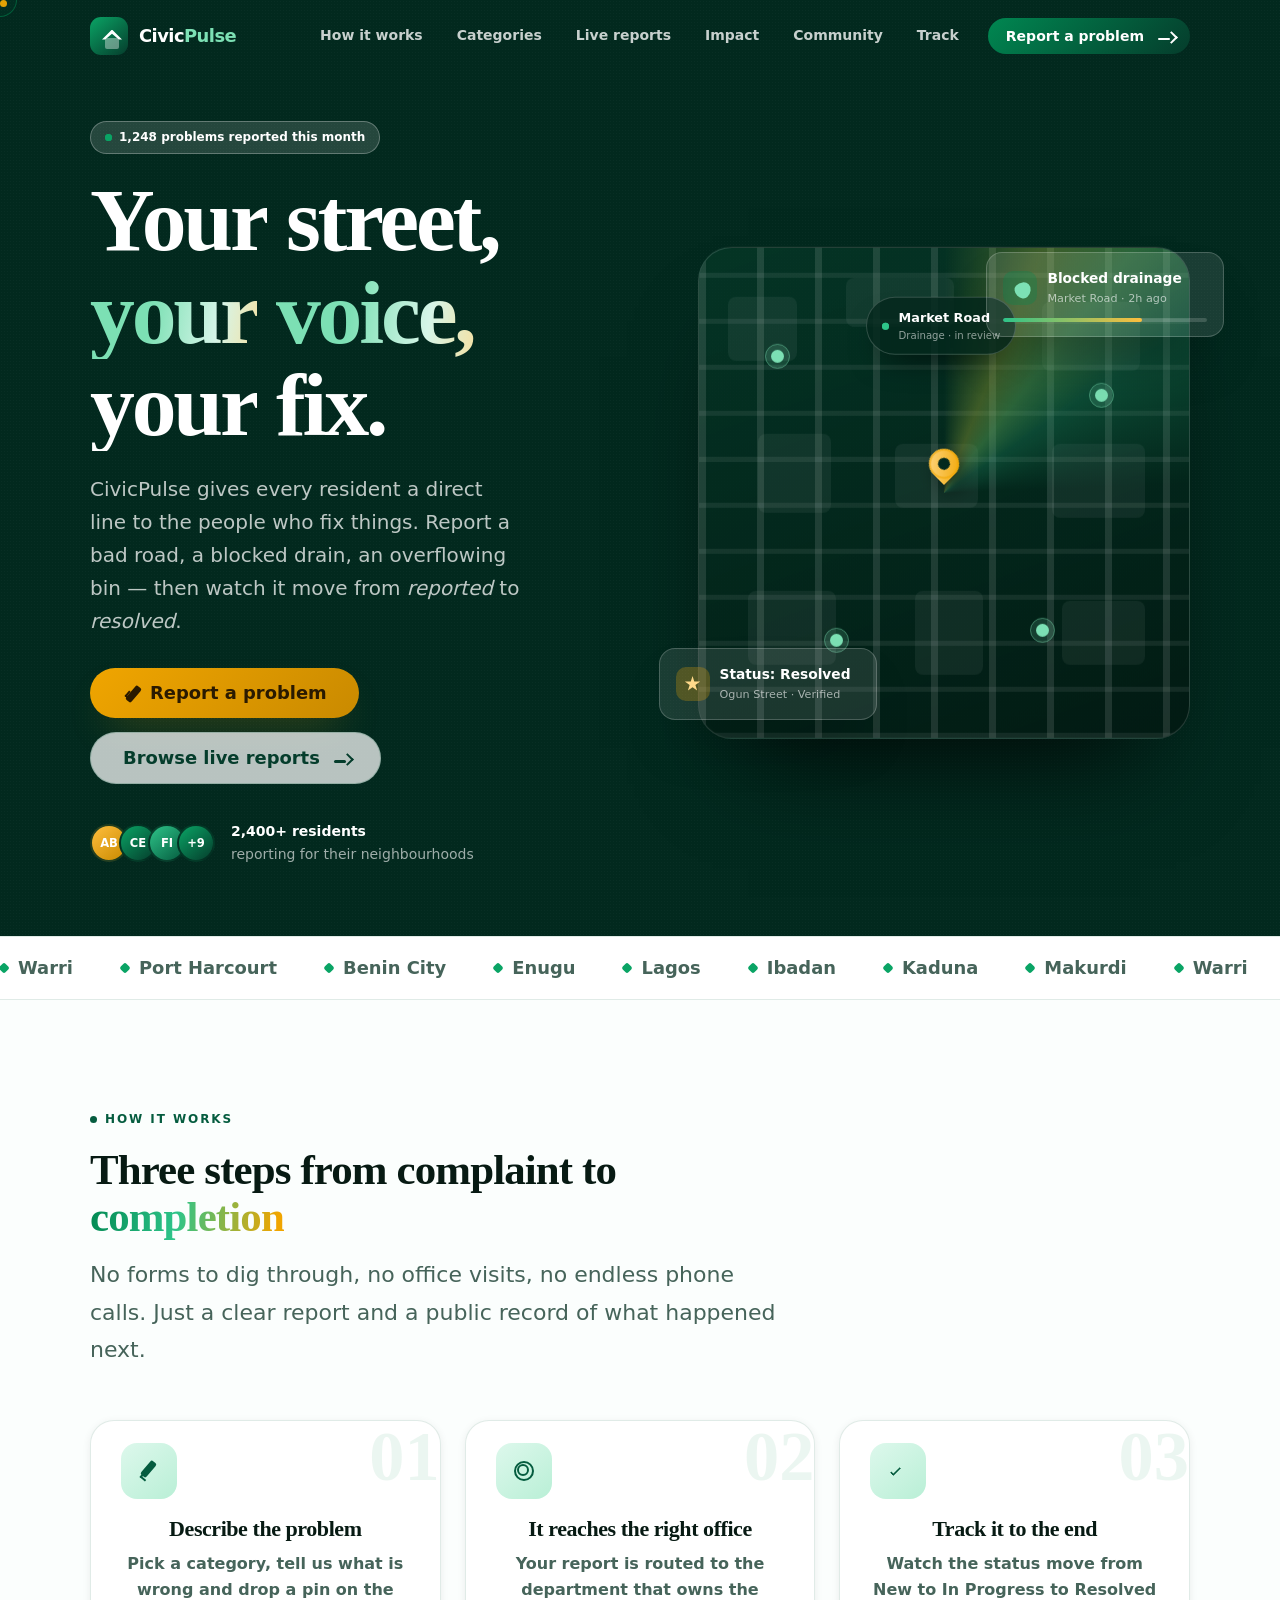
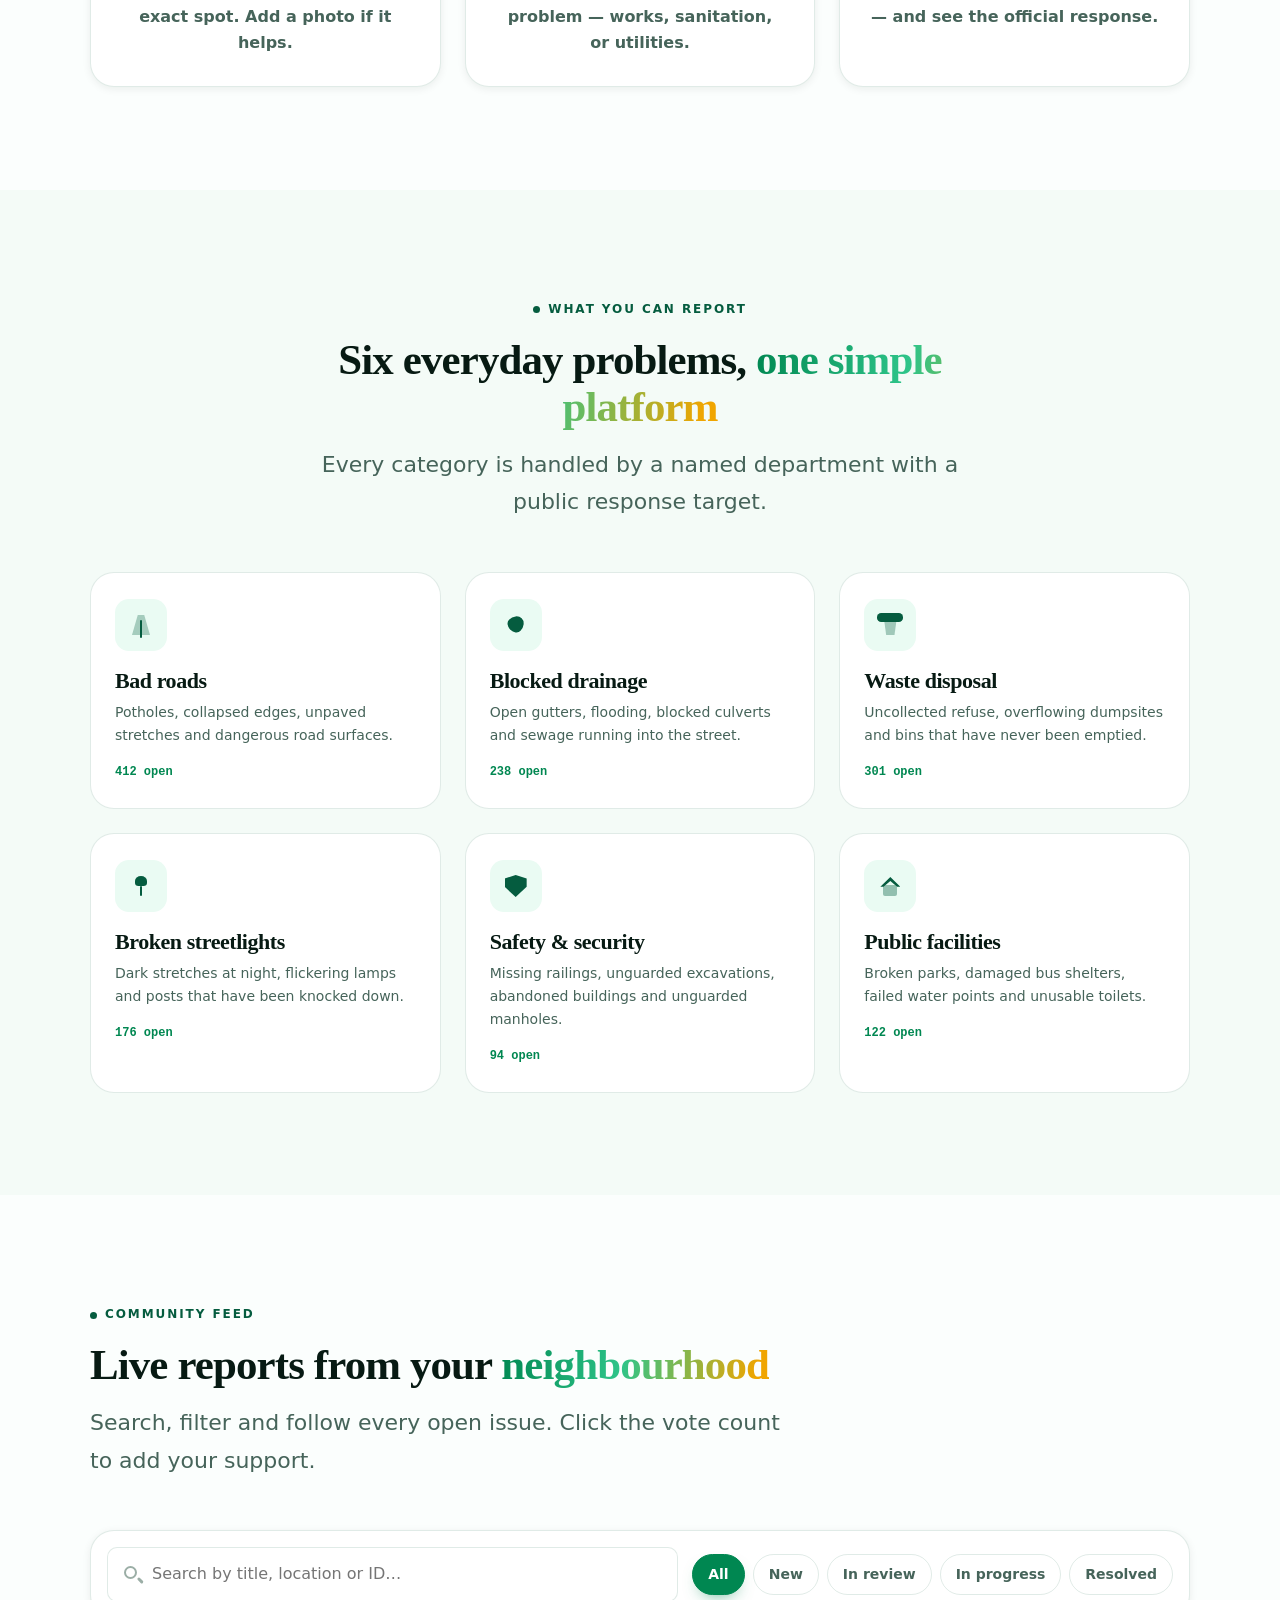
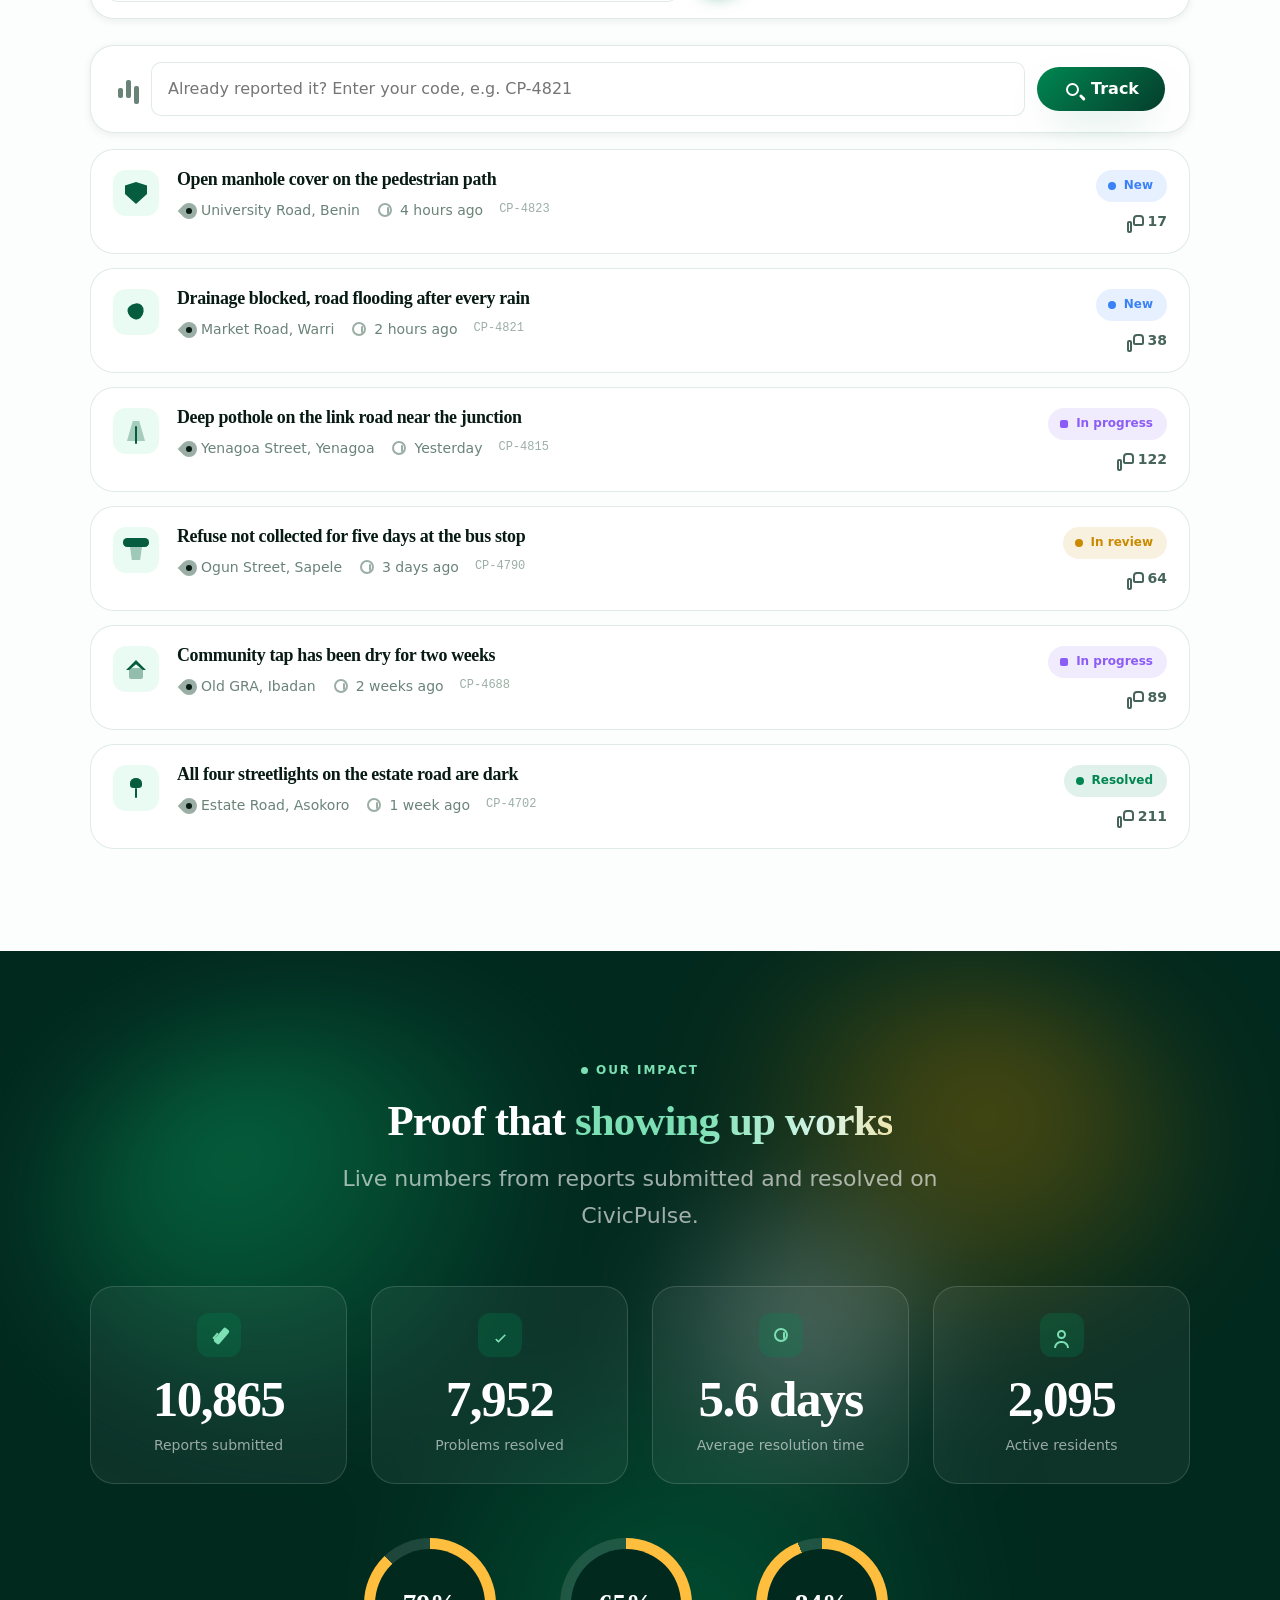
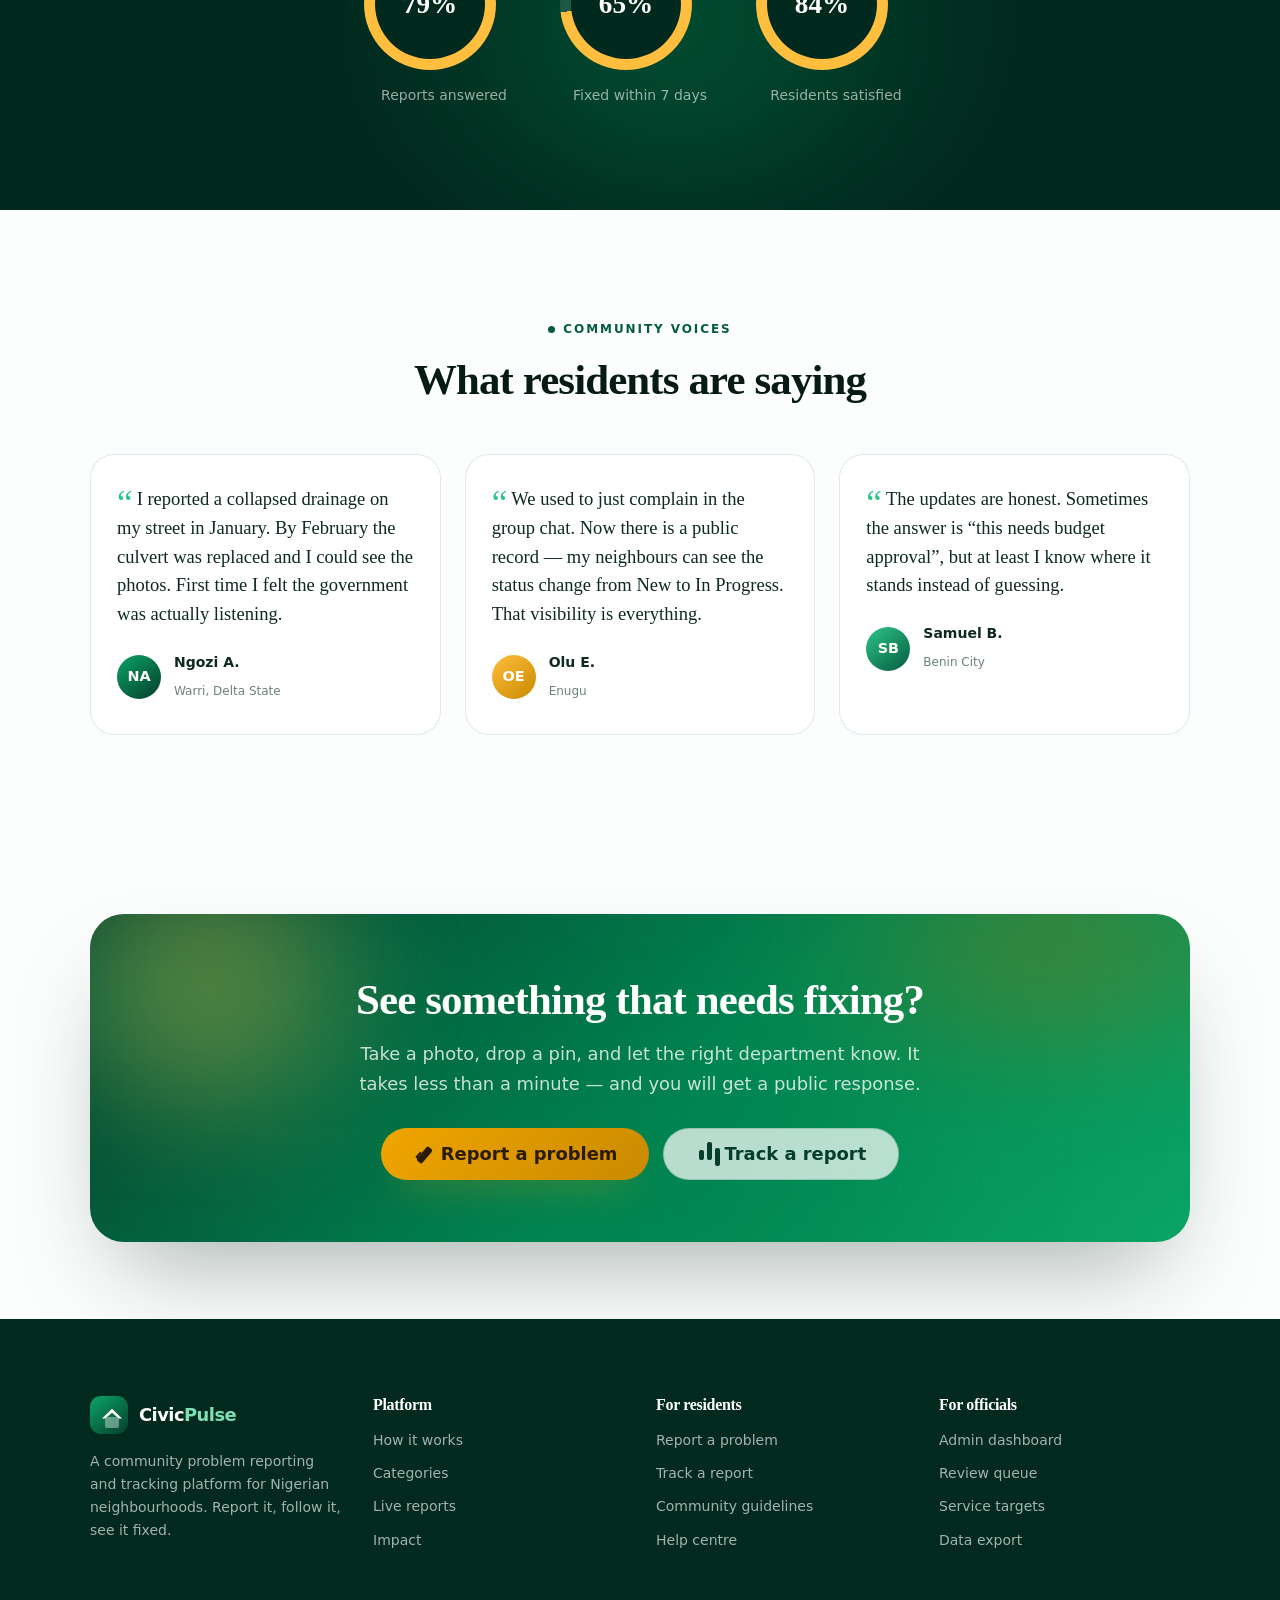
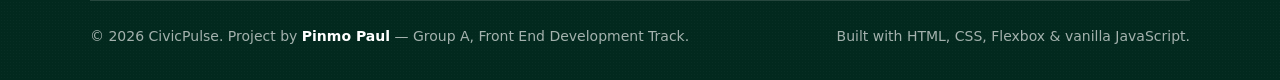
<file: index.html>
<!DOCTYPE html>
<html lang="en">
<head>
<meta charset="UTF-8" />
<meta name="viewport" content="width=device-width, initial-scale=1" />
<title>CivicPulse — Report &amp; Track Community Problems</title>
<meta name="description" content="CivicPulse lets residents report bad roads, blocked drainage, poor waste disposal and broken streetlights — and track exactly what is being done about them." />
<meta name="author" content="Pinmo Paul" />
<meta name="theme-color" content="#008751" />

<link rel="stylesheet" href="assets/css/base.css" />
<link rel="stylesheet" href="assets/css/animations.css" />
<link rel="stylesheet" href="assets/css/app.css" />
<link rel="stylesheet" href="assets/css/pages.css" />
<link rel="icon" href="[data-uri]" />

<script>
  // We hide the page content with css until the animation script is
  // ready to show it again. If that script does not load, we take the
  // class off after 3 seconds so the page is never left blank.
  document.documentElement.classList.add("cp-motion");
  setTimeout(function () {
    if (!window.cpReady) {
      document.documentElement.classList.remove("cp-motion");
    }
  }, 3000);
</script>
</head>

<body data-cursor="on">

<!-- Scroll progress bar -->
<div class="cp-progress" data-progress aria-hidden="true"></div>

<!-- HEADER -->
<header class="header header--over-dark" data-header>
  <nav class="container nav" aria-label="Main navigation">
    <a href="#home" class="nav__brand">
      <span class="nav__mark" aria-hidden="true">
        <span class="ico ico--home ico--sm"></span>
      </span>
      <span class="nav__brand-text">Civic<span>Pulse</span></span>
    </a>

    <button class="nav__toggle" data-nav-toggle aria-label="Toggle menu" aria-expanded="false">
      <span class="ico ico--menu"></span>
    </button>

    <div class="nav__links" id="nav-links" data-nav-links>
      <a href="#how"        class="nav__link" data-nav-link>How it works</a>
      <a href="#categories" class="nav__link" data-nav-link>Categories</a>
      <a href="#reports"    class="nav__link" data-nav-link>Live reports</a>
      <a href="#impact"     class="nav__link" data-nav-link>Impact</a>
      <a href="#voices"     class="nav__link" data-nav-link>Community</a>
      <a href="track.html"  class="nav__link" data-nav-link>Track</a>
      <a href="report.html" class="btn btn--primary btn--sm nav__cta" data-ripple data-magnetic="0.18">
        Report a problem
        <span class="ico ico--arrow ico--sm"></span>
      </a>
    </div>
  </nav>
</header>

<main>

<!-- HERO -->
<section class="hero cp-grain" id="home">
  <div class="hero__bg">
    <div class="cp-gradient-flow"></div>
    <div class="cp-aurora" aria-hidden="true">
      <span></span><span></span><span></span><span></span>
    </div>
    <div class="cp-grid-overlay" aria-hidden="true"></div>
  </div>

  <!-- Floating signal dots (pure CSS animation) -->
  <div class="signal" aria-hidden="true">
    <span style="left:8%;top:18%;animation-delay:-1s"></span>
    <span style="left:22%;top:62%;animation-delay:-2.4s"></span>
    <span style="left:35%;top:12%;animation-delay:-3.1s"></span>
    <span style="left:48%;top:78%;animation-delay:-0.6s"></span>
    <span style="left:58%;top:28%;animation-delay:-4.2s"></span>
    <span style="left:70%;top:66%;animation-delay:-1.7s"></span>
    <span style="left:82%;top:22%;animation-delay:-2.9s"></span>
    <span style="left:92%;top:54%;animation-delay:-3.6s"></span>
    <span style="left:14%;top:88%;animation-delay:-2.1s"></span>
    <span style="left:41%;top:44%;animation-delay:-4.8s"></span>
    <span style="left:66%;top:88%;animation-delay:-0.9s"></span>
    <span style="left:88%;top:40%;animation-delay:-3.3s"></span>
  </div>

  <div class="container hero__inner">
    <div class="hero__copy">
      <span class="pill pill--glass" data-reveal="fade">
        <span class="dot cp-live-dot" style="color:#0AA465"></span>
        1,248 problems reported this month
      </span>

      <h1>
        <span data-split="words" data-delay="1">Your street,</span><br />
        <span data-split="words" data-delay="3" class="cp-shimmer-text">your voice,</span><br />
        <span data-split="words" data-delay="5">your fix.</span>
      </h1>

      <p class="hero__lead" data-reveal="up" data-delay="4">
        CivicPulse gives every resident a direct line to the people who fix
        things. Report a bad road, a blocked drain, an overflowing bin — then
        watch it move from <em>reported</em> to <em>resolved</em>.
      </p>

      <div class="hero__actions" data-reveal="up" data-delay="5">
        <a href="report.html" class="btn btn--gold btn--lg" data-ripple data-magnetic="0.22">
          <span class="ico ico--pen ico--sm"></span>
          Report a problem
        </a>
        <a href="#reports" class="btn btn--ghost btn--lg" data-ripple>
          Browse live reports
          <span class="ico ico--arrow ico--sm"></span>
        </a>
      </div>

      <div class="hero__trust" data-reveal="up" data-delay="6">
        <div class="hero__avatars" aria-hidden="true">
          <span>AB</span><span>CE</span><span>FI</span><span>+9</span>
        </div>
        <p><strong>2,400+ residents</strong><br />reporting for their neighbourhoods</p>
      </div>
    </div>

    <!-- THE COMMUNITY MAP (pure CSS) -->
    <div class="hero__visual" data-reveal="zoom" data-delay="3">
      <div class="map" data-parallax="0.04">
        <div class="map__roads" aria-hidden="true"></div>

        <div class="map__blocks" aria-hidden="true">
          <span style="left:6%;top:10%;width:14%;height:13%"></span>
          <span style="left:30%;top:6%;width:22%;height:10%"></span>
          <span style="left:70%;top:11%;width:20%;height:14%"></span>
          <span style="left:12%;top:38%;width:15%;height:16%"></span>
          <span style="left:40%;top:40%;width:17%;height:13%"></span>
          <span style="left:72%;top:40%;width:19%;height:15%"></span>
          <span style="left:10%;top:70%;width:18%;height:15%"></span>
          <span style="left:44%;top:70%;width:14%;height:17%"></span>
          <span style="left:74%;top:72%;width:17%;height:13%"></span>
        </div>

        <div class="map__sweep" aria-hidden="true"></div>
        <div class="map__sweep map__sweep--gold" aria-hidden="true"></div>

        <span class="map__dot" style="--x:16%;--y:22%;animation-delay:.55s" aria-hidden="true"></span>
        <span class="map__dot" style="--x:82%;--y:30%;animation-delay:.75s" aria-hidden="true"></span>
        <span class="map__dot" style="--x:28%;--y:80%;animation-delay:.95s" aria-hidden="true"></span>
        <span class="map__dot" style="--x:70%;--y:78%;animation-delay:1.15s" aria-hidden="true"></span>

        <div class="map__pin" aria-hidden="true"></div>

        <div class="map__chip" style="top:10%;left:34%" data-reveal="left" data-delay="6">
          <span class="dot cp-live-dot" style="color:#2EC489"></span>
          <span><b>Market Road</b><small>Drainage · in review</small></span>
        </div>
      </div>

      <div class="float-card float-card--a" data-reveal="left" data-delay="7">
        <div class="float-card__row">
          <span class="float-card__icon"><span class="ico ico--water ico--sm"></span></span>
          <span>
            <strong>Blocked drainage</strong>
            <small>Market Road · 2h ago</small>
          </span>
        </div>
        <div class="float-card__bar"><i></i></div>
      </div>

      <div class="float-card float-card--b" data-reveal="right" data-delay="8">
        <div class="float-card__row">
          <span class="float-card__icon" style="background:rgba(240,165,0,.26);color:#FFD98A">
            <span class="ico ico--star ico--sm"></span>
          </span>
          <span>
            <strong>Status: Resolved</strong>
            <small>Ogun Street · Verified</small>
          </span>
        </div>
      </div>
    </div>
  </div>
</section>

<!-- TRUST STRIP -->
<div class="strip">
  <div class="cp-marquee" style="--marquee-speed:38s">
    <div class="cp-marquee__track">
      <span class="cp-marquee__item">Warri</span>
      <span class="cp-marquee__item">Port Harcourt</span>
      <span class="cp-marquee__item">Benin City</span>
      <span class="cp-marquee__item">Enugu</span>
      <span class="cp-marquee__item">Lagos</span>
      <span class="cp-marquee__item">Ibadan</span>
      <span class="cp-marquee__item">Kaduna</span>
      <span class="cp-marquee__item">Makurdi</span>
      <span class="cp-marquee__item">Warri</span>
      <span class="cp-marquee__item">Port Harcourt</span>
      <span class="cp-marquee__item">Benin City</span>
      <span class="cp-marquee__item">Enugu</span>
      <span class="cp-marquee__item">Lagos</span>
      <span class="cp-marquee__item">Ibadan</span>
      <span class="cp-marquee__item">Kaduna</span>
      <span class="cp-marquee__item">Makurdi</span>
    </div>
  </div>
</div>

<!-- HOW IT WORKS -->
<section class="section" id="how">
  <div class="container">
    <div class="section-head" data-reveal="up">
      <span class="eyebrow" data-reveal="fade"><span class="dot"></span> How it works</span>
      <h2 style="margin-top:14px">Three steps from complaint to <span class="text-gradient">completion</span></h2>
      <p class="lead">No forms to dig through, no office visits, no endless phone calls. Just a clear report and a public record of what happened next.</p>
    </div>

    <div class="grid grid--3" data-stagger="140">
      <article class="card card--hover step" data-reveal="up">
        <span class="step__num" aria-hidden="true">01</span>
        <div class="step__icon"><span class="ico ico--pen"></span></div>
        <h3>Describe the problem</h3>
        <p>Pick a category, tell us what is wrong and drop a pin on the exact spot. Add a photo if it helps.</p>
      </article>

      <article class="card card--hover step" data-reveal="up">
        <span class="step__num" aria-hidden="true">02</span>
        <div class="step__icon"><span class="ico ico--globe"></span></div>
        <h3>It reaches the right office</h3>
        <p>Your report is routed to the department that owns the problem — works, sanitation, or utilities.</p>
      </article>

      <article class="card card--hover step" data-reveal="up">
        <span class="step__num" aria-hidden="true">03</span>
        <div class="step__icon"><span class="ico ico--check"></span></div>
        <h3>Track it to the end</h3>
        <p>Watch the status move from <strong>New</strong> to <strong>In Progress</strong> to <strong>Resolved</strong> — and see the official response.</p>
      </article>
    </div>
  </div>
</section>

<!-- CATEGORIES -->
<section class="section section--mint" id="categories">
  <div class="container">
    <div class="section-head section-head--center" data-reveal="up">
      <span class="eyebrow" data-reveal="fade"><span class="dot"></span> What you can report</span>
      <h2 style="margin-top:14px">Six everyday problems, <span class="text-gradient">one simple platform</span></h2>
      <p class="lead">Every category is handled by a named department with a public response target.</p>
    </div>

    <div class="grid grid--3" data-stagger="90">
      <article class="cat" data-tilt="7" data-reveal="up">
        <div class="cat__icon"><span class="ico ico--road"></span></div>
        <h3>Bad roads</h3>
        <p>Potholes, collapsed edges, unpaved stretches and dangerous road surfaces.</p>
        <span class="cat__count">412 open</span>
      </article>

      <article class="cat" data-tilt="7" data-reveal="up">
        <div class="cat__icon"><span class="ico ico--water"></span></div>
        <h3>Blocked drainage</h3>
        <p>Open gutters, flooding, blocked culverts and sewage running into the street.</p>
        <span class="cat__count">238 open</span>
      </article>

      <article class="cat" data-tilt="7" data-reveal="up">
        <div class="cat__icon"><span class="ico ico--bin"></span></div>
        <h3>Waste disposal</h3>
        <p>Uncollected refuse, overflowing dumpsites and bins that have never been emptied.</p>
        <span class="cat__count">301 open</span>
      </article>

      <article class="cat" data-tilt="7" data-reveal="up">
        <div class="cat__icon"><span class="ico ico--lamp"></span></div>
        <h3>Broken streetlights</h3>
        <p>Dark stretches at night, flickering lamps and posts that have been knocked down.</p>
        <span class="cat__count">176 open</span>
      </article>

      <article class="cat" data-tilt="7" data-reveal="up">
        <div class="cat__icon"><span class="ico ico--shield"></span></div>
        <h3>Safety &amp; security</h3>
        <p>Missing railings, unguarded excavations, abandoned buildings and unguarded manholes.</p>
        <span class="cat__count">94 open</span>
      </article>

      <article class="cat" data-tilt="7" data-reveal="up">
        <div class="cat__icon"><span class="ico ico--home"></span></div>
        <h3>Public facilities</h3>
        <p>Broken parks, damaged bus shelters, failed water points and unusable toilets.</p>
        <span class="cat__count">122 open</span>
      </article>
    </div>
  </div>
</section>

<!-- LIVE REPORTS -->
<section class="section" id="reports">
  <div class="container">
    <div class="section-head" data-reveal="up">
      <span class="eyebrow" data-reveal="fade"><span class="dot"></span> Community feed</span>
      <h2 style="margin-top:14px">Live reports from your <span class="text-gradient">neighbourhood</span></h2>
      <p class="lead">Search, filter and follow every open issue. Click the vote count to add your support.</p>
    </div>

    <div class="toolbar" data-reveal="up" data-delay="2">
      <div class="toolbar__search">
        <span class="ico ico--search" aria-hidden="true"></span>
        <input class="input" type="search" id="report-search" placeholder="Search by title, location or ID…" aria-label="Search reports" />
      </div>
      <div class="filters" id="report-filters" role="group" aria-label="Filter reports">
        <button class="filter is-active" data-filter="all">All</button>
        <button class="filter" data-filter="New">New</button>
        <button class="filter" data-filter="In Review">In review</button>
        <button class="filter" data-filter="In Progress">In progress</button>
        <button class="filter" data-filter="Resolved">Resolved</button>
      </div>
    </div>

    <!-- quick tracker -->
    <div class="track-bar" style="margin-bottom:var(--sp-4)" data-reveal="up" data-delay="3">
      <span class="ico ico--chart" style="color:var(--ink-400)" aria-hidden="true"></span>
      <input class="input" type="search" id="quick-track" placeholder="Already reported it? Enter your code, e.g. CP-4821" aria-label="Track a report by reference code" />
      <a href="track.html" class="btn btn--primary" id="quick-track-link" data-ripple>
        <span class="ico ico--search ico--sm"></span>
        Track
      </a>
    </div>

    <div class="report-list" id="report-list" data-stagger="70">

      <article class="report" data-status="New" data-category="Drainage" data-reveal="up">
        <div class="report__icon"><span class="ico ico--water"></span></div>
        <div>
          <h3>Drainage blocked, road flooding after every rain</h3>
          <div class="report__meta">
            <span><span class="ico ico--pin ico--sm" style="color:var(--ink-300)"></span> Market Road, Warri</span>
            <span><span class="ico ico--clock ico--sm" style="color:var(--ink-300)"></span> 2 hours ago</span>
            <span class="report__id">CP-4821</span>
          </div>
        </div>
        <div class="report__side">
          <span class="cp-status cp-status--new"><i class="cp-status__dot"></i>New</span>
          <span class="report__votes"><span class="ico ico--thumb ico--sm"></span> 38</span>
        </div>
      </article>

      <article class="report" data-status="In Progress" data-category="Roads" data-reveal="up">
        <div class="report__icon"><span class="ico ico--road"></span></div>
        <div>
          <h3>Deep pothole on the link road near the junction</h3>
          <div class="report__meta">
            <span><span class="ico ico--pin ico--sm" style="color:var(--ink-300)"></span> Yenagoa Street, Yenagoa</span>
            <span><span class="ico ico--clock ico--sm" style="color:var(--ink-300)"></span> Yesterday</span>
            <span class="report__id">CP-4815</span>
          </div>
        </div>
        <div class="report__side">
          <span class="cp-status cp-status--progress"><i class="cp-status__dot"></i>In progress</span>
          <span class="report__votes"><span class="ico ico--thumb ico--sm"></span> 122</span>
        </div>
      </article>

      <article class="report" data-status="In Review" data-category="Waste" data-reveal="up">
        <div class="report__icon"><span class="ico ico--bin"></span></div>
        <div>
          <h3>Refuse not collected for five days at the bus stop</h3>
          <div class="report__meta">
            <span><span class="ico ico--pin ico--sm" style="color:var(--ink-300)"></span> Ogun Street, Sapele</span>
            <span><span class="ico ico--clock ico--sm" style="color:var(--ink-300)"></span> 3 days ago</span>
            <span class="report__id">CP-4790</span>
          </div>
        </div>
        <div class="report__side">
          <span class="cp-status cp-status--review"><i class="cp-status__dot"></i>In review</span>
          <span class="report__votes"><span class="ico ico--thumb ico--sm"></span> 64</span>
        </div>
      </article>

      <article class="report" data-status="Resolved" data-category="Streetlights" data-reveal="up">
        <div class="report__icon"><span class="ico ico--lamp"></span></div>
        <div>
          <h3>All four streetlights on the estate road are dark</h3>
          <div class="report__meta">
            <span><span class="ico ico--pin ico--sm" style="color:var(--ink-300)"></span> Estate Road, Asokoro</span>
            <span><span class="ico ico--clock ico--sm" style="color:var(--ink-300)"></span> 1 week ago</span>
            <span class="report__id">CP-4702</span>
          </div>
        </div>
        <div class="report__side">
          <span class="cp-status cp-status--fixed"><i class="cp-status__dot"></i>Resolved</span>
          <span class="report__votes"><span class="ico ico--thumb ico--sm"></span> 211</span>
        </div>
      </article>

      <article class="report" data-status="New" data-category="Safety" data-reveal="up">
        <div class="report__icon"><span class="ico ico--shield"></span></div>
        <div>
          <h3>Open manhole cover on the pedestrian path</h3>
          <div class="report__meta">
            <span><span class="ico ico--pin ico--sm" style="color:var(--ink-300)"></span> University Road, Benin</span>
            <span><span class="ico ico--clock ico--sm" style="color:var(--ink-300)"></span> 4 hours ago</span>
            <span class="report__id">CP-4823</span>
          </div>
        </div>
        <div class="report__side">
          <span class="cp-status cp-status--new"><i class="cp-status__dot"></i>New</span>
          <span class="report__votes"><span class="ico ico--thumb ico--sm"></span> 17</span>
        </div>
      </article>

      <article class="report" data-status="In Progress" data-category="Facilities" data-reveal="up">
        <div class="report__icon"><span class="ico ico--home"></span></div>
        <div>
          <h3>Community tap has been dry for two weeks</h3>
          <div class="report__meta">
            <span><span class="ico ico--pin ico--sm" style="color:var(--ink-300)"></span> Old GRA, Ibadan</span>
            <span><span class="ico ico--clock ico--sm" style="color:var(--ink-300)"></span> 2 weeks ago</span>
            <span class="report__id">CP-4688</span>
          </div>
        </div>
        <div class="report__side">
          <span class="cp-status cp-status--progress"><i class="cp-status__dot"></i>In progress</span>
          <span class="report__votes"><span class="ico ico--thumb ico--sm"></span> 89</span>
        </div>
      </article>

    </div>

    <div class="empty" id="report-empty" hidden>
      <p style="font-size:1.1rem;font-weight:600;color:var(--ink-700)">No reports match that search</p>
      <p style="margin-top:6px">Try a different keyword or clear the filters.</p>
    </div>
  </div>
</section>

<!-- IMPACT -->
<section class="section section--deep impact" id="impact">
  <div class="impact__deco cp-aurora" aria-hidden="true">
    <span></span><span></span><span></span><span></span>
  </div>
  <div class="container" style="position:relative;z-index:2">
    <div class="section-head section-head--center" data-reveal="up">
      <span class="eyebrow" style="color:var(--ng-green-300)" data-reveal="fade"><span class="dot"></span> Our impact</span>
      <h2 style="margin-top:14px">Proof that <span class="cp-shimmer-text">showing up works</span></h2>
      <p class="lead" style="color:rgba(255,255,255,.62)">Live numbers from reports submitted and resolved on CivicPulse.</p>
    </div>

    <div class="grid grid--4" data-stagger="110">
      <div class="stat" data-reveal="up">
        <div class="stat__icon"><span class="ico ico--pen ico--sm"></span></div>
        <div class="stat__value" data-count-to="12480" data-count-duration="2000">0</div>
        <div class="stat__label">Reports submitted</div>
      </div>
      <div class="stat" data-reveal="up">
        <div class="stat__icon"><span class="ico ico--check ico--sm"></span></div>
        <div class="stat__value" data-count-to="9134" data-count-duration="2000">0</div>
        <div class="stat__label">Problems resolved</div>
      </div>
      <div class="stat" data-reveal="up">
        <div class="stat__icon"><span class="ico ico--clock ico--sm"></span></div>
        <div class="stat__value" data-count-to="6.4" data-count-decimals="1" data-count-suffix=" days" data-count-duration="2000">0</div>
        <div class="stat__label">Average resolution time</div>
      </div>
      <div class="stat" data-reveal="up">
        <div class="stat__icon"><span class="ico ico--users ico--sm"></span></div>
        <div class="stat__value" data-count-to="2406" data-count-duration="2000">0</div>
        <div class="stat__label">Active residents</div>
      </div>
    </div>

    <div class="gauges" style="margin-top:54px" data-stagger="140">
      <div class="gauge" data-reveal="zoom">
        <div class="cp-ring" style="--p:88">
          <span class="cp-ring__value" data-count-to="88" data-count-suffix="%">0</span>
        </div>
        <div class="gauge__label">Reports answered</div>
      </div>
      <div class="gauge" data-reveal="zoom">
        <div class="cp-ring" style="--p:73">
          <span class="cp-ring__value" data-count-to="73" data-count-suffix="%">0</span>
        </div>
        <div class="gauge__label">Fixed within 7 days</div>
      </div>
      <div class="gauge" data-reveal="zoom">
        <div class="cp-ring" style="--p:94">
          <span class="cp-ring__value" data-count-to="94" data-count-suffix="%">0</span>
        </div>
        <div class="gauge__label">Residents satisfied</div>
      </div>
    </div>
  </div>
</section>

<!-- VOICES -->
<section class="section" id="voices">
  <div class="container">
    <div class="section-head section-head--center" data-reveal="up">
      <span class="eyebrow" data-reveal="fade"><span class="dot"></span> Community voices</span>
      <h2 style="margin-top:14px">What residents are saying</h2>
    </div>

    <div class="grid grid--3" data-stagger="130">
      <article class="voice" data-reveal="up">
        <p class="voice__quote">I reported a collapsed drainage on my street in January. By February the culvert was replaced and I could see the photos. First time I felt the government was actually listening.</p>
        <div class="voice__who">
          <span class="voice__avatar">NA</span>
          <span><strong>Ngozi A.</strong><small>Warri, Delta State</small></span>
        </div>
      </article>

      <article class="voice" data-reveal="up">
        <p class="voice__quote">We used to just complain in the group chat. Now there is a public record — my neighbours can see the status change from New to In Progress. That visibility is everything.</p>
        <div class="voice__who">
          <span class="voice__avatar">OE</span>
          <span><strong>Olu E.</strong><small>Enugu</small></span>
        </div>
      </article>

      <article class="voice" data-reveal="up">
        <p class="voice__quote">The updates are honest. Sometimes the answer is “this needs budget approval”, but at least I know where it stands instead of guessing.</p>
        <div class="voice__who">
          <span class="voice__avatar">SB</span>
          <span><strong>Samuel B.</strong><small>Benin City</small></span>
        </div>
      </article>
    </div>
  </div>
</section>

<!-- CTA -->
<section class="section section--tight" id="report">
  <div class="container">
    <div class="cta-panel cp-grain" data-reveal="zoom">
      <div class="cp-aurora" aria-hidden="true"><span></span><span></span><span></span></div>
      <div class="cta-panel__blob cp-blob" aria-hidden="true"></div>
      <h2>See something that needs fixing?</h2>
      <p style="max-width:52ch;margin:16px auto 0">Take a photo, drop a pin, and let the right department know. It takes less than a minute — and you will get a public response.</p>
      <div class="hero__actions" style="justify-content:center">
        <a href="report.html" class="btn btn--gold btn--lg" data-ripple data-magnetic="0.22">
          <span class="ico ico--pen ico--sm"></span>
          Report a problem
        </a>
        <a href="track.html" class="btn btn--ghost btn--lg" data-ripple>
          <span class="ico ico--chart ico--sm"></span>
          Track a report
        </a>
      </div>
    </div>
  </div>
</section>

</main>

<!-- FOOTER -->
<footer class="footer cp-grain">
  <div class="container">
    <div class="footer__grid">
      <div style="max-width:320px">
        <div class="nav__brand" style="margin-bottom:16px">
          <span class="nav__mark" aria-hidden="true"><span class="ico ico--home ico--sm"></span></span>
          <span class="nav__brand-text" style="color:#fff">Civic<span style="color:var(--ng-green-300)">Pulse</span></span>
        </div>
        <p style="font-size:var(--fs-sm)">A community problem reporting and tracking platform for Nigerian neighbourhoods. Report it, follow it, see it fixed.</p>
      </div>

      <div>
        <h4>Platform</h4>
        <ul style="display:grid;gap:10px;font-size:var(--fs-sm)">
          <li><a href="#how">How it works</a></li>
          <li><a href="#categories">Categories</a></li>
          <li><a href="#reports">Live reports</a></li>
          <li><a href="#impact">Impact</a></li>
        </ul>
      </div>

      <div>
        <h4>For residents</h4>
        <ul style="display:grid;gap:10px;font-size:var(--fs-sm)">
          <li><a href="report.html">Report a problem</a></li>
          <li><a href="track.html">Track a report</a></li>
          <li><a href="#">Community guidelines</a></li>
          <li><a href="#">Help centre</a></li>
        </ul>
      </div>

      <div>
        <h4>For officials</h4>
        <ul style="display:grid;gap:10px;font-size:var(--fs-sm)">
          <li><a href="admin.html">Admin dashboard</a></li>
          <li><a href="admin.html">Review queue</a></li>
          <li><a href="#">Service targets</a></li>
          <li><a href="#">Data export</a></li>
        </ul>
      </div>
    </div>

    <div class="footer__bottom">
      <p>© 2026 CivicPulse. Project by <strong style="color:#fff">Pinmo Paul</strong> — Group A, Front End Development Track.</p>
      <p>Built with HTML, CSS, Flexbox &amp; vanilla JavaScript.</p>
    </div>
  </div>
</footer>

<script src="assets/js/animations.js"></script>
<script src="assets/js/data.js"></script>
<script src="assets/js/app.js"></script>
</body>
</html>
</file>
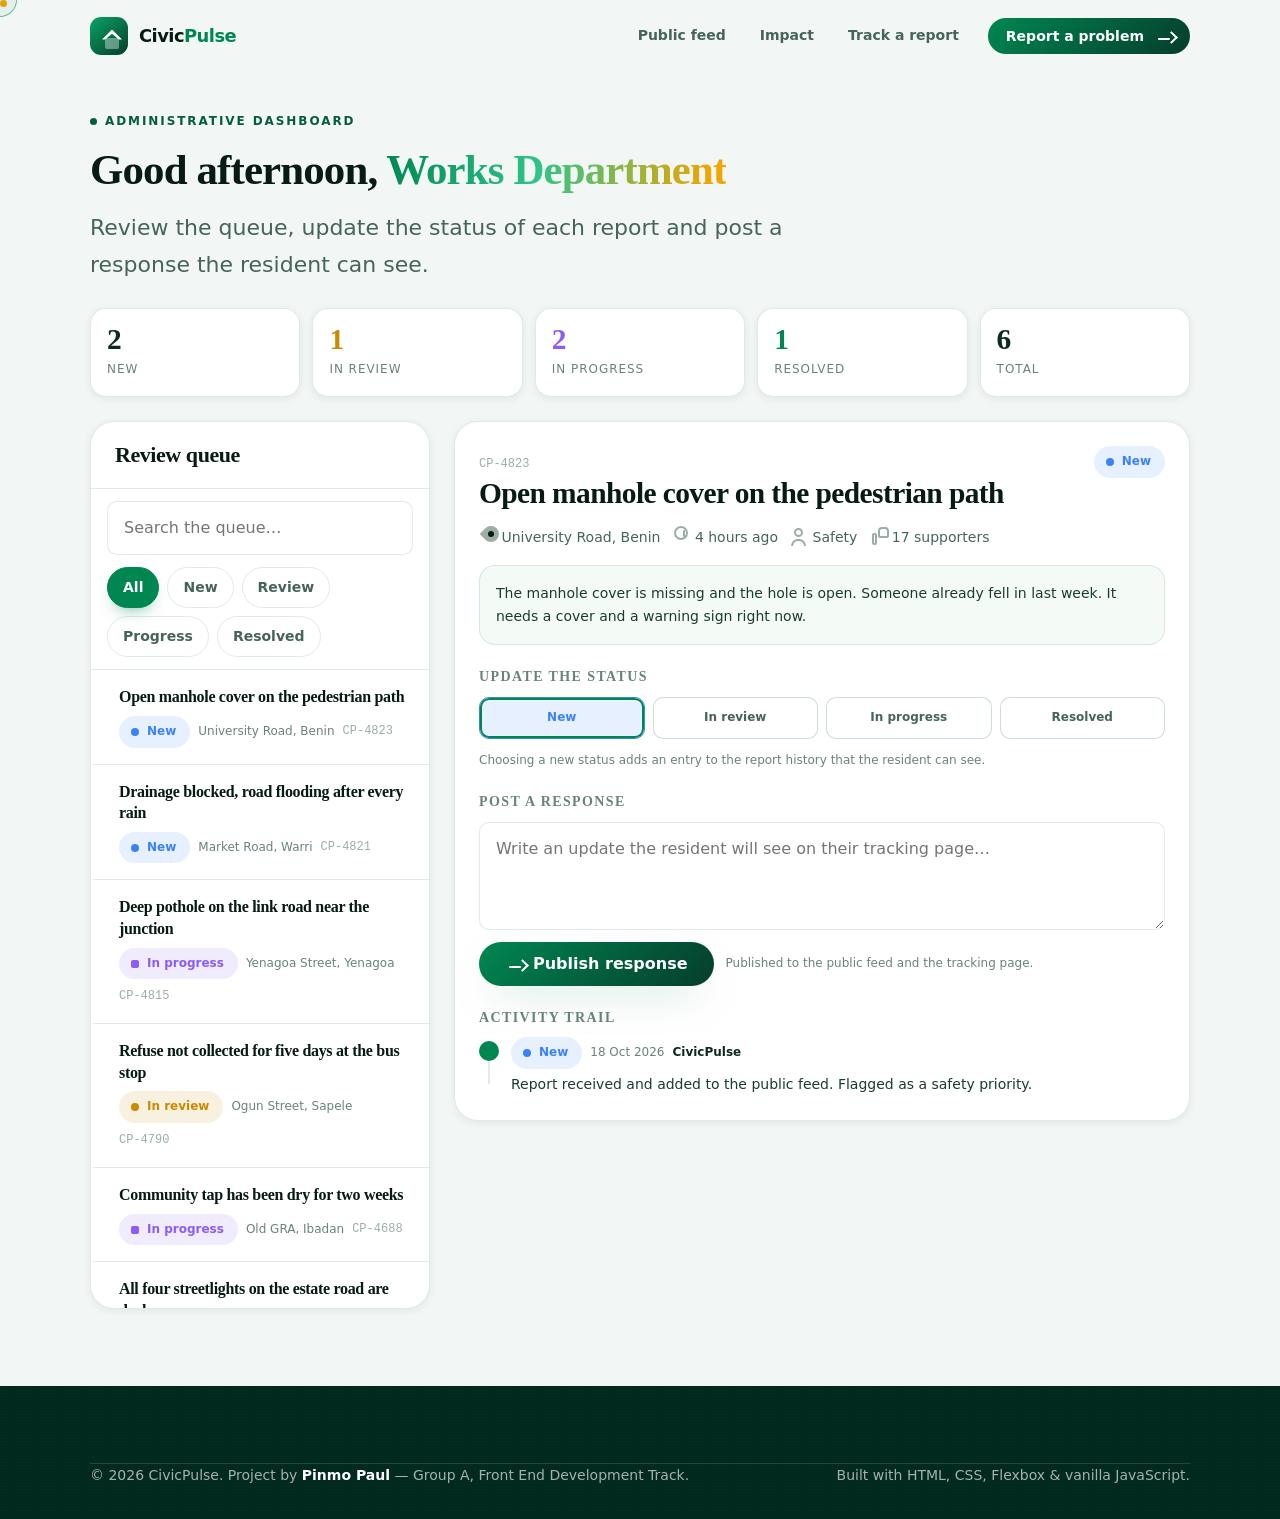
<file: admin.html>
<!DOCTYPE html>
<html lang="en">
<head>
<meta charset="UTF-8" />
<meta name="viewport" content="width=device-width, initial-scale=1" />
<title>Admin Dashboard — CivicPulse</title>
<meta name="description" content="CivicPulse administrative dashboard — review incoming community reports, update their status and post official responses." />
<meta name="author" content="Pinmo Paul" />
<meta name="theme-color" content="#008751" />

<link rel="stylesheet" href="assets/css/base.css" />
<link rel="stylesheet" href="assets/css/animations.css" />
<link rel="stylesheet" href="assets/css/app.css" />
<link rel="stylesheet" href="assets/css/pages.css" />
<link rel="icon" href="[data-uri]" />

<script>
  // We hide the page content with css until the animation script is
  // ready to show it again. If that script does not load, we take the
  // class off after 3 seconds so the page is never left blank.
  document.documentElement.classList.add("cp-motion");
  setTimeout(function () {
    if (!window.cpReady) {
      document.documentElement.classList.remove("cp-motion");
    }
  }, 3000);
</script>
</head>

<body class="admin" data-cursor="on">

<!-- HEADER -->
<header class="header" data-header>
  <nav class="container nav" aria-label="Main navigation">
    <a href="index.html" class="nav__brand">
      <span class="nav__mark" aria-hidden="true">
        <span class="ico ico--home ico--sm"></span>
      </span>
      <span class="nav__brand-text">Civic<span>Pulse</span></span>
    </a>

    <button class="nav__toggle" data-nav-toggle aria-label="Toggle menu" aria-expanded="false">
      <span class="ico ico--menu"></span>
    </button>

    <div class="nav__links" id="nav-links" data-nav-links>
      <a href="index.html#reports" class="nav__link" data-nav-link>Public feed</a>
      <a href="index.html#impact"  class="nav__link" data-nav-link>Impact</a>
      <a href="track.html"         class="nav__link" data-nav-link>Track a report</a>
      <a href="report.html" class="btn btn--primary btn--sm nav__cta" data-ripple data-magnetic="0.18">
        Report a problem
        <span class="ico ico--arrow ico--sm"></span>
      </a>
    </div>
  </nav>
</header>

<main>
  <section class="section section--tight" style="padding-top:calc(var(--header-h) + var(--sp-6))">
    <div class="container">

      <!-- ---------- dashboard title ---------- -->
      <div class="section-head" data-reveal="up" style="margin-bottom:var(--sp-5)">
        <span class="eyebrow"><span class="dot"></span> Administrative dashboard</span>
        <h2 style="margin-top:12px">Good afternoon, <span class="text-gradient">Works Department</span></h2>
        <p class="lead">Review the queue, update the status of each report and post a response the resident can see.</p>
      </div>

      <!-- ---------- the stat strip ---------- -->
      <div class="admin-stats" id="admin-stats" data-stagger="80">
        <div class="admin-stat" data-reveal="up"><b id="stat-new">0</b><span>New</span></div>
        <div class="admin-stat admin-stat--review" data-reveal="up"><b id="stat-review">0</b><span>In review</span></div>
        <div class="admin-stat admin-stat--progress" data-reveal="up"><b id="stat-progress">0</b><span>In progress</span></div>
        <div class="admin-stat admin-stat--fixed" data-reveal="up"><b id="stat-fixed">0</b><span>Resolved</span></div>
        <div class="admin-stat" data-reveal="up"><b id="stat-total">0</b><span>Total</span></div>
      </div>

      <!-- ---------- queue + detail ---------- -->
      <div class="admin__wrap">

        <!-- ---------- the review queue ---------- -->
        <div class="queue" data-reveal="left">
          <div class="queue__head">
            <h2>Review queue</h2>
            <span class="pill pill--glass" id="queue-count">0</span>
          </div>

          <div style="padding:var(--sp-3) var(--sp-4);border-bottom:1px solid var(--line)">
            <input class="input" type="search" id="admin-search" placeholder="Search the queue…" aria-label="Search the review queue" />
            <div class="filters" id="admin-filters" style="margin-top:var(--sp-3);flex-wrap:wrap">
              <button class="filter is-active" data-filter="all">All</button>
              <button class="filter" data-filter="New">New</button>
              <button class="filter" data-filter="In Review">Review</button>
              <button class="filter" data-filter="In Progress">Progress</button>
              <button class="filter" data-filter="Resolved">Resolved</button>
            </div>
          </div>

          <ul class="queue__list" id="admin-queue"></ul>
        </div>

        <!-- ---------- the detail panel ---------- -->
        <div class="admin__panel" id="admin-panel" data-reveal="right">

          <div id="admin-empty">
            <span class="ico ico--chart ico--lg" style="color:var(--ink-300)"></span>
            <h2 style="margin-top:var(--sp-3)">Choose a report to review</h2>
            <p class="muted" style="margin-top:8px">Pick any report from the queue on the left. You will be able to change its status and post a response.</p>
          </div>

          <div id="admin-detail" hidden>
            <div class="track-card__top">
              <div>
                <span class="report__id" id="d-id">CP-0000</span>
                <h2 id="d-title">Report title</h2>
              </div>
              <span class="cp-status cp-status--new" id="d-status"><i class="cp-status__dot"></i>New</span>
            </div>

            <div class="admin__detail-meta">
              <span><span class="ico ico--pin ico--sm" style="color:var(--ink-300)"></span> <span id="d-location">Location</span></span>
              <span><span class="ico ico--clock ico--sm" style="color:var(--ink-300)"></span> <span id="d-time">Just now</span></span>
              <span><span class="ico ico--users ico--sm" style="color:var(--ink-300)"></span> <span id="d-category">Category</span></span>
              <span><span class="ico ico--thumb ico--sm" style="color:var(--ink-300)"></span> <span id="d-votes">0</span> supporters</span>
            </div>

            <div class="admin__desc" id="d-description">Description</div>

            <!-- ---------- change the status ---------- -->
            <div class="admin__block">
              <h3>Update the status</h3>
              <div class="status-actions" id="status-actions">
                <button class="status-btn" data-status="New">New</button>
                <button class="status-btn" data-status="In Review">In review</button>
                <button class="status-btn" data-status="In Progress">In progress</button>
                <button class="status-btn" data-status="Resolved">Resolved</button>
              </div>
              <p class="reply-hint" style="margin-top:var(--sp-3)">Choosing a new status adds an entry to the report history that the resident can see.</p>
            </div>

            <!-- ---------- post a response ---------- -->
            <div class="admin__block">
              <h3>Post a response</h3>
              <div class="reply-box">
                <textarea class="textarea" id="d-reply" placeholder="Write an update the resident will see on their tracking page…"></textarea>
                <div style="display:flex;flex-wrap:wrap;gap:var(--sp-3);align-items:center">
                  <button class="btn btn--primary" id="d-reply-button" data-ripple>
                    <span class="ico ico--arrow ico--sm"></span>
                    Publish response
                  </button>
                  <span class="reply-hint">Published to the public feed and the tracking page.</span>
                </div>
              </div>
            </div>

            <!-- ---------- the history ---------- -->
            <div class="admin__block">
              <h3>Activity trail</h3>
              <ul class="timeline" id="d-timeline"></ul>
            </div>
          </div>

        </div>

      </div>
    </div>
  </section>
</main>

<footer class="footer cp-grain">
  <div class="container">
    <div class="footer__bottom" style="padding-top:0;margin-top:0">
      <p>© 2026 CivicPulse. Project by <strong style="color:#fff">Pinmo Paul</strong> — Group A, Front End Development Track.</p>
      <p>Built with HTML, CSS, Flexbox &amp; vanilla JavaScript.</p>
    </div>
  </div>
</footer>

<div class="toast" id="toast"><span class="ico ico--check ico--sm"></span><span id="toast-text">Done</span></div>

<script src="assets/js/animations.js"></script>
<script src="assets/js/data.js"></script>
<script src="assets/js/app.js"></script>
<script src="assets/js/pages.js"></script>
</body>
</html>
</file>
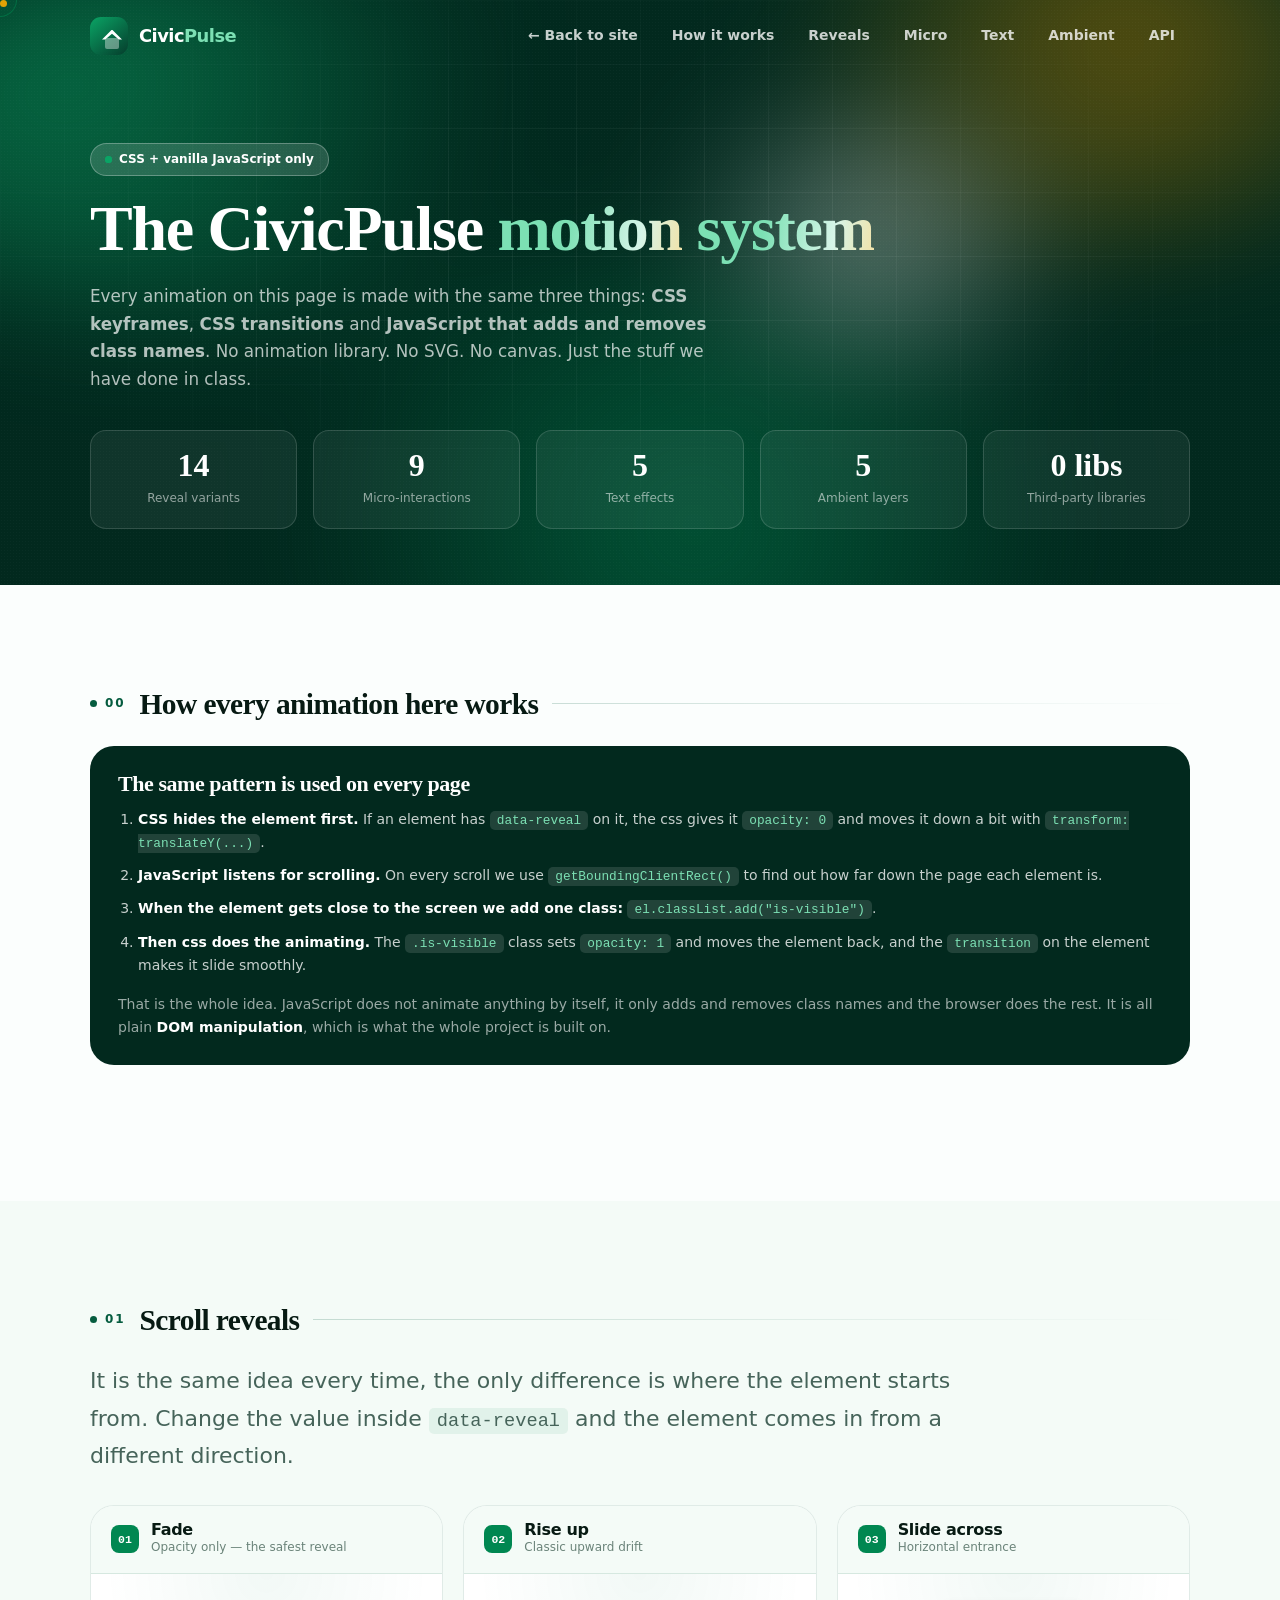
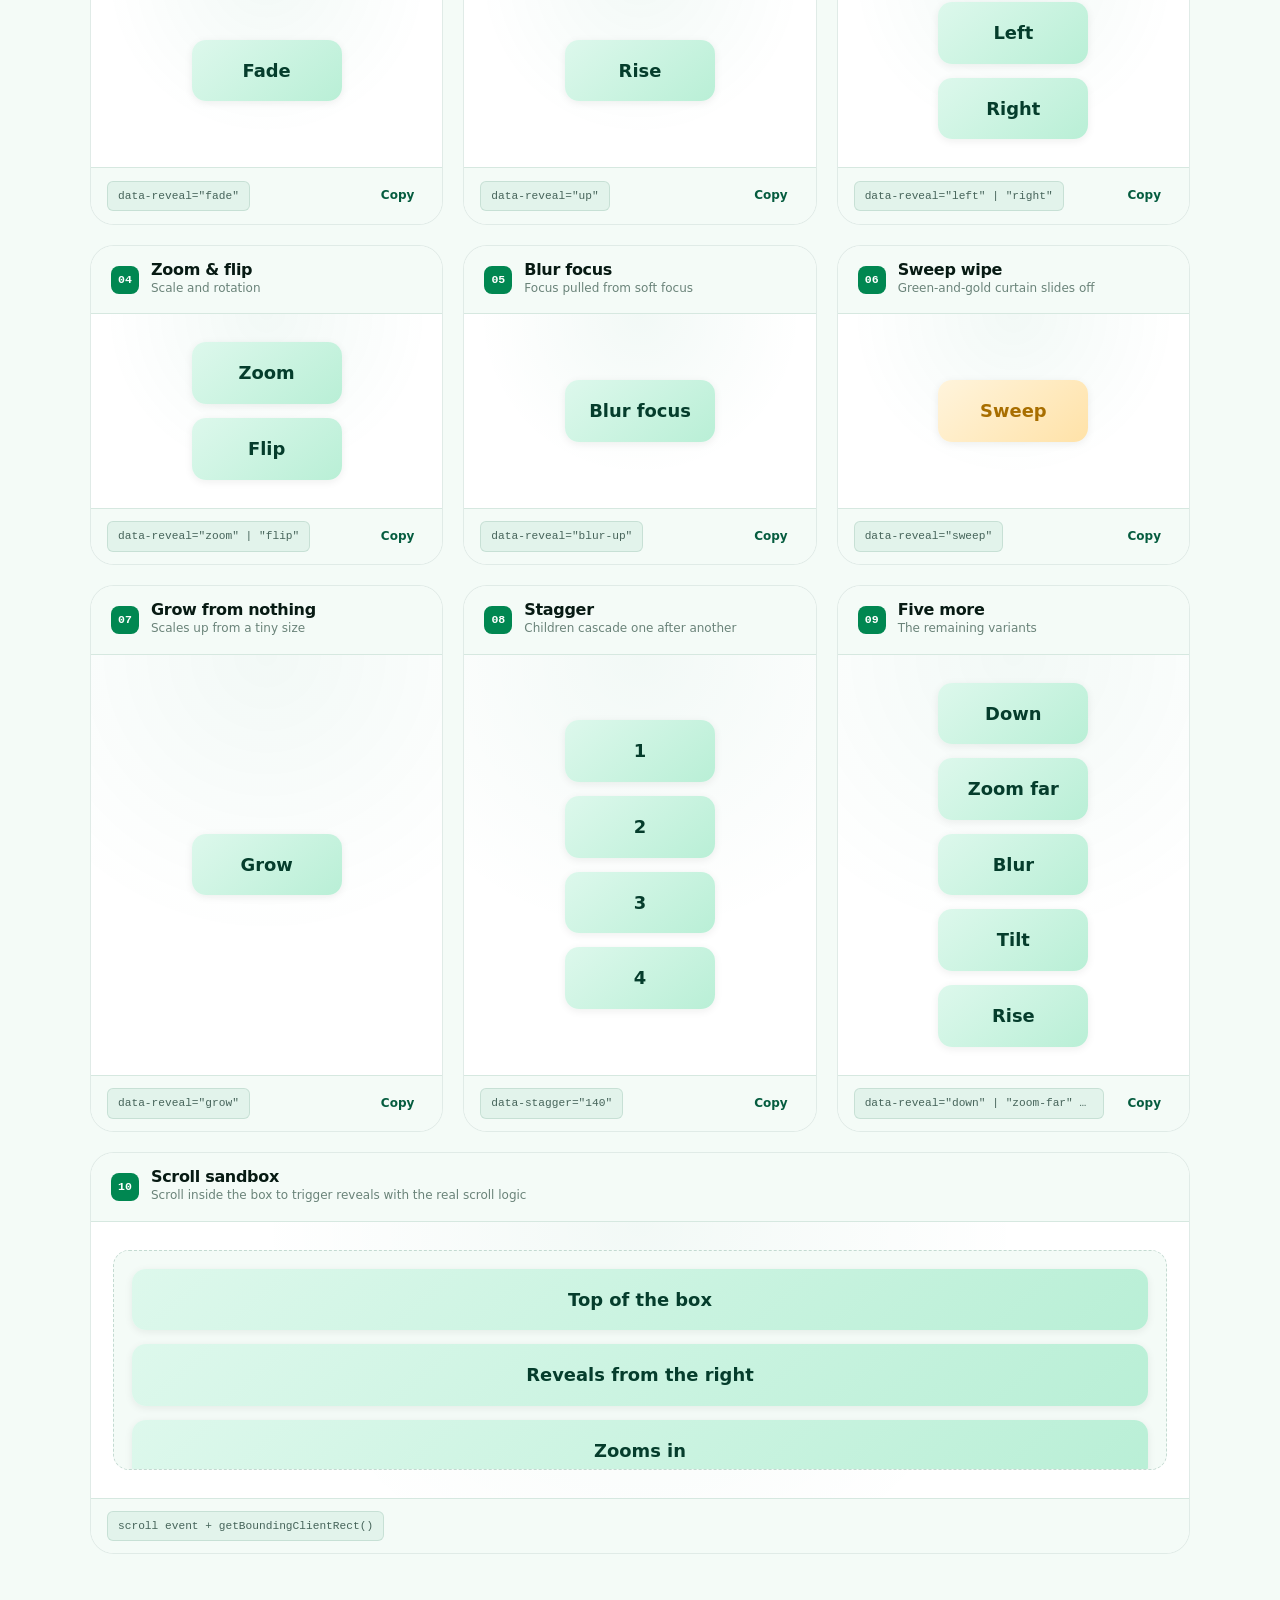
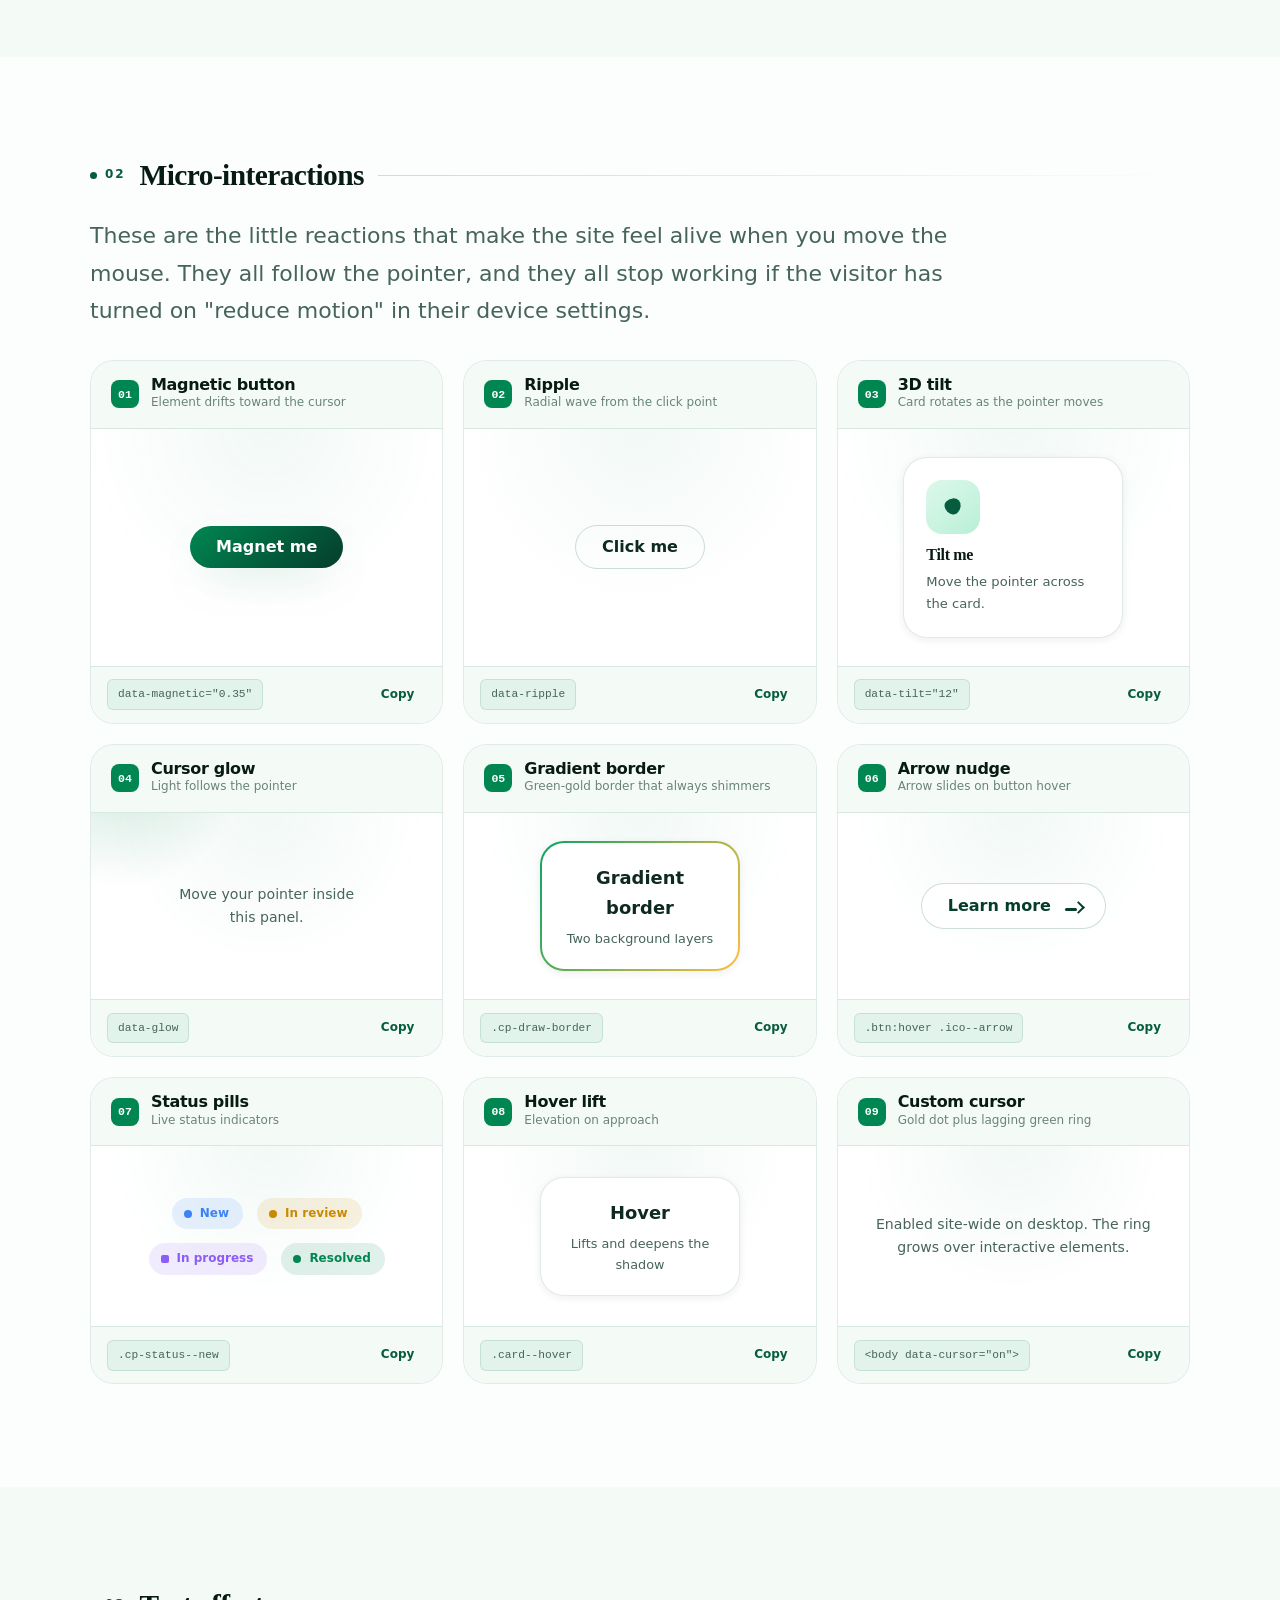
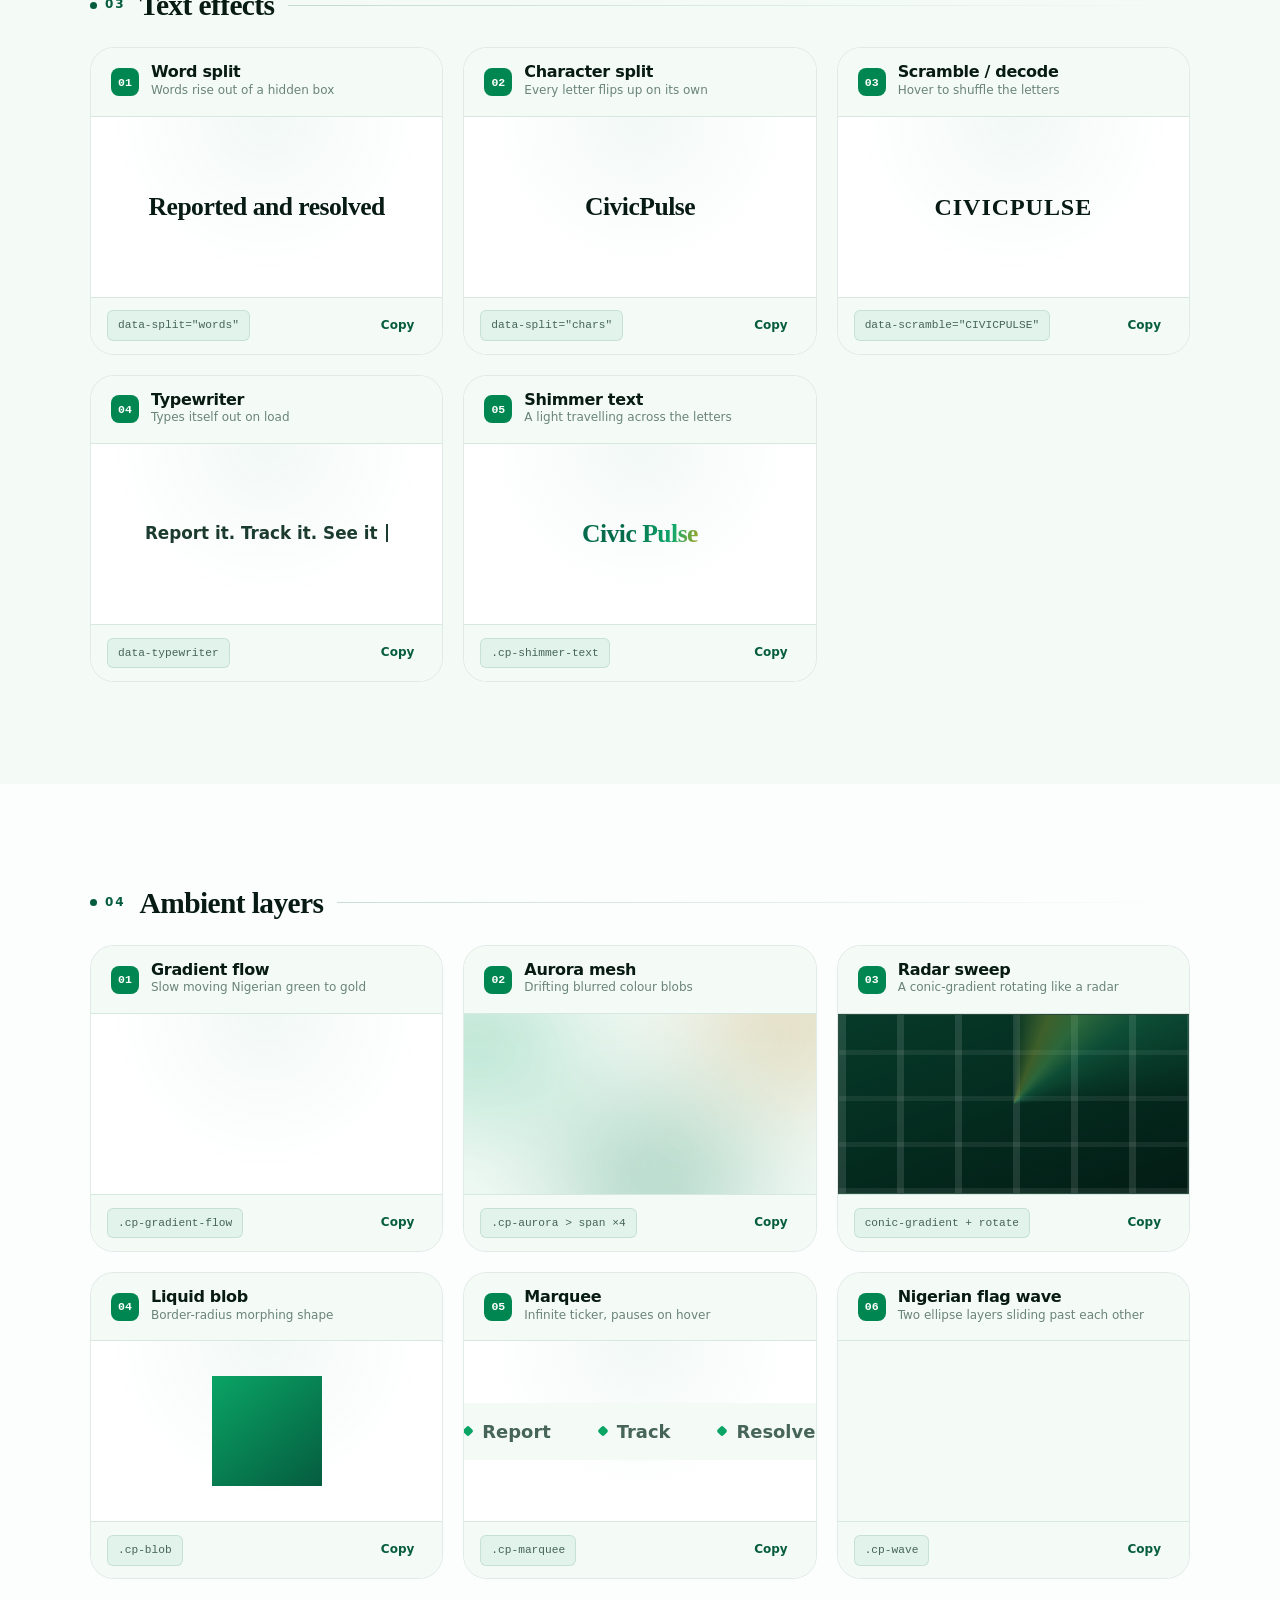
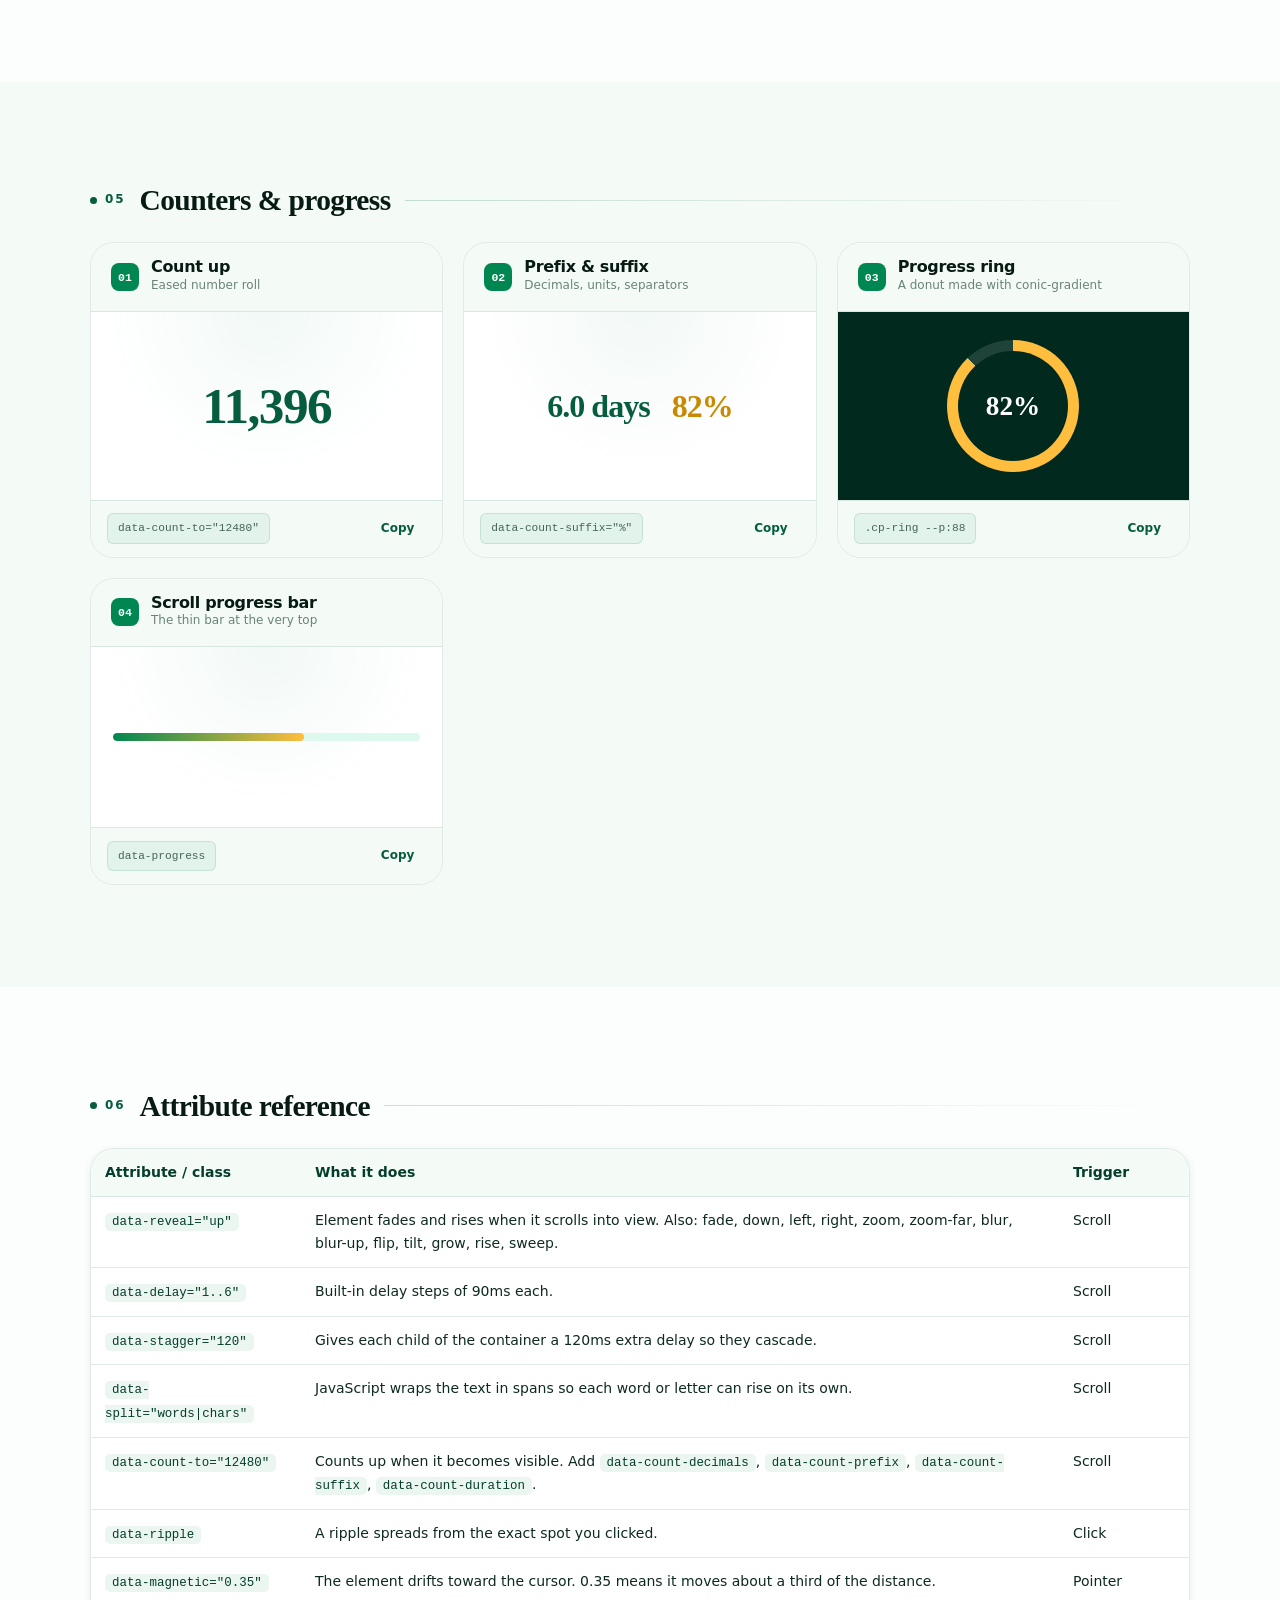
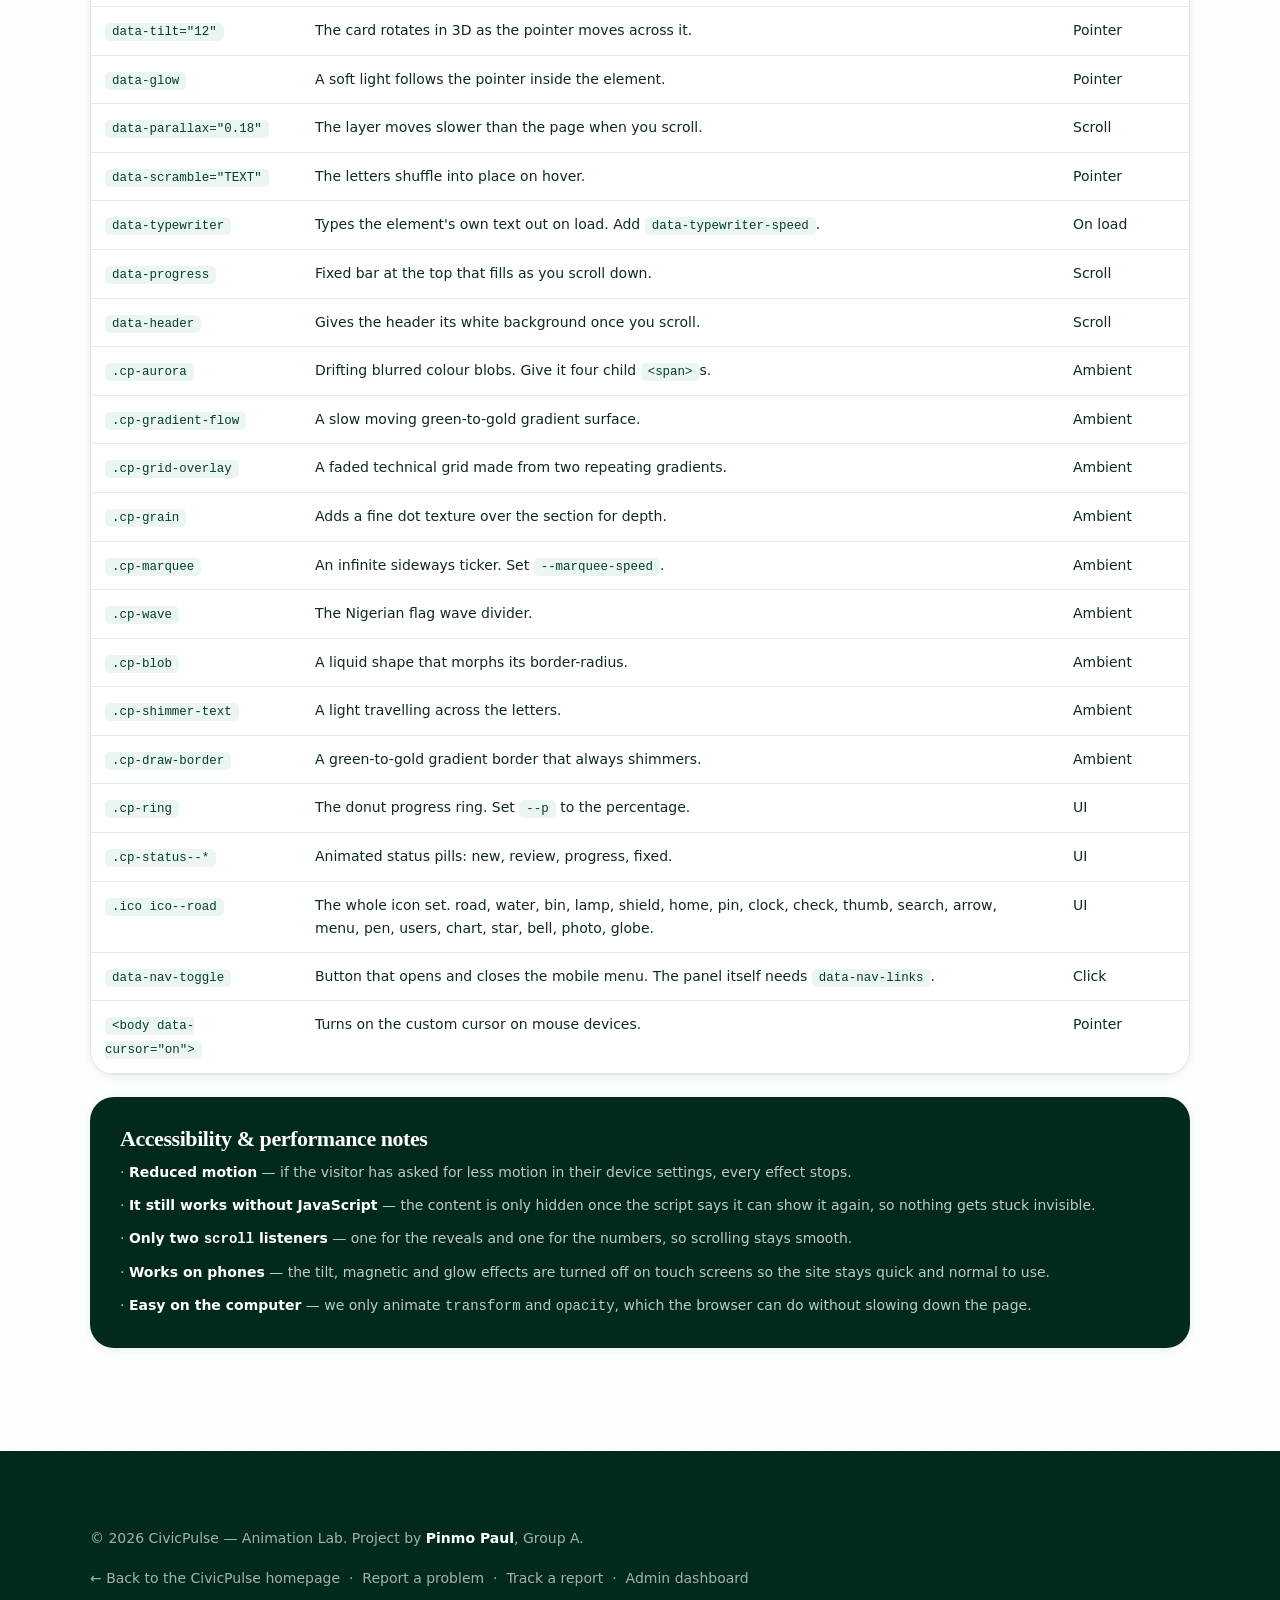
<file: animation-lab.html>
<!DOCTYPE html>
<html lang="en">
<head>
<meta charset="UTF-8" />
<meta name="viewport" content="width=device-width, initial-scale=1" />
<title>CivicPulse — Animation Lab (CSS &amp; JavaScript only)</title>
<meta name="description" content="Every CivicPulse animation explained in plain language, built with nothing but CSS keyframes, transitions and basic JavaScript DOM manipulation." />
<meta name="author" content="Pinmo Paul" />
<link rel="icon" href="[data-uri]" />

<link rel="stylesheet" href="assets/css/base.css" />
<link rel="stylesheet" href="assets/css/animations.css" />
<link rel="stylesheet" href="assets/css/app.css" />

<script>
  // We hide the page content with css until the animation script is
  // ready to show it again. If that script does not load, we take the
  // class off after 3 seconds so the page is never left blank.
  document.documentElement.classList.add("cp-motion");
  setTimeout(function () {
    if (!window.cpReady) {
      document.documentElement.classList.remove("cp-motion");
    }
  }, 3000);
</script>

<style>
  .demo-box {
    padding: 16px 24px;
    border-radius: 14px;
    background: linear-gradient(140deg, var(--ng-green-100), var(--ng-green-200));
    color: var(--ng-green-800);
    font-weight: 700;
    text-align: center;
    min-width: 150px;
    box-shadow: var(--sh-sm);
  }
  .demo-box--gold { background: linear-gradient(140deg, var(--gold-100), #FFE2A8); color: var(--gold-700); }
  .demo-box--dark { background: linear-gradient(140deg, var(--ng-green-800), var(--ng-green-900)); color: #fff; }
  .demo-row { display: flex; flex-wrap: wrap; gap: 14px; align-items: center; justify-content: center; width: 100%; }
  .demo-scroll {
    height: 220px;
    overflow-y: auto;
    width: 100%;
    border-radius: var(--r-md);
    border: 1px dashed var(--line-strong);
    padding: 18px;
    background: var(--cream);
  }
  .demo-scroll > * { margin-bottom: 14px; }
  .lab-lede { font-size: 1.05rem; color: rgba(255, 255, 255, 0.72); max-width: 64ch; margin-top: 18px; }
  .lab-stat-row { display: grid; grid-template-columns: repeat(auto-fit, minmax(150px, 1fr)); gap: 16px; width: 100%; }
  .lab-stat {
    background: rgba(255, 255, 255, 0.06);
    border: 1px solid rgba(255, 255, 255, 0.14);
    border-radius: var(--r-md);
    padding: 18px; text-align: center; color: #fff;
  }
  .lab-stat b { display: block; font-family: var(--font-display); font-size: 2rem; line-height: 1; }
  .lab-stat small { color: rgba(255, 255, 255, 0.55); font-size: 0.75rem; }

  .howto {
    background: var(--ng-green-900);
    color: rgba(255, 255, 255, 0.78);
    border-radius: var(--r-lg);
    padding: 26px 28px;
    margin-bottom: 34px;
  }
  .howto h3 { color: #fff; margin-bottom: 12px; font-size: var(--fs-lg); }
  .howto ol { padding-left: 20px; list-style: decimal; display: grid; gap: 10px; font-size: var(--fs-sm); }
  .howto code {
    font-family: var(--font-mono);
    font-size: 0.8rem;
    background: rgba(255, 255, 255, 0.12);
    padding: 2px 7px; border-radius: 5px; color: var(--ng-green-300);
  }
  .howto b { color: #fff; }
</style>
</head>

<body data-cursor="on">
<div class="cp-progress" data-progress aria-hidden="true"></div>

<!-- HEADER -->
<header class="header header--over-dark" data-header>
  <nav class="container nav">
    <a href="index.html" class="nav__brand">
      <span class="nav__mark" aria-hidden="true"><span class="ico ico--home ico--sm"></span></span>
      <span class="nav__brand-text">Civic<span>Pulse</span></span>
    </a>

    <button class="nav__toggle" data-nav-toggle aria-label="Toggle menu" aria-expanded="false">
      <span class="ico ico--menu"></span>
    </button>

    <div class="nav__links" data-nav-links>
      <a href="index.html" class="nav__link">← Back to site</a>
      <a href="#how" class="nav__link">How it works</a>
      <a href="#reveals" class="nav__link">Reveals</a>
      <a href="#micro" class="nav__link">Micro</a>
      <a href="#text" class="nav__link">Text</a>
      <a href="#ambient" class="nav__link">Ambient</a>
      <a href="#api" class="nav__link">API</a>
    </div>
  </nav>
</header>

<!-- HERO -->
<section class="lab-hero cp-grain">
  <div class="cp-aurora" aria-hidden="true"><span></span><span></span><span></span><span></span></div>
  <div class="cp-grid-overlay" aria-hidden="true"></div>
  <div class="container" style="position:relative;z-index:3">
    <span class="pill pill--glass" data-reveal="fade">
      <span class="dot cp-live-dot" style="color:#0AA465"></span> CSS + vanilla JavaScript only
    </span>
    <h1 style="margin-top:18px">
      <span data-split="words" data-delay="1">The CivicPulse</span>
      <span data-split="words" data-delay="3" class="cp-shimmer-text">motion system</span>
    </h1>
    <p class="lab-lede" data-reveal="up" data-delay="3">
      Every animation on this page is made with the same three things:
      <strong>CSS keyframes</strong>, <strong>CSS transitions</strong> and
      <strong>JavaScript that adds and removes class names</strong>.
      No animation library. No SVG. No canvas. Just the stuff we have done in class.
    </p>
    <div class="lab-stat-row" style="margin-top:36px" data-stagger="110">
      <div class="lab-stat"><b data-count-to="14">0</b><small>Reveal variants</small></div>
      <div class="lab-stat"><b data-count-to="9">0</b><small>Micro-interactions</small></div>
      <div class="lab-stat"><b data-count-to="5">0</b><small>Text effects</small></div>
      <div class="lab-stat"><b data-count-to="5">0</b><small>Ambient layers</small></div>
      <div class="lab-stat"><b data-count-to="0" data-count-suffix=" libs">0</b><small>Third-party libraries</small></div>
    </div>
  </div>
</section>

<!-- HOW IT WORKS -->
<section class="section" id="how">
  <div class="container">
    <div class="lab-section-title" data-reveal="up">
      <span class="eyebrow"><span class="dot"></span> 00</span>
      <h2>How every animation here works</h2>
    </div>

    <div class="howto" data-reveal="up">
      <h3>The same pattern is used on every page</h3>
      <ol>
        <li><b>CSS hides the element first.</b> If an element has <code>data-reveal</code> on it, the css gives it <code>opacity: 0</code> and moves it down a bit with <code>transform: translateY(...)</code>.</li>
        <li><b>JavaScript listens for scrolling.</b> On every scroll we use <code>getBoundingClientRect()</code> to find out how far down the page each element is.</li>
        <li><b>When the element gets close to the screen we add one class:</b> <code>el.classList.add("is-visible")</code>.</li>
        <li><b>Then css does the animating.</b> The <code>.is-visible</code> class sets <code>opacity: 1</code> and moves the element back, and the <code>transition</code> on the element makes it slide smoothly.</li>
      </ol>
      <p style="margin-top:16px;font-size:var(--fs-sm);color:rgba(255,255,255,.6)">
        That is the whole idea. JavaScript does not animate anything by itself, it only
        adds and removes class names and the browser does the rest. It is all plain
        <b>DOM manipulation</b>, which is what the whole project is built on.
      </p>
    </div>
  </div>
</section>

<!-- SCROLL REVEALS -->
<section class="section section--mint" id="reveals">
  <div class="container">
    <div class="lab-section-title" data-reveal="up">
      <span class="eyebrow"><span class="dot"></span> 01</span>
      <h2>Scroll reveals</h2>
    </div>
    <p class="lead" style="max-width:64ch;margin-bottom:30px" data-reveal="up">
      It is the same idea every time, the only difference is where the element
      starts from. Change the value inside
      <code class="mono" style="background:rgba(0,135,81,.08);padding:2px 8px;border-radius:5px">data-reveal</code>
      and the element comes in from a different direction.
    </p>

    <div class="lab-grid" data-stagger="60">
      <article class="demo" data-reveal="up">
        <div class="demo__head"><span class="demo__idx">01</span><div><h3>Fade</h3><p>Opacity only — the safest reveal</p></div></div>
        <div class="demo__stage"><div class="demo-box" data-reveal="fade">Fade</div></div>
        <div class="demo__foot"><code class="demo__code">data-reveal="fade"</code><button class="demo__copy" data-copy='data-reveal="fade"'>Copy</button></div>
      </article>

      <article class="demo" data-reveal="up">
        <div class="demo__head"><span class="demo__idx">02</span><div><h3>Rise up</h3><p>Classic upward drift</p></div></div>
        <div class="demo__stage"><div class="demo-box" data-reveal="up">Rise</div></div>
        <div class="demo__foot"><code class="demo__code">data-reveal="up"</code><button class="demo__copy" data-copy='data-reveal="up"'>Copy</button></div>
      </article>

      <article class="demo" data-reveal="up">
        <div class="demo__head"><span class="demo__idx">03</span><div><h3>Slide across</h3><p>Horizontal entrance</p></div></div>
        <div class="demo__stage">
          <div class="demo-row">
            <div class="demo-box" data-reveal="left">Left</div>
            <div class="demo-box" data-reveal="right">Right</div>
          </div>
        </div>
        <div class="demo__foot"><code class="demo__code">data-reveal="left" | "right"</code><button class="demo__copy" data-copy='data-reveal="left"'>Copy</button></div>
      </article>

      <article class="demo" data-reveal="up">
        <div class="demo__head"><span class="demo__idx">04</span><div><h3>Zoom &amp; flip</h3><p>Scale and rotation</p></div></div>
        <div class="demo__stage">
          <div class="demo-row">
            <div class="demo-box" data-reveal="zoom">Zoom</div>
            <div class="demo-box" data-reveal="flip">Flip</div>
          </div>
        </div>
        <div class="demo__foot"><code class="demo__code">data-reveal="zoom" | "flip"</code><button class="demo__copy" data-copy='data-reveal="zoom"'>Copy</button></div>
      </article>

      <article class="demo" data-reveal="up">
        <div class="demo__head"><span class="demo__idx">05</span><div><h3>Blur focus</h3><p>Focus pulled from soft focus</p></div></div>
        <div class="demo__stage"><div class="demo-box" data-reveal="blur-up">Blur focus</div></div>
        <div class="demo__foot"><code class="demo__code">data-reveal="blur-up"</code><button class="demo__copy" data-copy='data-reveal="blur-up"'>Copy</button></div>
      </article>

      <article class="demo" data-reveal="up">
        <div class="demo__head"><span class="demo__idx">06</span><div><h3>Sweep wipe</h3><p>Green-and-gold curtain slides off</p></div></div>
        <div class="demo__stage"><div class="demo-box demo-box--gold" data-reveal="sweep">Sweep</div></div>
        <div class="demo__foot"><code class="demo__code">data-reveal="sweep"</code><button class="demo__copy" data-copy='data-reveal="sweep"'>Copy</button></div>
      </article>

      <article class="demo" data-reveal="up">
        <div class="demo__head"><span class="demo__idx">07</span><div><h3>Grow from nothing</h3><p>Scales up from a tiny size</p></div></div>
        <div class="demo__stage"><div class="demo-box" data-reveal="grow">Grow</div></div>
        <div class="demo__foot"><code class="demo__code">data-reveal="grow"</code><button class="demo__copy" data-copy='data-reveal="grow"'>Copy</button></div>
      </article>

      <article class="demo" data-reveal="up">
        <div class="demo__head"><span class="demo__idx">08</span><div><h3>Stagger</h3><p>Children cascade one after another</p></div></div>
        <div class="demo__stage">
          <div class="demo-row" data-stagger="140">
            <div class="demo-box" data-reveal="up">1</div>
            <div class="demo-box" data-reveal="up">2</div>
            <div class="demo-box" data-reveal="up">3</div>
            <div class="demo-box" data-reveal="up">4</div>
          </div>
        </div>
        <div class="demo__foot"><code class="demo__code">data-stagger="140"</code><button class="demo__copy" data-copy='data-stagger="140"'>Copy</button></div>
      </article>

      <article class="demo" data-reveal="up">
        <div class="demo__head"><span class="demo__idx">09</span><div><h3>Five more</h3><p>The remaining variants</p></div></div>
        <div class="demo__stage">
          <div class="demo-row" data-stagger="90">
            <div class="demo-box" data-reveal="down">Down</div>
            <div class="demo-box" data-reveal="zoom-far">Zoom far</div>
            <div class="demo-box" data-reveal="blur">Blur</div>
            <div class="demo-box" data-reveal="tilt">Tilt</div>
            <div class="demo-box" data-reveal="rise">Rise</div>
          </div>
        </div>
        <div class="demo__foot"><code class="demo__code">data-reveal="down" | "zoom-far" | "blur" | "tilt" | "rise"</code><button class="demo__copy" data-copy='data-reveal="zoom-far"'>Copy</button></div>
      </article>
    </div>

    <div class="demo" style="margin-top:20px" data-reveal="up">
      <div class="demo__head"><span class="demo__idx">10</span><div><h3>Scroll sandbox</h3><p>Scroll inside the box to trigger reveals with the real scroll logic</p></div></div>
      <div class="demo__stage" style="display:block">
        <div class="demo-scroll">
          <div class="demo-box" data-reveal="up" style="margin-right:auto">Top of the box</div>
          <div class="demo-box" data-reveal="right" style="margin-left:auto">Reveals from the right</div>
          <div class="demo-box" data-reveal="zoom" style="margin-right:auto">Zooms in</div>
          <div class="demo-box" data-reveal="blur-up" style="margin-left:auto">Pulls into focus</div>
          <div class="demo-box" data-reveal="grow" style="margin-right:auto">Grows</div>
          <div class="demo-box" data-reveal="up" style="margin-left:auto">Last one</div>
        </div>
      </div>
      <div class="demo__foot"><code class="demo__code">scroll event + getBoundingClientRect()</code><span></span></div>
    </div>
  </div>
</section>

<!-- MICRO-INTERACTIONS -->
<section class="section" id="micro">
  <div class="container">
    <div class="lab-section-title" data-reveal="up">
      <span class="eyebrow"><span class="dot"></span> 02</span>
      <h2>Micro-interactions</h2>
    </div>
    <p class="lead" style="max-width:64ch;margin-bottom:30px" data-reveal="up">
      These are the little reactions that make the site feel alive when you move
      the mouse. They all follow the pointer, and they all stop working if the
      visitor has turned on "reduce motion" in their device settings.
    </p>

    <div class="lab-grid" data-stagger="60">
      <article class="demo" data-reveal="up">
        <div class="demo__head"><span class="demo__idx">01</span><div><h3>Magnetic button</h3><p>Element drifts toward the cursor</p></div></div>
        <div class="demo__stage">
          <span class="cp-magnetic" data-magnetic="0.35">
            <a href="#" class="btn btn--primary" data-ripple>Magnet me</a>
          </span>
        </div>
        <div class="demo__foot"><code class="demo__code">data-magnetic="0.35"</code><button class="demo__copy" data-copy='data-magnetic="0.35"'>Copy</button></div>
      </article>

      <article class="demo" data-reveal="up">
        <div class="demo__head"><span class="demo__idx">02</span><div><h3>Ripple</h3><p>Radial wave from the click point</p></div></div>
        <div class="demo__stage">
          <button class="btn btn--outline" data-ripple>Click me</button>
        </div>
        <div class="demo__foot"><code class="demo__code">data-ripple</code><button class="demo__copy" data-copy='data-ripple'>Copy</button></div>
      </article>

      <article class="demo" data-reveal="up">
        <div class="demo__head"><span class="demo__idx">03</span><div><h3>3D tilt</h3><p>Card rotates as the pointer moves</p></div></div>
        <div class="demo__stage">
          <div class="card" data-tilt="12" style="width:220px;padding:22px">
            <div class="card__icon" style="margin-bottom:12px"><span class="ico ico--water"></span></div>
            <h3 style="font-size:1rem">Tilt me</h3>
            <p style="font-size:.82rem">Move the pointer across the card.</p>
          </div>
        </div>
        <div class="demo__foot"><code class="demo__code">data-tilt="12"</code><button class="demo__copy" data-copy='data-tilt="12"'>Copy</button></div>
      </article>

      <article class="demo" data-reveal="up">
        <div class="demo__head"><span class="demo__idx">04</span><div><h3>Cursor glow</h3><p>Light follows the pointer</p></div></div>
        <div class="demo__stage" style="position:relative" data-glow>
          <p style="font-size:.88rem;color:var(--ink-500);text-align:center;max-width:22ch;position:relative;z-index:1">Move your pointer inside this panel.</p>
        </div>
        <div class="demo__foot"><code class="demo__code">data-glow</code><button class="demo__copy" data-copy='data-glow'>Copy</button></div>
      </article>

      <article class="demo" data-reveal="up">
        <div class="demo__head"><span class="demo__idx">05</span><div><h3>Gradient border</h3><p>Green-gold border that always shimmers</p></div></div>
        <div class="demo__stage">
          <div class="card cp-draw-border" style="width:200px;padding:20px;text-align:center">
            <strong>Gradient border</strong>
            <p style="font-size:.8rem;margin-top:6px">Two background layers</p>
          </div>
        </div>
        <div class="demo__foot"><code class="demo__code">.cp-draw-border</code><button class="demo__copy" data-copy='class="cp-draw-border"'>Copy</button></div>
      </article>

      <article class="demo" data-reveal="up">
        <div class="demo__head"><span class="demo__idx">06</span><div><h3>Arrow nudge</h3><p>Arrow slides on button hover</p></div></div>
        <div class="demo__stage">
          <a href="#" class="btn btn--ghost">
            Learn more
            <span class="ico ico--arrow ico--sm"></span>
          </a>
        </div>
        <div class="demo__foot"><code class="demo__code">.btn:hover .ico--arrow</code><button class="demo__copy" data-copy='class="ico ico--arrow"'>Copy</button></div>
      </article>

      <article class="demo" data-reveal="up">
        <div class="demo__head"><span class="demo__idx">07</span><div><h3>Status pills</h3><p>Live status indicators</p></div></div>
        <div class="demo__stage">
          <div class="demo-row">
            <span class="cp-status cp-status--new"><i class="cp-status__dot"></i>New</span>
            <span class="cp-status cp-status--review"><i class="cp-status__dot"></i>In review</span>
            <span class="cp-status cp-status--progress"><i class="cp-status__dot"></i>In progress</span>
            <span class="cp-status cp-status--fixed"><i class="cp-status__dot"></i>Resolved</span>
          </div>
        </div>
        <div class="demo__foot"><code class="demo__code">.cp-status--new</code><button class="demo__copy" data-copy='class="cp-status cp-status--new"'>Copy</button></div>
      </article>

      <article class="demo" data-reveal="up">
        <div class="demo__head"><span class="demo__idx">08</span><div><h3>Hover lift</h3><p>Elevation on approach</p></div></div>
        <div class="demo__stage">
          <div class="card card--hover" style="width:200px;padding:20px;text-align:center">
            <strong>Hover</strong>
            <p style="font-size:.8rem;margin-top:6px">Lifts and deepens the shadow</p>
          </div>
        </div>
        <div class="demo__foot"><code class="demo__code">.card--hover</code><button class="demo__copy" data-copy='class="card card--hover"'>Copy</button></div>
      </article>

      <article class="demo" data-reveal="up">
        <div class="demo__head"><span class="demo__idx">09</span><div><h3>Custom cursor</h3><p>Gold dot plus lagging green ring</p></div></div>
        <div class="demo__stage">
          <p style="font-size:.88rem;color:var(--ink-500);text-align:center">Enabled site-wide on desktop. The ring grows over interactive elements.</p>
        </div>
        <div class="demo__foot"><code class="demo__code">&lt;body data-cursor="on"&gt;</code><button class="demo__copy" data-copy='<body data-cursor="on">'>Copy</button></div>
      </article>
    </div>
  </div>
</section>

<!-- TEXT EFFECTS -->
<section class="section section--mint" id="text">
  <div class="container">
    <div class="lab-section-title" data-reveal="up">
      <span class="eyebrow"><span class="dot"></span> 03</span>
      <h2>Text effects</h2>
    </div>

    <div class="lab-grid" data-stagger="60">
      <article class="demo" data-reveal="up">
        <div class="demo__head"><span class="demo__idx">01</span><div><h3>Word split</h3><p>Words rise out of a hidden box</p></div></div>
        <div class="demo__stage">
          <h2 style="font-size:1.6rem" data-split="words">Reported and resolved</h2>
        </div>
        <div class="demo__foot"><code class="demo__code">data-split="words"</code><button class="demo__copy" data-copy='data-split="words"'>Copy</button></div>
      </article>

      <article class="demo" data-reveal="up">
        <div class="demo__head"><span class="demo__idx">02</span><div><h3>Character split</h3><p>Every letter flips up on its own</p></div></div>
        <div class="demo__stage">
          <h2 style="font-size:1.6rem" data-split="chars">CivicPulse</h2>
        </div>
        <div class="demo__foot"><code class="demo__code">data-split="chars"</code><button class="demo__copy" data-copy='data-split="chars"'>Copy</button></div>
      </article>

      <article class="demo" data-reveal="up">
        <div class="demo__head"><span class="demo__idx">03</span><div><h3>Scramble / decode</h3><p>Hover to shuffle the letters</p></div></div>
        <div class="demo__stage">
          <h2 class="cp-scramble" data-scramble="CIVICPULSE" style="font-size:1.5rem;letter-spacing:.04em">CIVICPULSE</h2>
        </div>
        <div class="demo__foot"><code class="demo__code">data-scramble="CIVICPULSE"</code><button class="demo__copy" data-copy='data-scramble="CIVICPULSE"'>Copy</button></div>
      </article>

      <article class="demo" data-reveal="up">
        <div class="demo__head"><span class="demo__idx">04</span><div><h3>Typewriter</h3><p>Types itself out on load</p></div></div>
        <div class="demo__stage">
          <p style="font-size:1.05rem;font-weight:600;color:var(--ink-700)">
            <span data-typewriter data-typewriter-speed="70">Report it. Track it. See it fixed.</span>
          </p>
        </div>
        <div class="demo__foot"><code class="demo__code">data-typewriter</code><button class="demo__copy" data-copy='data-typewriter'>Copy</button></div>
      </article>

      <article class="demo" data-reveal="up">
        <div class="demo__head"><span class="demo__idx">05</span><div><h3>Shimmer text</h3><p>A light travelling across the letters</p></div></div>
        <div class="demo__stage">
          <h2 class="cp-shimmer-text" style="font-size:1.6rem">Civic Pulse</h2>
        </div>
        <div class="demo__foot"><code class="demo__code">.cp-shimmer-text</code><button class="demo__copy" data-copy='class="cp-shimmer-text"'>Copy</button></div>
      </article>
    </div>
  </div>
</section>

<!-- AMBIENT -->
<section class="section" id="ambient">
  <div class="container">
    <div class="lab-section-title" data-reveal="up">
      <span class="eyebrow"><span class="dot"></span> 04</span>
      <h2>Ambient layers</h2>
    </div>

    <div class="lab-grid" data-stagger="60">
      <article class="demo" data-reveal="up">
        <div class="demo__head"><span class="demo__idx">01</span><div><h3>Gradient flow</h3><p>Slow moving Nigerian green to gold</p></div></div>
        <div class="demo__stage" style="padding:0">
          <div class="cp-gradient-flow" style="height:180px"></div>
        </div>
        <div class="demo__foot"><code class="demo__code">.cp-gradient-flow</code><button class="demo__copy" data-copy='class="cp-gradient-flow"'>Copy</button></div>
      </article>

      <article class="demo" data-reveal="up">
        <div class="demo__head"><span class="demo__idx">02</span><div><h3>Aurora mesh</h3><p>Drifting blurred colour blobs</p></div></div>
        <div class="demo__stage" style="padding:0;position:relative;overflow:hidden;background:var(--cream)">
          <div class="cp-aurora" style="position:absolute;inset:-30%"><span></span><span></span><span></span><span></span></div>
        </div>
        <div class="demo__foot"><code class="demo__code">.cp-aurora &gt; span ×4</code><button class="demo__copy" data-copy='<div class="cp-aurora"><span></span>…</div>'>Copy</button></div>
      </article>

      <article class="demo" data-reveal="up">
        <div class="demo__head"><span class="demo__idx">03</span><div><h3>Radar sweep</h3><p>A conic-gradient rotating like a radar</p></div></div>
        <div class="demo__stage" style="padding:0;position:relative;overflow:hidden;background:#063a29">
          <div class="map" style="position:absolute;inset:0;max-width:none;border-radius:0;aspect-ratio:auto;box-shadow:none">
            <div class="map__roads"></div>
            <div class="map__sweep"></div>
            <div class="map__sweep map__sweep--gold"></div>
          </div>
        </div>
        <div class="demo__foot"><code class="demo__code">conic-gradient + rotate</code><button class="demo__copy" data-copy='background: conic-gradient(...)'>Copy</button></div>
      </article>

      <article class="demo" data-reveal="up">
        <div class="demo__head"><span class="demo__idx">04</span><div><h3>Liquid blob</h3><p>Border-radius morphing shape</p></div></div>
        <div class="demo__stage">
          <div class="cp-blob" style="width:110px;height:110px"></div>
        </div>
        <div class="demo__foot"><code class="demo__code">.cp-blob</code><button class="demo__copy" data-copy='class="cp-blob"'>Copy</button></div>
      </article>

      <article class="demo" data-reveal="up">
        <div class="demo__head"><span class="demo__idx">05</span><div><h3>Marquee</h3><p>Infinite ticker, pauses on hover</p></div></div>
        <div class="demo__stage" style="padding:0">
          <div class="cp-marquee" style="--marquee-speed:14s;padding-block:14px;background:var(--cream)">
            <div class="cp-marquee__track">
              <span class="cp-marquee__item">Report</span>
              <span class="cp-marquee__item">Track</span>
              <span class="cp-marquee__item">Resolve</span>
              <span class="cp-marquee__item">Report</span>
              <span class="cp-marquee__item">Track</span>
              <span class="cp-marquee__item">Resolve</span>
            </div>
          </div>
        </div>
        <div class="demo__foot"><code class="demo__code">.cp-marquee</code><button class="demo__copy" data-copy='class="cp-marquee"'>Copy</button></div>
      </article>

      <article class="demo" data-reveal="up">
        <div class="demo__head"><span class="demo__idx">06</span><div><h3>Nigerian flag wave</h3><p>Two ellipse layers sliding past each other</p></div></div>
        <div class="demo__stage" style="padding:0;background:var(--cream)">
          <div class="cp-wave">
            <div class="cp-wave__layer cp-wave__layer--green"></div>
            <div class="cp-wave__layer cp-wave__layer--white"></div>
          </div>
        </div>
        <div class="demo__foot"><code class="demo__code">.cp-wave</code><button class="demo__copy" data-copy='class="cp-wave"'>Copy</button></div>
      </article>
    </div>
  </div>
</section>

<!-- COUNTERS -->
<section class="section section--mint" id="counters">
  <div class="container">
    <div class="lab-section-title" data-reveal="up">
      <span class="eyebrow"><span class="dot"></span> 05</span>
      <h2>Counters &amp; progress</h2>
    </div>

    <div class="lab-grid" data-stagger="60">
      <article class="demo" data-reveal="up">
        <div class="demo__head"><span class="demo__idx">01</span><div><h3>Count up</h3><p>Eased number roll</p></div></div>
        <div class="demo__stage">
          <div class="stat__value" style="color:var(--ng-green-700)" data-count-to="12480" data-count-duration="2000">0</div>
        </div>
        <div class="demo__foot"><code class="demo__code">data-count-to="12480"</code><button class="demo__copy" data-copy='data-count-to="12480"'>Copy</button></div>
      </article>

      <article class="demo" data-reveal="up">
        <div class="demo__head"><span class="demo__idx">02</span><div><h3>Prefix &amp; suffix</h3><p>Decimals, units, separators</p></div></div>
        <div class="demo__stage">
          <div style="display:flex;gap:22px;flex-wrap:wrap;justify-content:center">
            <span class="stat__value" style="color:var(--ng-green-700);font-size:2rem" data-count-to="6.4" data-count-decimals="1" data-count-suffix=" days">0</span>
            <span class="stat__value" style="color:var(--gold-600);font-size:2rem" data-count-to="88" data-count-suffix="%">0</span>
          </div>
        </div>
        <div class="demo__foot"><code class="demo__code">data-count-suffix="%"</code><button class="demo__copy" data-copy='data-count-to="88" data-count-suffix="%"'>Copy</button></div>
      </article>

      <article class="demo" data-reveal="up">
        <div class="demo__head"><span class="demo__idx">03</span><div><h3>Progress ring</h3><p>A donut made with conic-gradient</p></div></div>
        <div class="demo__stage" style="background:var(--ng-green-900)">
          <div class="cp-ring" style="--p:88">
            <span class="cp-ring__value" data-count-to="88" data-count-suffix="%">0</span>
          </div>
        </div>
        <div class="demo__foot"><code class="demo__code">.cp-ring --p:88</code><button class="demo__copy" data-copy='class="cp-ring" style="--p:88"'>Copy</button></div>
      </article>

      <article class="demo" data-reveal="up">
        <div class="demo__head"><span class="demo__idx">04</span><div><h3>Scroll progress bar</h3><p>The thin bar at the very top</p></div></div>
        <div class="demo__stage">
          <div style="width:100%;height:8px;border-radius:8px;background:var(--ng-green-100);overflow:hidden">
            <div style="height:100%;width:62%;border-radius:8px;background:linear-gradient(90deg,var(--ng-green-600),var(--gold-400))"></div>
          </div>
        </div>
        <div class="demo__foot"><code class="demo__code">data-progress</code><button class="demo__copy" data-copy='data-progress'>Copy</button></div>
      </article>
    </div>
  </div>
</section>

<!-- API -->
<section class="section" id="api">
  <div class="container">
    <div class="lab-section-title" data-reveal="up">
      <span class="eyebrow"><span class="dot"></span> 06</span>
      <h2>Attribute reference</h2>
    </div>

    <div class="card" style="padding:0;overflow:hidden" data-reveal="up">
      <table class="spec-table">
        <thead>
          <tr><th style="width:210px">Attribute / class</th><th>What it does</th><th style="width:130px">Trigger</th></tr>
        </thead>
        <tbody>
          <tr><td><code>data-reveal="up"</code></td><td>Element fades and rises when it scrolls into view. Also: fade, down, left, right, zoom, zoom-far, blur, blur-up, flip, tilt, grow, rise, sweep.</td><td>Scroll</td></tr>
          <tr><td><code>data-delay="1..6"</code></td><td>Built-in delay steps of 90ms each.</td><td>Scroll</td></tr>
          <tr><td><code>data-stagger="120"</code></td><td>Gives each child of the container a 120ms extra delay so they cascade.</td><td>Scroll</td></tr>
          <tr><td><code>data-split="words|chars"</code></td><td>JavaScript wraps the text in spans so each word or letter can rise on its own.</td><td>Scroll</td></tr>
          <tr><td><code>data-count-to="12480"</code></td><td>Counts up when it becomes visible. Add <code>data-count-decimals</code>, <code>data-count-prefix</code>, <code>data-count-suffix</code>, <code>data-count-duration</code>.</td><td>Scroll</td></tr>
          <tr><td><code>data-ripple</code></td><td>A ripple spreads from the exact spot you clicked.</td><td>Click</td></tr>
          <tr><td><code>data-magnetic="0.35"</code></td><td>The element drifts toward the cursor. 0.35 means it moves about a third of the distance.</td><td>Pointer</td></tr>
          <tr><td><code>data-tilt="12"</code></td><td>The card rotates in 3D as the pointer moves across it.</td><td>Pointer</td></tr>
          <tr><td><code>data-glow</code></td><td>A soft light follows the pointer inside the element.</td><td>Pointer</td></tr>
          <tr><td><code>data-parallax="0.18"</code></td><td>The layer moves slower than the page when you scroll.</td><td>Scroll</td></tr>
          <tr><td><code>data-scramble="TEXT"</code></td><td>The letters shuffle into place on hover.</td><td>Pointer</td></tr>
          <tr><td><code>data-typewriter</code></td><td>Types the element's own text out on load. Add <code>data-typewriter-speed</code>.</td><td>On load</td></tr>
          <tr><td><code>data-progress</code></td><td>Fixed bar at the top that fills as you scroll down.</td><td>Scroll</td></tr>
          <tr><td><code>data-header</code></td><td>Gives the header its white background once you scroll.</td><td>Scroll</td></tr>
          <tr><td><code>.cp-aurora</code></td><td>Drifting blurred colour blobs. Give it four child <code>&lt;span&gt;</code>s.</td><td>Ambient</td></tr>
          <tr><td><code>.cp-gradient-flow</code></td><td>A slow moving green-to-gold gradient surface.</td><td>Ambient</td></tr>
          <tr><td><code>.cp-grid-overlay</code></td><td>A faded technical grid made from two repeating gradients.</td><td>Ambient</td></tr>
          <tr><td><code>.cp-grain</code></td><td>Adds a fine dot texture over the section for depth.</td><td>Ambient</td></tr>
          <tr><td><code>.cp-marquee</code></td><td>An infinite sideways ticker. Set <code>--marquee-speed</code>.</td><td>Ambient</td></tr>
          <tr><td><code>.cp-wave</code></td><td>The Nigerian flag wave divider.</td><td>Ambient</td></tr>
          <tr><td><code>.cp-blob</code></td><td>A liquid shape that morphs its border-radius.</td><td>Ambient</td></tr>
          <tr><td><code>.cp-shimmer-text</code></td><td>A light travelling across the letters.</td><td>Ambient</td></tr>
          <tr><td><code>.cp-draw-border</code></td><td>A green-to-gold gradient border that always shimmers.</td><td>Ambient</td></tr>
          <tr><td><code>.cp-ring</code></td><td>The donut progress ring. Set <code>--p</code> to the percentage.</td><td>UI</td></tr>
          <tr><td><code>.cp-status--*</code></td><td>Animated status pills: new, review, progress, fixed.</td><td>UI</td></tr>
          <tr><td><code>.ico ico--road</code></td><td>The whole icon set. road, water, bin, lamp, shield, home, pin, clock, check, thumb, search, arrow, menu, pen, users, chart, star, bell, photo, globe.</td><td>UI</td></tr>
          <tr><td><code>data-nav-toggle</code></td><td>Button that opens and closes the mobile menu. The panel itself needs <code>data-nav-links</code>.</td><td>Click</td></tr>
          <tr><td><code>&lt;body data-cursor="on"&gt;</code></td><td>Turns on the custom cursor on mouse devices.</td><td>Pointer</td></tr>
        </tbody>
      </table>
    </div>

    <div class="card" style="margin-top:22px;background:var(--ng-green-900);border:0;color:rgba(255,255,255,.75)" data-reveal="up">
      <h3 style="color:#fff;margin-bottom:10px">Accessibility &amp; performance notes</h3>
      <ul style="display:grid;gap:10px;font-size:var(--fs-sm)">
        <li>· <strong style="color:#fff">Reduced motion</strong> — if the visitor has asked for less motion in their device settings, every effect stops.</li>
        <li>· <strong style="color:#fff">It still works without JavaScript</strong> — the content is only hidden once the script says it can show it again, so nothing gets stuck invisible.</li>
        <li>· <strong style="color:#fff">Only two <code>scroll</code> listeners</strong> — one for the reveals and one for the numbers, so scrolling stays smooth.</li>
        <li>· <strong style="color:#fff">Works on phones</strong> — the tilt, magnetic and glow effects are turned off on touch screens so the site stays quick and normal to use.</li>
        <li>· <strong style="color:#fff">Easy on the computer</strong> — we only animate <code>transform</code> and <code>opacity</code>, which the browser can do without slowing down the page.</li>
      </ul>
    </div>
  </div>
</section>

<footer class="footer cp-grain">
  <div class="container">
    <div class="footer__bottom" style="margin-top:0;border-top:0;padding-top:0">
      <p>© 2026 CivicPulse — Animation Lab. Project by <strong style="color:#fff">Pinmo Paul</strong>, Group A.</p>
      <p>
        <a href="index.html">← Back to the CivicPulse homepage</a>
        &nbsp;·&nbsp; <a href="report.html">Report a problem</a>
        &nbsp;·&nbsp; <a href="track.html">Track a report</a>
        &nbsp;·&nbsp; <a href="admin.html">Admin dashboard</a>
      </p>
    </div>
  </div>
</footer>

<script src="assets/js/animations.js"></script>
<script>
  /* ---------------- Lab-only helpers ---------------- */
  (function () {
    /* Copy the snippet to the clipboard */
    document.addEventListener("click", function (event) {
      var button = event.target.closest(".demo__copy");
      if (!button) { return; }

      var text = button.getAttribute("data-copy") || "";
      var done = function () {
        var original = button.textContent;
        button.textContent = "Copied";
        setTimeout(function () { button.textContent = original; }, 1500);
      };

      if (navigator.clipboard && navigator.clipboard.writeText) {
        navigator.clipboard.writeText(text).then(done, done);
      } else {
        var box = document.createElement("textarea");
        box.value = text;
        document.body.appendChild(box);
        box.select();
        try { document.execCommand("copy"); } catch (error) {}
        document.body.removeChild(box);
        done();
      }
    });
  })();
</script>
</body>
</html>
</file>
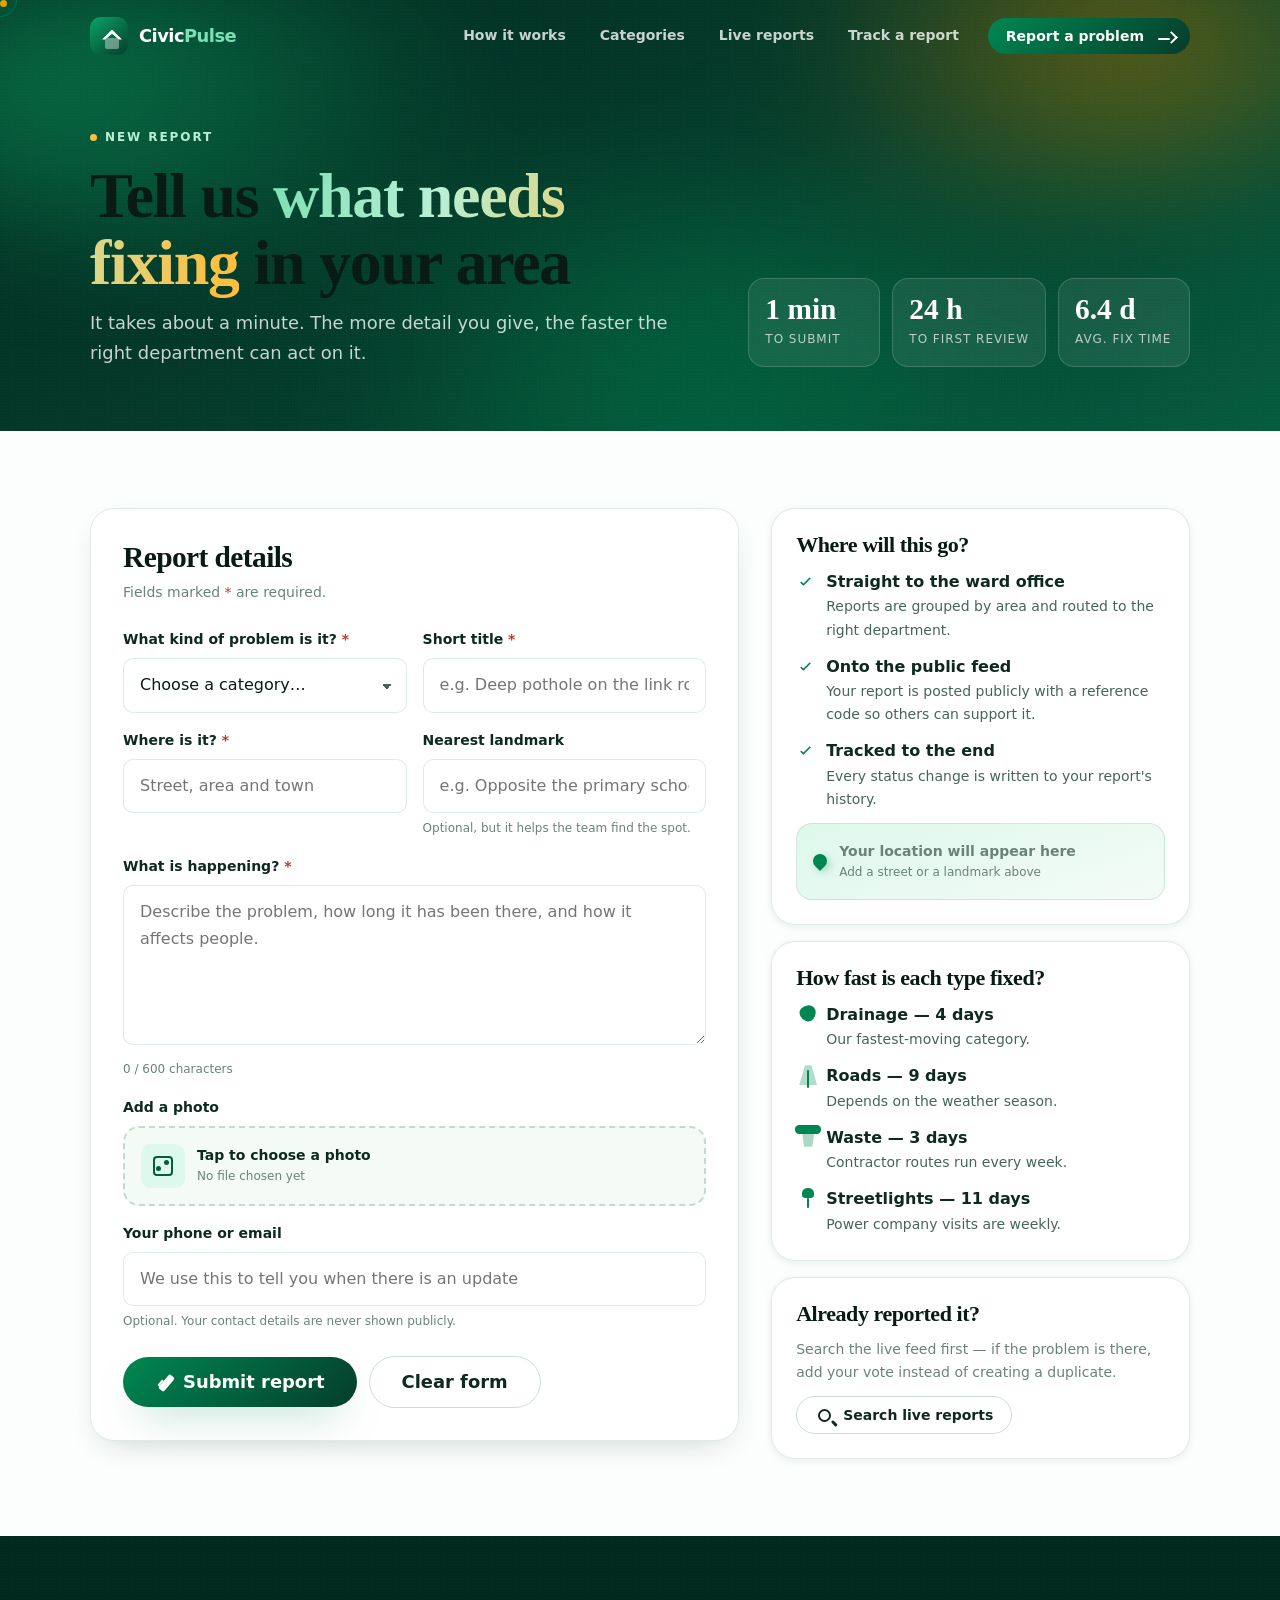
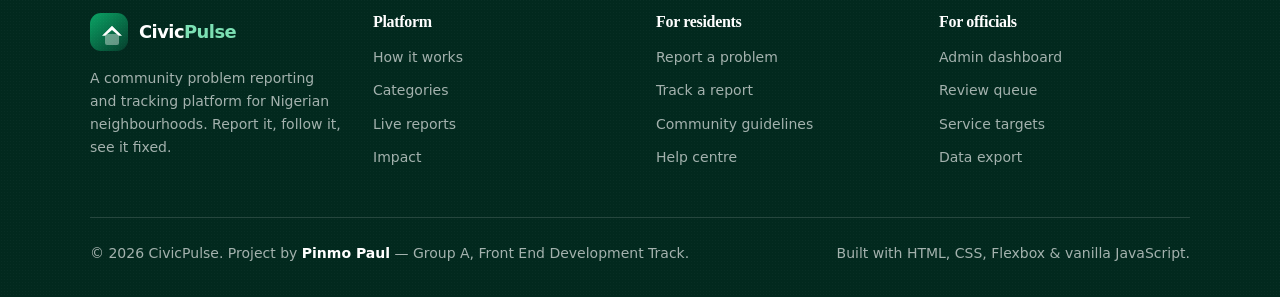
<file: report.html>
<!DOCTYPE html>
<html lang="en">
<head>
<meta charset="UTF-8" />
<meta name="viewport" content="width=device-width, initial-scale=1" />
<title>Report a Problem — CivicPulse</title>
<meta name="description" content="Report a community problem — a bad road, a blocked drain, an overflowing bin — to CivicPulse and get a public response from the department responsible." />
<meta name="author" content="Pinmo Paul" />
<meta name="theme-color" content="#008751" />

<link rel="stylesheet" href="assets/css/base.css" />
<link rel="stylesheet" href="assets/css/animations.css" />
<link rel="stylesheet" href="assets/css/app.css" />
<link rel="stylesheet" href="assets/css/pages.css" />
<link rel="icon" href="[data-uri]" />

<script>
  // We hide the page content with css until the animation script is
  // ready to show it again. If that script does not load, we take the
  // class off after 3 seconds so the page is never left blank.
  document.documentElement.classList.add("cp-motion");
  setTimeout(function () {
    if (!window.cpReady) {
      document.documentElement.classList.remove("cp-motion");
    }
  }, 3000);
</script>
</head>

<body data-cursor="on">
<div class="cp-progress" data-progress aria-hidden="true"></div>

<!-- HEADER -->
<header class="header header--over-dark" data-header>
  <nav class="container nav" aria-label="Main navigation">
    <a href="index.html" class="nav__brand">
      <span class="nav__mark" aria-hidden="true">
        <span class="ico ico--home ico--sm"></span>
      </span>
      <span class="nav__brand-text">Civic<span>Pulse</span></span>
    </a>

    <button class="nav__toggle" data-nav-toggle aria-label="Toggle menu" aria-expanded="false">
      <span class="ico ico--menu"></span>
    </button>

    <div class="nav__links" id="nav-links" data-nav-links>
      <a href="index.html#how"        class="nav__link" data-nav-link>How it works</a>
      <a href="index.html#categories" class="nav__link" data-nav-link>Categories</a>
      <a href="index.html#reports"    class="nav__link" data-nav-link>Live reports</a>
      <a href="track.html"            class="nav__link" data-nav-link>Track a report</a>
      <a href="report.html" class="btn btn--primary btn--sm nav__cta" data-ripple data-magnetic="0.18">
        Report a problem
        <span class="ico ico--arrow ico--sm"></span>
      </a>
    </div>
  </nav>
</header>

<main>

<!-- PAGE HEAD -->
<section class="page-head cp-grain">
  <div class="cp-aurora" aria-hidden="true"><span></span><span></span><span></span></div>
  <div class="container page-head__inner">
    <div data-reveal="up">
      <span class="eyebrow"><span class="dot"></span> New report</span>
      <h1>Tell us <span class="text-gradient">what needs fixing</span> in your area</h1>
      <p>It takes about a minute. The more detail you give, the faster the right department can act on it.</p>
    </div>
    <div class="page-head__aside" data-reveal="up" data-delay="2">
      <div class="mini-stat"><b>1 min</b><span>to submit</span></div>
      <div class="mini-stat"><b>24 h</b><span>to first review</span></div>
      <div class="mini-stat"><b>6.4 d</b><span>avg. fix time</span></div>
    </div>
  </div>
</section>

<!-- THE FORM -->
<section class="section section--tight" id="form-section">
  <div class="container">
    <div class="form-layout">

      <!-- ---------- the form itself ---------- -->
      <div class="form-card" id="form-card" data-reveal="up">
        <h2 class="form-card__title">Report details</h2>
        <p class="muted" style="font-size:var(--fs-sm)">Fields marked <span style="color:#C0392B">*</span> are required.</p>

        <form id="report-form" novalidate>

          <div class="form-grid">

            <!-- CATEGORY -->
            <div class="field" data-field="category">
              <label class="field__label" for="r-category">What kind of problem is it? <span style="color:#C0392B">*</span></label>
              <select class="select" id="r-category" name="category">
                <option value="">Choose a category…</option>
                <option value="Roads">Roads — potholes, bad surfaces</option>
                <option value="Drainage">Drainage — blocked or broken drains</option>
                <option value="Waste">Waste — refuse not collected</option>
                <option value="Streetlights">Streetlights — dark or broken</option>
                <option value="Safety">Safety — open manholes, unguarded pits</option>
                <option value="Facilities">Facilities — taps, toilets, shelters</option>
              </select>
              <p class="field__error">Please choose a category.</p>
            </div>

            <!-- TITLE -->
            <div class="field" data-field="title">
              <label class="field__label" for="r-title">Short title <span style="color:#C0392B">*</span></label>
              <input class="input" type="text" id="r-title" name="title" placeholder="e.g. Deep pothole on the link road" maxlength="80" />
              <p class="field__error">Please give the report a short title (at least 8 characters).</p>
            </div>

            <!-- LOCATION -->
            <div class="field" data-field="location">
              <label class="field__label" for="r-location">Where is it? <span style="color:#C0392B">*</span></label>
              <input class="input" type="text" id="r-location" name="location" placeholder="Street, area and town" maxlength="90" />
              <p class="field__error">Please tell us the location.</p>
            </div>

            <!-- LANDMARK -->
            <div class="field" data-field="landmark">
              <label class="field__label" for="r-landmark">Nearest landmark</label>
              <input class="input" type="text" id="r-landmark" name="landmark" placeholder="e.g. Opposite the primary school" maxlength="90" />
              <p class="field__hint muted" style="font-size:var(--fs-xs);margin-top:6px">Optional, but it helps the team find the spot.</p>
            </div>

            <!-- DESCRIPTION -->
            <div class="field field--full" data-field="description">
              <label class="field__label" for="r-description">What is happening? <span style="color:#C0392B">*</span></label>
              <textarea class="textarea" id="r-description" name="description" rows="5" placeholder="Describe the problem, how long it has been there, and how it affects people." maxlength="600"></textarea>
              <p class="field__error">Please describe the problem (at least 20 characters).</p>
              <p class="muted" style="font-size:var(--fs-xs);margin-top:6px"><span id="desc-count">0</span> / 600 characters</p>
            </div>

            <!-- PHOTO -->
            <div class="field field--full" data-field="photo">
              <label class="field__label" for="r-photo">Add a photo</label>
              <label class="file-drop" id="file-drop">
                <input type="file" id="r-photo" name="photo" accept="image/*" />
                <span class="file-drop__icon" aria-hidden="true"><span class="ico ico--photo"></span></span>
                <span class="file-drop__text">
                  <b>Tap to choose a photo</b>
                  <span id="photo-name">No file chosen yet</span>
                </span>
              </label>
            </div>

            <!-- CONTACT -->
            <div class="field field--full" data-field="contact">
              <label class="field__label" for="r-contact">Your phone or email</label>
              <input class="input" type="text" id="r-contact" name="contact" placeholder="We use this to tell you when there is an update" maxlength="90" />
              <p class="field__hint muted" style="font-size:var(--fs-xs);margin-top:6px">Optional. Your contact details are never shown publicly.</p>
            </div>

          </div>

          <div style="display:flex;flex-wrap:wrap;gap:var(--sp-3);align-items:center;margin-top:var(--sp-5)">
            <button type="submit" class="btn btn--primary btn--lg" data-ripple>
              <span class="ico ico--pen ico--sm"></span>
              Submit report
            </button>
            <button type="reset" class="btn btn--outline btn--lg">Clear form</button>
          </div>
        </form>
      </div>

      <!-- ---------- the helpful side panel ---------- -->
      <aside>
        <div class="aside-card" data-reveal="up" data-delay="2">
          <h3>Where will this go?</h3>
          <ul class="aside-list">
            <li>
              <span class="ico ico--check ico--sm" style="color:var(--ng-green-600)"></span>
              <span><b>Straight to the ward office</b>Reports are grouped by area and routed to the right department.</span>
            </li>
            <li>
              <span class="ico ico--check ico--sm" style="color:var(--ng-green-600)"></span>
              <span><b>Onto the public feed</b>Your report is posted publicly with a reference code so others can support it.</span>
            </li>
            <li>
              <span class="ico ico--check ico--sm" style="color:var(--ng-green-600)"></span>
              <span><b>Tracked to the end</b>Every status change is written to your report's history.</span>
            </li>
          </ul>

          <div class="pin-preview" id="pin-preview">
            <span class="pin-preview__pin" aria-hidden="true"></span>
            <span>
              <b id="pin-location">Your location will appear here</b>
              <span id="pin-landmark">Add a street or a landmark above</span>
            </span>
          </div>
        </div>

        <div class="aside-card" data-reveal="up" data-delay="3">
          <h3>How fast is each type fixed?</h3>
          <ul class="aside-list">
            <li><span class="ico ico--water ico--sm" style="color:var(--ng-green-600)"></span><span><b>Drainage — 4 days</b>Our fastest-moving category.</span></li>
            <li><span class="ico ico--road ico--sm" style="color:var(--ng-green-600)"></span><span><b>Roads — 9 days</b>Depends on the weather season.</span></li>
            <li><span class="ico ico--bin ico--sm" style="color:var(--ng-green-600)"></span><span><b>Waste — 3 days</b>Contractor routes run every week.</span></li>
            <li><span class="ico ico--lamp ico--sm" style="color:var(--ng-green-600)"></span><span><b>Streetlights — 11 days</b>Power company visits are weekly.</span></li>
          </ul>
        </div>

        <div class="aside-card" data-reveal="up" data-delay="4">
          <h3>Already reported it?</h3>
          <p class="muted" style="font-size:var(--fs-sm)">Search the live feed first — if the problem is there, add your vote instead of creating a duplicate.</p>
          <a href="index.html#reports" class="btn btn--outline btn--sm" style="margin-top:var(--sp-3)" data-ripple>
            <span class="ico ico--search ico--sm"></span>
            Search live reports
          </a>
        </div>
      </aside>

    </div>
  </div>
</section>

<!-- SUCCESS PANEL (hidden until the form is sent) -->
<section class="section section--tight" id="success-section" hidden>
  <div class="container">
    <div class="success-card cp-grain" data-reveal="zoom">
      <div class="cp-aurora" aria-hidden="true"><span></span><span></span><span></span></div>
      <span class="ico ico--check ico--lg" style="color:var(--ng-green-300)"></span>
      <h2 style="margin-top:var(--sp-4)">Your report is live</h2>
      <p>It is now on the public feed and in the ward office queue. Keep this reference code — you can use it to track every update.</p>

      <div class="ref-code" id="ref-code">CP-0000</div>

      <div class="success-card__actions">
        <a href="#" class="btn btn--gold btn--lg" id="success-track" data-ripple>
          <span class="ico ico--chart ico--sm"></span>
          Track this report
        </a>
        <a href="index.html#reports" class="btn btn--light btn--lg" data-ripple>See it on the live feed</a>
        <button type="button" class="btn btn--outline btn--lg" id="new-report" style="color:#fff;border-color:rgba(255,255,255,.45)">Report another problem</button>
      </div>
    </div>
  </div>
</section>

</main>

<!-- FOOTER -->
<footer class="footer cp-grain">
  <div class="container">
    <div class="footer__grid">
      <div style="max-width:320px">
        <div class="nav__brand" style="margin-bottom:16px">
          <span class="nav__mark" aria-hidden="true"><span class="ico ico--home ico--sm"></span></span>
          <span class="nav__brand-text" style="color:#fff">Civic<span style="color:var(--ng-green-300)">Pulse</span></span>
        </div>
        <p style="font-size:var(--fs-sm)">A community problem reporting and tracking platform for Nigerian neighbourhoods. Report it, follow it, see it fixed.</p>
      </div>

      <div>
        <h4>Platform</h4>
        <ul style="display:grid;gap:10px;font-size:var(--fs-sm)">
          <li><a href="index.html#how">How it works</a></li>
          <li><a href="index.html#categories">Categories</a></li>
          <li><a href="index.html#reports">Live reports</a></li>
          <li><a href="index.html#impact">Impact</a></li>
        </ul>
      </div>

      <div>
        <h4>For residents</h4>
        <ul style="display:grid;gap:10px;font-size:var(--fs-sm)">
          <li><a href="report.html">Report a problem</a></li>
          <li><a href="track.html">Track a report</a></li>
          <li><a href="#">Community guidelines</a></li>
          <li><a href="#">Help centre</a></li>
        </ul>
      </div>

      <div>
        <h4>For officials</h4>
        <ul style="display:grid;gap:10px;font-size:var(--fs-sm)">
          <li><a href="admin.html">Admin dashboard</a></li>
          <li><a href="admin.html">Review queue</a></li>
          <li><a href="#">Service targets</a></li>
          <li><a href="#">Data export</a></li>
        </ul>
      </div>
    </div>

    <div class="footer__bottom">
      <p>© 2026 CivicPulse. Project by <strong style="color:#fff">Pinmo Paul</strong> — Group A, Front End Development Track.</p>
      <p>Built with HTML, CSS, Flexbox &amp; vanilla JavaScript.</p>
    </div>
  </div>
</footer>

<div class="toast" id="toast"><span class="ico ico--check ico--sm"></span><span id="toast-text">Done</span></div>

<script src="assets/js/animations.js"></script>
<script src="assets/js/data.js"></script>
<script src="assets/js/app.js"></script>
<script src="assets/js/pages.js"></script>
</body>
</html>
</file>
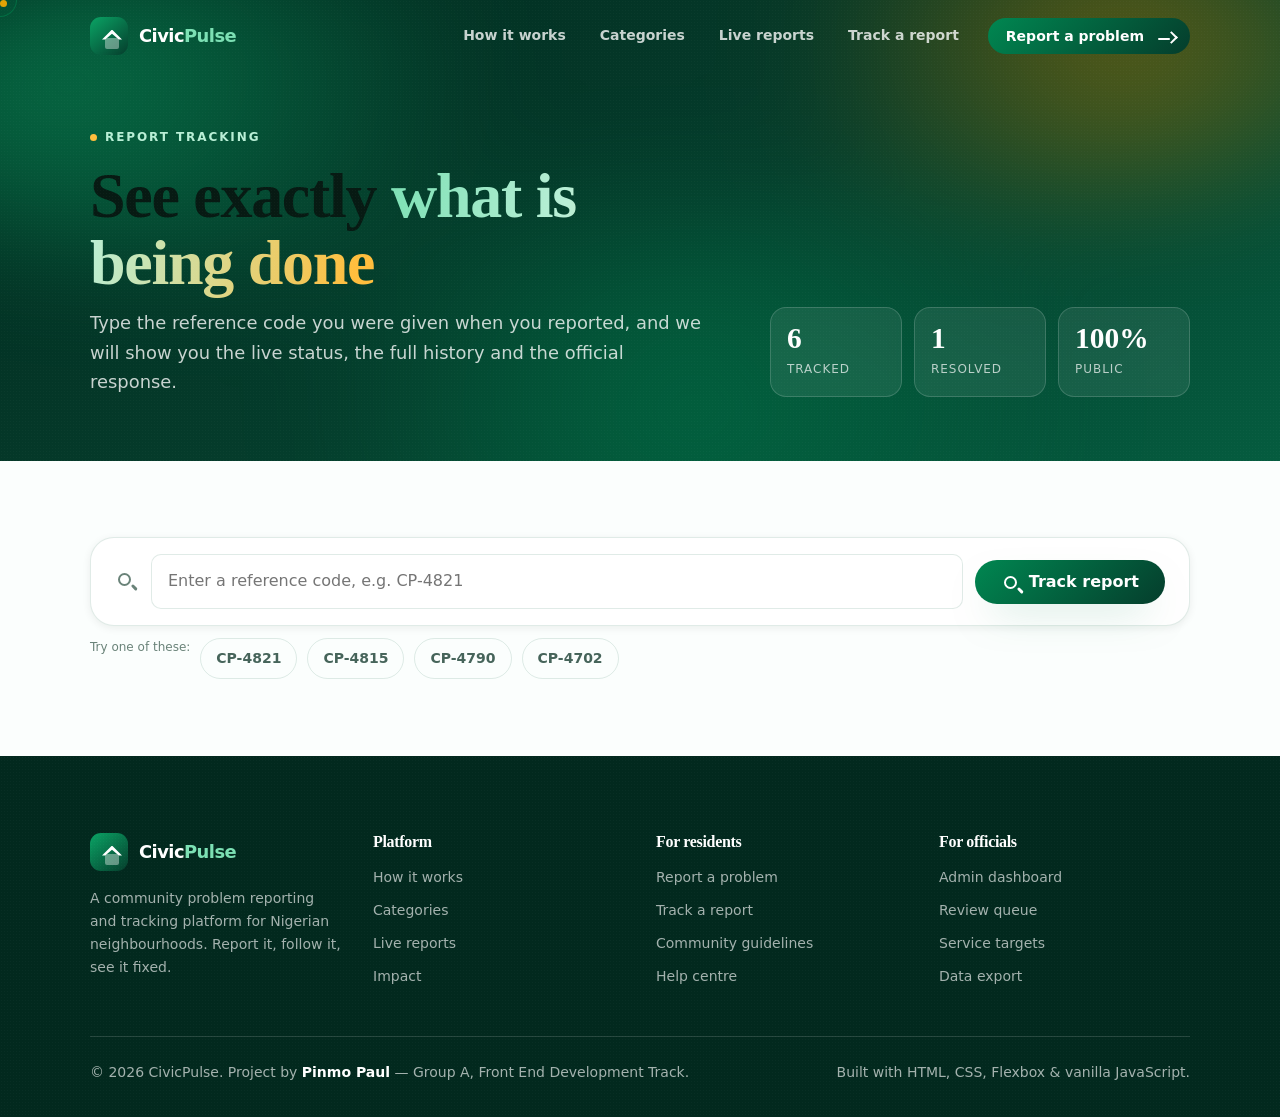
<file: track.html>
<!DOCTYPE html>
<html lang="en">
<head>
<meta charset="UTF-8" />
<meta name="viewport" content="width=device-width, initial-scale=1" />
<title>Track a Report — CivicPulse</title>
<meta name="description" content="Enter your CivicPulse reference code to see the live status, every update and the official response for a community report." />
<meta name="author" content="Pinmo Paul" />
<meta name="theme-color" content="#008751" />

<link rel="stylesheet" href="assets/css/base.css" />
<link rel="stylesheet" href="assets/css/animations.css" />
<link rel="stylesheet" href="assets/css/app.css" />
<link rel="stylesheet" href="assets/css/pages.css" />
<link rel="icon" href="[data-uri]" />

<script>
  // We hide the page content with css until the animation script is
  // ready to show it again. If that script does not load, we take the
  // class off after 3 seconds so the page is never left blank.
  document.documentElement.classList.add("cp-motion");
  setTimeout(function () {
    if (!window.cpReady) {
      document.documentElement.classList.remove("cp-motion");
    }
  }, 3000);
</script>
</head>

<body data-cursor="on">
<div class="cp-progress" data-progress aria-hidden="true"></div>

<!-- HEADER -->
<header class="header header--over-dark" data-header>
  <nav class="container nav" aria-label="Main navigation">
    <a href="index.html" class="nav__brand">
      <span class="nav__mark" aria-hidden="true">
        <span class="ico ico--home ico--sm"></span>
      </span>
      <span class="nav__brand-text">Civic<span>Pulse</span></span>
    </a>

    <button class="nav__toggle" data-nav-toggle aria-label="Toggle menu" aria-expanded="false">
      <span class="ico ico--menu"></span>
    </button>

    <div class="nav__links" id="nav-links" data-nav-links>
      <a href="index.html#how"        class="nav__link" data-nav-link>How it works</a>
      <a href="index.html#categories" class="nav__link" data-nav-link>Categories</a>
      <a href="index.html#reports"    class="nav__link" data-nav-link>Live reports</a>
      <a href="track.html"            class="nav__link" data-nav-link>Track a report</a>
      <a href="report.html" class="btn btn--primary btn--sm nav__cta" data-ripple data-magnetic="0.18">
        Report a problem
        <span class="ico ico--arrow ico--sm"></span>
      </a>
    </div>
  </nav>
</header>

<main>

<!-- PAGE HEAD -->
<section class="page-head cp-grain">
  <div class="cp-aurora" aria-hidden="true"><span></span><span></span><span></span></div>
  <div class="container page-head__inner">
    <div data-reveal="up">
      <span class="eyebrow"><span class="dot"></span> Report tracking</span>
      <h1>See exactly <span class="text-gradient">what is being done</span></h1>
      <p>Type the reference code you were given when you reported, and we will show you the live status, the full history and the official response.</p>
    </div>
    <div class="page-head__aside" data-reveal="up" data-delay="2">
      <div class="mini-stat"><b id="head-total">0</b><span>tracked</span></div>
      <div class="mini-stat"><b id="head-fixed">0</b><span>resolved</span></div>
      <div class="mini-stat"><b>100%</b><span>public</span></div>
    </div>
  </div>
</section>

<!-- TRACKER -->
<section class="section section--tight" id="track-section">
  <div class="container">

    <div class="track-bar" data-reveal="up">
      <span class="ico ico--search" style="color:var(--ink-400)" aria-hidden="true"></span>
      <input class="input" type="search" id="track-input" placeholder="Enter a reference code, e.g. CP-4821" aria-label="Report reference code" />
      <button class="btn btn--primary" id="track-button" data-ripple>
        <span class="ico ico--search ico--sm"></span>
        Track report
      </button>
    </div>

    <div class="chip-row" style="margin-top:var(--sp-3)">
      <span class="muted" style="font-size:var(--fs-xs)">Try one of these:</span>
      <button class="filter" data-sample="CP-4821">CP-4821</button>
      <button class="filter" data-sample="CP-4815">CP-4815</button>
      <button class="filter" data-sample="CP-4790">CP-4790</button>
      <button class="filter" data-sample="CP-4702">CP-4702</button>
    </div>

    <!-- ---------- the result panel ---------- -->
    <div class="track-result" id="track-result" hidden>

      <div class="track-card" id="track-card" data-reveal="up">
        <div class="track-card__top">
          <div>
            <span class="report__id" id="track-id">CP-0000</span>
            <h2 id="track-title">Report title</h2>
          </div>
          <span class="cp-status cp-status--new" id="track-status"><i class="cp-status__dot"></i>New</span>
        </div>

        <div class="admin__detail-meta">
          <span><span class="ico ico--pin ico--sm" style="color:var(--ink-300)"></span> <span id="track-location">Location</span></span>
          <span><span class="ico ico--clock ico--sm" style="color:var(--ink-300)"></span> <span id="track-time">Just now</span></span>
          <span><span class="ico ico--users ico--sm" style="color:var(--ink-300)"></span> <span id="track-category">Category</span></span>
        </div>

        <!-- the four-stage progress bar -->
        <div class="stepper" id="stepper">
          <span class="stepper__fill" id="stepper-fill"></span>
          <div class="step" data-step="New"><span class="step__dot">1</span>Reported</div>
          <div class="step" data-step="In Review"><span class="step__dot">2</span>Review</div>
          <div class="step" data-step="In Progress"><span class="step__dot">3</span>Working</div>
          <div class="step" data-step="Resolved"><span class="step__dot">4</span>Resolved</div>
        </div>

        <p id="track-description" style="color:var(--ink-700);font-size:var(--fs-sm)"></p>

        <div class="admin__block">
          <h3>History</h3>
          <ul class="timeline" id="track-timeline"></ul>
        </div>
      </div>

      <aside>
        <div class="aside-card">
          <h3>Support this report</h3>
          <p class="muted" style="font-size:var(--fs-sm)">More support pushes the report up the department's queue.</p>
          <button class="btn btn--primary" id="track-vote" style="margin-top:var(--sp-3)" data-ripple>
            <span class="ico ico--thumb ico--sm"></span>
            <span id="track-votes">0</span> supporters
          </button>
        </div>

        <div class="aside-card">
          <h3>What happens next?</h3>
          <ul class="aside-list">
            <li><span class="ico ico--check ico--sm" style="color:var(--ng-green-600)"></span><span><b>In Review</b>The ward officer confirms the report on the ground.</span></li>
            <li><span class="ico ico--check ico--sm" style="color:var(--ng-green-600)"></span><span><b>In Progress</b>A team is scheduled and the work starts.</span></li>
            <li><span class="ico ico--check ico--sm" style="color:var(--ng-green-600)"></span><span><b>Resolved</b>The fix is verified and the community is notified.</span></li>
          </ul>
        </div>

        <div class="aside-card">
          <h3>Not the right report?</h3>
          <a href="report.html" class="btn btn--outline btn--sm" style="margin-top:var(--sp-2)" data-ripple>
            <span class="ico ico--pen ico--sm"></span>
            Report a different problem
          </a>
        </div>
      </aside>

    </div>

    <!-- ---------- not found ---------- -->
    <div class="not-found" id="track-missing" hidden>
      <h3>We could not find that report</h3>
      <p id="track-missing-text">Check the code and try again. It looks like: CP-4821</p>
      <a href="index.html#reports" class="btn btn--outline btn--sm" style="margin-top:var(--sp-4)">Browse all live reports</a>
    </div>

  </div>
</section>

</main>

<!-- FOOTER -->
<footer class="footer cp-grain">
  <div class="container">
    <div class="footer__grid">
      <div style="max-width:320px">
        <div class="nav__brand" style="margin-bottom:16px">
          <span class="nav__mark" aria-hidden="true"><span class="ico ico--home ico--sm"></span></span>
          <span class="nav__brand-text" style="color:#fff">Civic<span style="color:var(--ng-green-300)">Pulse</span></span>
        </div>
        <p style="font-size:var(--fs-sm)">A community problem reporting and tracking platform for Nigerian neighbourhoods. Report it, follow it, see it fixed.</p>
      </div>

      <div>
        <h4>Platform</h4>
        <ul style="display:grid;gap:10px;font-size:var(--fs-sm)">
          <li><a href="index.html#how">How it works</a></li>
          <li><a href="index.html#categories">Categories</a></li>
          <li><a href="index.html#reports">Live reports</a></li>
          <li><a href="index.html#impact">Impact</a></li>
        </ul>
      </div>

      <div>
        <h4>For residents</h4>
        <ul style="display:grid;gap:10px;font-size:var(--fs-sm)">
          <li><a href="report.html">Report a problem</a></li>
          <li><a href="track.html">Track a report</a></li>
          <li><a href="#">Community guidelines</a></li>
          <li><a href="#">Help centre</a></li>
        </ul>
      </div>

      <div>
        <h4>For officials</h4>
        <ul style="display:grid;gap:10px;font-size:var(--fs-sm)">
          <li><a href="admin.html">Admin dashboard</a></li>
          <li><a href="admin.html">Review queue</a></li>
          <li><a href="#">Service targets</a></li>
          <li><a href="#">Data export</a></li>
        </ul>
      </div>
    </div>

    <div class="footer__bottom">
      <p>© 2026 CivicPulse. Project by <strong style="color:#fff">Pinmo Paul</strong> — Group A, Front End Development Track.</p>
      <p>Built with HTML, CSS, Flexbox &amp; vanilla JavaScript.</p>
    </div>
  </div>
</footer>

<div class="toast" id="toast"><span class="ico ico--check ico--sm"></span><span id="toast-text">Done</span></div>

<script src="assets/js/animations.js"></script>
<script src="assets/js/data.js"></script>
<script src="assets/js/app.js"></script>
<script src="assets/js/pages.js"></script>
</body>
</html>
</file>
<file: assets/css/base.css>
/* CivicPulse — base.css */

/* the colours, sizes and fonts we use all over the site */
:root {
  /* --- Nigerian identity palette --- */
  --ng-green-900: #02291E;
  --ng-green-800: #053D2C;
  --ng-green-700: #055C3F;
  --ng-green-600: #008751;   /* official Nigerian flag green */
  --ng-green-500: #0AA465;
  --ng-green-400: #2EC489;
  --ng-green-300: #7CE0B4;
  --ng-green-200: #B9EFD6;
  --ng-green-100: #DDF8EC;
  --ng-mint: #EAFBF3;

  --pure-white: #FFFFFF;
  --paper: #FBFEFD;
  --cream: #F4FBF7;

  --gold-700: #A86E00;
  --gold-600: #C98A00;
  --gold-500: #F0A500;      /* Nigerian gold */
  --gold-400: #FFBE3D;
  --gold-300: #FFD98A;
  --gold-100: #FFF4DC;

  --ink-900: #071A13;
  --ink-800: #0E2A20;
  --ink-700: #1B3B2F;
  --ink-500: #46645A;
  --ink-400: #6A8379;
  --ink-300: #9BAEA6;

  --line: rgba(5, 92, 63, 0.12);
  --line-strong: rgba(5, 92, 63, 0.2);

  /* --- Status colours --- */
  --status-new: #3B82F6;
  --status-review: #C98A00;
  --status-progress: #8B5CF6;
  --status-fixed: #008751;

  /* --- Typography --- */
  --font-sans: "Segoe UI", system-ui, -apple-system, Roboto, "Helvetica Neue",
    Arial, "Noto Sans", sans-serif;
  --font-display: Georgia, "Times New Roman", "Iowan Old Style", serif;
  --font-mono: "Courier New", Consolas, Menlo, monospace;

  --fs-xs: 0.75rem;
  --fs-sm: 0.875rem;
  --fs-base: 1rem;
  --fs-md: clamp(1rem, 0.96rem + 0.2vw, 1.125rem);
  --fs-lg: clamp(1.125rem, 1.04rem + 0.42vw, 1.375rem);
  --fs-xl: clamp(1.375rem, 1.2rem + 0.8vw, 1.875rem);
  --fs-2xl: clamp(1.75rem, 1.4rem + 1.6vw, 2.75rem);
  --fs-3xl: clamp(2.25rem, 1.6rem + 3vw, 4.25rem);
  --fs-4xl: clamp(2.75rem, 1.5rem + 5.4vw, 5.6rem);

  /* --- Space & shape --- */
  --sp-1: 4px;
  --sp-2: 8px;
  --sp-3: 12px;
  --sp-4: 16px;
  --sp-5: 24px;
  --sp-6: 32px;
  --sp-7: 48px;
  --sp-8: 64px;
  --sp-9: 96px;

  --r-xs: 6px;
  --r-sm: 10px;
  --r-md: 16px;
  --r-lg: 24px;
  --r-xl: 34px;
  --r-pill: 999px;

  --sh-sm: 0 2px 8px rgba(7, 26, 19, 0.07);
  --sh-md: 0 12px 32px -14px rgba(7, 26, 19, 0.22);
  --sh-lg: 0 26px 60px -24px rgba(7, 26, 19, 0.28);
  --sh-xl: 0 48px 100px -32px rgba(7, 26, 19, 0.36);
  --sh-green: 0 18px 40px -18px rgba(0, 135, 81, 0.5);
  --sh-gold: 0 18px 40px -18px rgba(240, 165, 0, 0.45);

  --header-h: 72px;
  --max-w: 1180px;
}

/* start every element off the same way */
*,
*::before,
*::after { box-sizing: border-box; }

* { margin: 0; }

html {
  -webkit-text-size-adjust: 100%;
  scroll-behavior: smooth;
  scroll-padding-top: calc(var(--header-h) + 20px);
}

body {
  font-family: var(--font-sans);
  font-size: var(--fs-md);
  line-height: 1.65;
  color: var(--ink-800);
  background: var(--paper);
  -webkit-font-smoothing: antialiased;
  overflow-x: hidden;
  min-height: 100vh;
}

img { display: block; max-width: 100%; }
button, input, select, textarea { font: inherit; color: inherit; }
button { background: none; border: 0; cursor: pointer; }
a { color: inherit; text-decoration: none; }
ul, ol { list-style: none; padding: 0; }

/* The hidden attribute must always win. Some of our own rules set
   display:grid or display:flex, and those would otherwise beat the
   browser's built-in [hidden] { display: none }. */
[hidden] { display: none !important; }

:focus-visible {
  outline: 3px solid var(--gold-500);
  outline-offset: 3px;
  border-radius: 4px;
}

::selection { background: var(--ng-green-600); color: #fff; }

/* headings, paragraphs and text sizes */
h1, h2, h3, h4 {
  font-family: var(--font-display);
  font-weight: 700;
  line-height: 1.1;
  letter-spacing: -0.02em;
  color: var(--ink-900);
}

h1 { font-size: var(--fs-3xl); }
h2 { font-size: var(--fs-2xl); }
h3 { font-size: var(--fs-xl); }
h4 { font-size: var(--fs-lg); }

.eyebrow {
  display: inline-flex;
  align-items: center;
  gap: 8px;
  font-size: var(--fs-xs);
  font-weight: 700;
  letter-spacing: 0.16em;
  text-transform: uppercase;
  color: var(--ng-green-700);
}

.lead {
  font-size: var(--fs-lg);
  color: var(--ink-500);
  line-height: 1.7;
}

.text-gradient {
  background: linear-gradient(100deg, var(--ng-green-600), var(--ng-green-400) 45%, var(--gold-500) 95%);
  -webkit-background-clip: text;
  background-clip: text;
  color: transparent;
}

.sr-only {
  position: absolute;
  width: 1px; height: 1px;
  padding: 0; margin: -1px;
  overflow: hidden;
  clip: rect(0 0 0 0);
  white-space: nowrap;
  border: 0;
}

/* the container, the grid and the flex helpers */
.container {
  width: 100%;
  max-width: var(--max-w);
  margin-inline: auto;
  padding-inline: clamp(18px, 4vw, 40px);
}

.section { padding-block: clamp(60px, 8vw, 120px); position: relative; }
.section--tight { padding-block: clamp(44px, 6vw, 80px); }
.section--mint { background: var(--cream); }
.section--deep {
  background: var(--ng-green-900);
  color: rgba(255, 255, 255, 0.78);
}
.section--deep h1,
.section--deep h2,
.section--deep h3,
.section--deep h4 { color: #fff; }

.section-head { max-width: 700px; margin-bottom: clamp(32px, 4vw, 56px); }
.section-head--center { margin-inline: auto; text-align: center; }
.section-head p { margin-top: var(--sp-4); }

.grid { display: grid; gap: var(--sp-5); }
.grid--2 { grid-template-columns: repeat(auto-fit, minmax(290px, 1fr)); }
.grid--3 { grid-template-columns: repeat(auto-fit, minmax(262px, 1fr)); }
.grid--4 { grid-template-columns: repeat(auto-fit, minmax(200px, 1fr)); }

/* 5. the icon set
   every icon below is built from border-radius, clip-path, borders and
   pseudo-elements. no <svg> tag is used anywhere in this project. */
.ico {
  position: relative;
  display: inline-block;
  width: 24px;
  height: 24px;
  flex: none;
  color: inherit;
}
.ico--sm { width: 18px; height: 18px; }
.ico--lg { width: 30px; height: 30px; }

/* Road — a perspective slab with dashed centre line */
.ico--road::before {
  content: "";
  position: absolute; left: 3px; top: 2px; width: 18px; height: 20px;
  background: currentColor; opacity: 0.3;
  clip-path: polygon(32% 0, 68% 0, 100% 100%, 0 100%);
}
.ico--road::after {
  content: "";
  position: absolute; left: 11px; top: 7px; width: 2px; height: 13px;
  background: currentColor; border-radius: 2px;
  box-shadow: 0 5px 0 currentColor;
}

/* Water — a teardrop */
.ico--water::before {
  content: "";
  position: absolute; left: 4px; top: 3px; width: 16px; height: 16px;
  background: currentColor;
  border-radius: 50% 50% 50% 50% / 62% 62% 38% 38%;
  transform: rotate(45deg);
}

/* Waste — a bin with a lid */
.ico--bin::before {
  content: "";
  position: absolute; left: 4px; top: 8px; width: 16px; height: 14px;
  background: currentColor; opacity: 0.32;
  clip-path: polygon(12% 0, 88% 0, 76% 100%, 24% 100%);
}
.ico--bin::after {
  content: "";
  position: absolute; left: 2px; top: 4px; width: 20px; height: 3px;
  border-radius: 2px; background: currentColor;
  box-shadow: 0 -1px 0 3px currentColor;
}

/* Streetlight — a lamp head on a stem */
.ico--lamp::before {
  content: "";
  position: absolute; left: 6px; top: 2px; width: 12px; height: 10px;
  border-radius: 50% 50% 30% 30%;
  background: currentColor;
}
.ico--lamp::after {
  content: "";
  position: absolute; left: 11px; top: 12px; width: 2px; height: 10px;
  background: currentColor; border-radius: 2px;
}

/* Safety — a shield */
.ico--shield::before {
  content: "";
  position: absolute; inset: 1px;
  background: currentColor;
  clip-path: polygon(50% 0, 100% 16%, 100% 54%, 50% 100%, 0 54%, 0 16%);
}

/* Facilities — a house */
.ico--home::before {
  content: "";
  position: absolute; left: 5px; top: 11px; width: 14px; height: 11px;
  background: currentColor; opacity: 0.38; border-radius: 2px;
}
.ico--home::after {
  content: "";
  position: absolute; left: 2px; top: 3px; width: 20px; height: 16px;
  background: currentColor;
  clip-path: polygon(50% 0, 100% 62%, 84% 62%, 50% 26%, 16% 62%, 0 62%);
}

/* Location pin */
.ico--pin::before {
  content: "";
  position: absolute; left: 4px; top: 2px; width: 16px; height: 16px;
  background: currentColor; border-radius: 50% 50% 50% 0;
  transform: rotate(45deg);
}
.ico--pin::after {
  content: "";
  position: absolute; left: 9px; top: 7px; width: 6px; height: 6px;
  border-radius: 50%; background: var(--ink-900);
}

/* Clock */
.ico--clock::before {
  content: "";
  position: absolute; inset: 2px;
  border: 2.5px solid currentColor; border-radius: 50%;
}
.ico--clock::after {
  content: "";
  position: absolute; left: 11px; top: 6px; width: 2px; height: 7px;
  background: currentColor; border-radius: 2px;
}

/* Checkmark */
.ico--check::before {
  content: "";
  position: absolute; left: 4px; top: 9px; width: 11px; height: 5px;
  border-left: 2.5px solid currentColor;
  border-bottom: 2.5px solid currentColor;
  transform: rotate(-45deg); border-radius: 1px;
}

/* Vote — a raised thumb */
.ico--thumb::before {
  content: "";
  position: absolute; left: 3px; top: 9px; width: 5px; height: 12px;
  border: 2.5px solid currentColor; border-radius: 2px;
}
.ico--thumb::after {
  content: "";
  position: absolute; left: 9px; top: 3px; width: 11px; height: 11px;
  border: 2.5px solid currentColor; border-radius: 4px 4px 2px 2px;
}

/* Search */
.ico--search::before {
  content: "";
  position: absolute; left: 3px; top: 3px; width: 13px; height: 13px;
  border: 2.5px solid currentColor; border-radius: 50%;
}
.ico--search::after {
  content: "";
  position: absolute; left: 16px; top: 16px; width: 7px; height: 2.5px;
  background: currentColor; border-radius: 2px; transform: rotate(45deg);
}

/* Arrow — a chevron */
.ico--arrow::before {
  content: "";
  position: absolute; left: 4px; top: 11px; width: 12px; height: 2.5px;
  background: currentColor; border-radius: 2px;
}
.ico--arrow::after {
  content: "";
  position: absolute; left: 13px; top: 6px; width: 9px; height: 9px;
  border-top: 2.5px solid currentColor;
  border-right: 2.5px solid currentColor;
  transform: rotate(45deg);
}

/* Menu — three bars */
.ico--menu::before {
  content: "";
  position: absolute; left: 2px; top: 6px; width: 20px; height: 2.5px;
  background: currentColor; border-radius: 2px;
  box-shadow: 0 6px 0 currentColor, 0 12px 0 currentColor;
}

/* Pen / edit */
.ico--pen::before {
  content: "";
  position: absolute; left: 8px; top: 1px; width: 7px; height: 18px;
  background: currentColor; border-radius: 2px; transform: rotate(40deg);
}
.ico--pen::after {
  content: "";
  position: absolute; left: 4px; bottom: 3px; width: 7px; height: 7px;
  border-left: 2.5px solid currentColor;
  border-bottom: 2.5px solid currentColor;
  transform: rotate(40deg);
}

/* People */
.ico--users::before {
  content: "";
  position: absolute; left: 4px; top: 4px; width: 9px; height: 9px;
  border: 2.5px solid currentColor; border-radius: 50%;
}
.ico--users::after {
  content: "";
  position: absolute; left: 1px; top: 15px; width: 15px; height: 7px;
  border: 2.5px solid currentColor; border-bottom: 0;
  border-radius: 8px 8px 0 0;
}

/* Chart — three bars */
.ico--chart::before {
  content: "";
  position: absolute; left: 3px; bottom: 3px; width: 5px; height: 10px;
  background: currentColor; border-radius: 2px;
}
.ico--chart::after {
  content: "";
  position: absolute; left: 11px; bottom: 3px; width: 5px; height: 18px;
  background: currentColor; border-radius: 2px;
  box-shadow: 8px 6px 0 currentColor;
}

/* Star — for a resolved report */
.ico--star::before {
  content: "";
  position: absolute; inset: 1px;
  background: currentColor;
  clip-path: polygon(50% 0, 61% 35%, 98% 35%, 68% 57%, 79% 91%,
                     50% 70%, 21% 91%, 32% 57%, 2% 35%, 39% 35%);
}

/* Bell / alert */
.ico--bell::before {
  content: "";
  position: absolute; left: 5px; top: 5px; width: 14px; height: 13px;
  background: currentColor; border-radius: 8px 8px 3px 3px;
}
.ico--bell::after {
  content: "";
  position: absolute; left: 10px; bottom: 2px; width: 4px; height: 4px;
  border-radius: 50%; background: currentColor;
}

/* Image / photo */
.ico--photo::before {
  content: "";
  position: absolute; inset: 2px;
  border: 2.5px solid currentColor; border-radius: 4px;
}
.ico--photo::after {
  content: "";
  position: absolute; left: 5px; top: 12px; width: 5px; height: 5px;
  border-radius: 50%; background: currentColor;
  box-shadow: 8px -6px 0 currentColor;
}

/* Globe / community */
.ico--globe::before {
  content: "";
  position: absolute; inset: 2px;
  border: 2.5px solid currentColor; border-radius: 50%;
}
.ico--globe::after {
  content: "";
  position: absolute; left: 5px; top: 5px; width: 12px; height: 12px;
  border: 2px solid currentColor; border-radius: 50%;
}

/* buttons, inputs, cards, badges and the other bits we reuse */
.btn {
  --btn-py: 13px;
  --btn-px: 26px;
  position: relative;
  display: inline-flex;
  align-items: center;
  justify-content: center;
  gap: 10px;
  padding: var(--btn-py) var(--btn-px);
  border-radius: var(--r-pill);
  font-size: var(--fs-base);
  font-weight: 600;
  line-height: 1;
  white-space: nowrap;
  cursor: pointer;
  overflow: hidden;
  transition: transform 200ms ease, box-shadow 200ms ease, background-color 200ms ease;
}
.btn:hover { transform: translateY(-2px); }
.btn:active { transform: translateY(0) scale(0.98); }

.btn--primary {
  background: linear-gradient(135deg, var(--ng-green-600), var(--ng-green-800));
  color: #fff;
  box-shadow: var(--sh-green);
}
.btn--gold {
  background: linear-gradient(135deg, var(--gold-500), var(--gold-600));
  color: #2A1A00;
  box-shadow: var(--sh-gold);
}
.btn--ghost {
  background: rgba(255, 255, 255, 0.72);
  color: var(--ng-green-800);
  border: 1.5px solid var(--line-strong);
}
.btn--ghost:hover { border-color: var(--ng-green-500); background: #fff; }
.btn--outline { border: 1.5px solid var(--line-strong); color: var(--ink-800); }
.btn--outline:hover { border-color: var(--ng-green-500); color: var(--ng-green-700); }
.btn--light { background: #fff; color: var(--ng-green-800); box-shadow: var(--sh-md); }
.btn--sm { --btn-py: 9px; --btn-px: 18px; font-size: var(--fs-sm); }
.btn--lg { --btn-py: 16px; --btn-px: 32px; font-size: var(--fs-md); }

.btn .ico--arrow { transition: transform 220ms ease; }
.btn:hover .ico--arrow { transform: translateX(4px); }

.pill {
  display: inline-flex;
  align-items: center;
  gap: 7px;
  padding: 6px 14px;
  border-radius: var(--r-pill);
  font-size: var(--fs-xs);
  font-weight: 700;
  background: var(--ng-green-100);
  color: var(--ng-green-800);
  border: 1px solid rgba(0, 135, 81, 0.16);
}
.pill--glass {
  background: rgba(255, 255, 255, 0.14);
  border-color: rgba(255, 255, 255, 0.28);
  color: #fff;
}
.pill--gold { background: var(--gold-100); color: var(--gold-700); border-color: rgba(240,165,0,.25); }

.dot { width: 7px; height: 7px; border-radius: 50%; background: currentColor; flex: none; }

.card {
  position: relative;
  background: #fff;
  border: 1px solid var(--line);
  border-radius: var(--r-lg);
  padding: clamp(22px, 3vw, 30px);
  box-shadow: var(--sh-sm);
  transition: transform 300ms ease, box-shadow 300ms ease, border-color 300ms ease;
}
.card--hover:hover {
  transform: translateY(-6px);
  box-shadow: var(--sh-lg);
  border-color: rgba(0, 135, 81, 0.28);
}

.card__icon {
  width: 54px; height: 54px;
  display: flex; align-items: center; justify-content: center;
  border-radius: var(--r-md);
  background: linear-gradient(140deg, var(--ng-green-100), var(--ng-green-200));
  color: var(--ng-green-700);
  margin-bottom: var(--sp-4);
  transition: transform 300ms ease, background 300ms ease, color 300ms ease;
}
.card--hover:hover .card__icon {
  transform: translateY(-4px) rotate(-6deg);
  background: var(--ng-green-600);
  color: #fff;
}
.card h3 { font-size: var(--fs-lg); margin-bottom: 8px; }
.card p { color: var(--ink-500); font-size: var(--fs-base); }

.section--deep .card {
  background: rgba(255, 255, 255, 0.05);
  border-color: rgba(255, 255, 255, 0.14);
  color: rgba(255, 255, 255, 0.72);
}
.section--deep .card h3 { color: #fff; }
.section--deep .card p { color: rgba(255, 255, 255, 0.6); }

.rule { height: 1px; background: var(--line); border: 0; }

.field { display: block; }
.field__label { display: block; font-size: var(--fs-sm); font-weight: 600; margin-bottom: 7px; }
.input, .select, .textarea {
  width: 100%;
  padding: 13px 16px;
  border-radius: var(--r-sm);
  border: 1.5px solid var(--line);
  background: #fff;
  color: var(--ink-900);
  font-size: var(--fs-base);
  transition: border-color 180ms ease, box-shadow 180ms ease;
}
.input:focus, .select:focus, .textarea:focus {
  outline: none;
  border-color: var(--ng-green-500);
  box-shadow: 0 0 0 4px rgba(10, 164, 101, 0.14);
}
.textarea { resize: vertical; min-height: 120px; }

/* A select box with its own CSS arrow — three little gradients make the
   chevron, so we do not need an image or an SVG. */
.select {
  -webkit-appearance: none;
  appearance: none;
  padding-right: 42px;
  background-image:
    linear-gradient(45deg, transparent 50%, var(--ink-500) 50%),
    linear-gradient(135deg, var(--ink-500) 50%, transparent 50%),
    linear-gradient(to right, var(--ink-500) 50%, transparent 50%);
  background-position:
    calc(100% - 19px) calc(50% + 1px),
    calc(100% - 14px) calc(50% + 1px),
    calc(100% - 9px) calc(50% + 2px);
  background-size: 5px 5px, 5px 5px, 1px 9px;
  background-repeat: no-repeat;
}

.field__hint { font-size: var(--fs-xs); color: var(--ink-400); margin-top: 6px; }

/* --- Header --- */
.header {
  position: fixed;
  inset: 0 0 auto 0;
  z-index: 90;
  height: var(--header-h);
  display: flex;
  align-items: center;
  background: transparent;
  border-bottom: 1px solid transparent;
  transition: background-color 300ms ease, box-shadow 300ms ease, border-color 300ms ease;
}
.header.is-scrolled {
  background: rgba(255, 255, 255, 0.94);
  border-bottom-color: var(--line);
  box-shadow: 0 10px 30px -22px rgba(7, 26, 19, 0.5);
}
.nav { display: flex; align-items: center; gap: var(--sp-5); width: 100%; }
.nav__brand { display: flex; align-items: center; gap: 11px; font-weight: 800; }
.nav__mark {
  width: 38px; height: 38px;
  border-radius: 11px;
  display: flex; align-items: center; justify-content: center;
  background: linear-gradient(140deg, var(--ng-green-500), var(--ng-green-800));
  color: #fff;
  box-shadow: var(--sh-green);
}
.nav__brand-text { font-size: 1.12rem; letter-spacing: -0.03em; color: var(--ink-900); }
.nav__brand-text span { color: var(--ng-green-600); }
.nav__links { display: flex; align-items: center; gap: 4px; margin-left: auto; }
.nav__link {
  position: relative;
  padding: 9px 15px;
  border-radius: var(--r-pill);
  font-size: var(--fs-sm);
  font-weight: 600;
  color: var(--ink-500);
  transition: color 180ms ease;
}
.nav__link::after {
  content: "";
  position: absolute;
  left: 15px; right: 15px; bottom: 4px;
  height: 2px; border-radius: 2px;
  background: var(--ng-green-600);
  transform: scaleX(0);
  transform-origin: left;
  transition: transform 280ms ease;
}
.nav__link:hover { color: var(--ng-green-700); }
.nav__link:hover::after { transform: scaleX(1); }
.nav__link.is-active { color: var(--ng-green-700); }
.nav__link.is-active::after { transform: scaleX(1); }
.nav__cta { margin-left: 10px; }
.nav__toggle { display: none; margin-left: auto; }

/* Header sitting on a dark hero: light text until you scroll */
.header--over-dark:not(.is-scrolled) .nav__link { color: rgba(255, 255, 255, 0.78); }
.header--over-dark:not(.is-scrolled) .nav__link:hover,
.header--over-dark:not(.is-scrolled) .nav__link.is-active { color: #fff; }
.header--over-dark:not(.is-scrolled) .nav__link::after { background: var(--ng-green-300); }
.header--over-dark:not(.is-scrolled) .nav__brand-text { color: #fff; }
.header--over-dark:not(.is-scrolled) .nav__brand-text span { color: var(--ng-green-300); }
.header--over-dark:not(.is-scrolled) .nav__toggle {
  background: rgba(255, 255, 255, 0.14);
  border-color: rgba(255, 255, 255, 0.24);
  color: #fff;
}

/* --- Mobile nav --- */
@media (max-width: 880px) {
  .nav__toggle {
    display: flex; align-items: center; justify-content: center;
    width: 44px; height: 44px;
    border-radius: var(--r-sm);
    border: 1.5px solid var(--line);
    background: rgba(255, 255, 255, 0.85);
  }
  .nav__links {
    position: fixed;
    inset: var(--header-h) 0 auto 0;
    flex-direction: column;
    align-items: stretch;
    gap: 2px;
    padding: var(--sp-5) clamp(18px, 4vw, 40px) var(--sp-6);
    background: rgba(255, 255, 255, 0.98);
    border-bottom: 1px solid var(--line);
    box-shadow: var(--sh-lg);
    opacity: 0;
    visibility: hidden;
    transform: translateY(-14px);
    transition: opacity 250ms ease, transform 250ms ease, visibility 250ms;
  }
  .nav__links.is-open { opacity: 1; visibility: visible; transform: none; }
  .nav__link { padding: 13px 14px; }
  .nav__cta { margin: 10px 0 0; }
}

/* --- Footer --- */
.footer {
  background: var(--ng-green-900);
  color: rgba(255, 255, 255, 0.64);
  padding-block: clamp(48px, 6vw, 80px) var(--sp-6);
  position: relative;
}
.footer h4 { color: #fff; font-size: var(--fs-base); margin-bottom: var(--sp-4); }
.footer a { transition: color 180ms ease; }
.footer a:hover { color: var(--ng-green-300); }
.footer__grid {
  display: grid;
  gap: var(--sp-6);
  grid-template-columns: repeat(auto-fit, minmax(180px, 1fr));
}
.footer__bottom {
  margin-top: var(--sp-7);
  padding-top: var(--sp-5);
  border-top: 1px solid rgba(255, 255, 255, 0.14);
  display: flex;
  flex-wrap: wrap;
  gap: var(--sp-4);
  justify-content: space-between;
  font-size: var(--fs-sm);
}

.chip-row { display: flex; flex-wrap: wrap; gap: 10px; }
.muted { color: var(--ink-400); }
.mono { font-family: var(--font-mono); font-size: 0.85em; }
.center { text-align: center; }

/* the small dot and ring that follow the mouse */
body[data-cursor="on"],
body[data-cursor="on"] a,
body[data-cursor="on"] button { cursor: none; }

.cp-cursor-dot,
.cp-cursor-ring {
  position: fixed;
  top: 0; left: 0;
  z-index: 9999;
  pointer-events: none;
  border-radius: 50%;
  will-change: transform;
}
.cp-cursor-dot {
  width: 7px; height: 7px;
  background: var(--gold-500);
}
.cp-cursor-ring {
  width: 34px; height: 34px;
  border: 1.5px solid rgba(0, 135, 81, 0.55);
  background: rgba(0, 135, 81, 0.06);
  transition: width 240ms ease, height 240ms ease, background-color 240ms ease;
}
.cp-cursor-ring.is-hover {
  width: 58px; height: 58px;
  background: rgba(0, 135, 81, 0.14);
}
</file>
<file: assets/css/animations.css>
/* CivicPulse - animations.css
   All the moving parts of the site.

   Everything here is plain CSS: @keyframes, transition, transform, opacity
   and gradients. No svg, no canvas, no animation library.

   How the scroll reveal works:
   1. The page starts with <html class="cp-motion"> so nothing flashes.
   2. An element with data-reveal is hidden by CSS.
   3. When it scrolls near the screen, JavaScript adds the class is-visible
      and the transition moves it into place.                    */


/* ---------------------------------------------------------------
   1. SCROLL REVEAL
   --------------------------------------------------------------- */

/* every reveal fades in when is-visible is added */
[data-reveal] {
  transition: opacity 0.7s ease, transform 0.7s ease, filter 0.7s ease;
}

/* the hidden "before" position for each type of reveal */
.cp-motion [data-reveal] { opacity: 0; }
.cp-motion [data-reveal="fade"]     { }
.cp-motion [data-reveal="up"]       { transform: translateY(40px); }
.cp-motion [data-reveal="down"]     { transform: translateY(-40px); }
.cp-motion [data-reveal="left"]     { transform: translateX(-56px); }
.cp-motion [data-reveal="right"]    { transform: translateX(56px); }
.cp-motion [data-reveal="zoom"]     { transform: scale(0.88); }
.cp-motion [data-reveal="zoom-far"] { transform: scale(0.66); }
.cp-motion [data-reveal="blur"]     { transform: translateY(20px); filter: blur(14px); }
.cp-motion [data-reveal="blur-up"]  { transform: translateY(32px); filter: blur(10px); }
.cp-motion [data-reveal="flip"]     { transform: rotate(-7deg) scale(0.92); }
.cp-motion [data-reveal="tilt"]     { transform: rotate(4deg) translateY(28px); }
.cp-motion [data-reveal="grow"]     { transform: scale(0.25); }
.cp-motion [data-reveal="rise"]     { transform: translateY(90px) scale(0.95); }

/* the visible "after" position */
.cp-motion [data-reveal].is-visible {
  opacity: 1;
  transform: none;
  filter: none;
}

/* on a small screen a sideways reveal would go off the edge,
   so we bring it in from the bottom instead */
@media (max-width: 768px) {
  .cp-motion [data-reveal="left"]  { transform: translateY(34px); }
  .cp-motion [data-reveal="right"] { transform: translateY(34px); }
}

/* the sweep reveal - a green and gold curtain slides away */
.cp-motion [data-reveal="sweep"] { position: relative; overflow: hidden; }
.cp-motion [data-reveal="sweep"]::after {
  content: "";
  position: absolute;
  inset: 0;
  background: linear-gradient(100deg, var(--ng-green-500), var(--gold-400));
  transform-origin: bottom;
  transition: transform 0.9s ease;
}
.cp-motion [data-reveal="sweep"].is-visible::after { transform: scaleY(0); }

/* small delay steps - data-delay="1" up to "6" */
[data-delay="1"] { transition-delay: 90ms;  animation-delay: 90ms; }
[data-delay="2"] { transition-delay: 180ms; animation-delay: 180ms; }
[data-delay="3"] { transition-delay: 270ms; animation-delay: 270ms; }
[data-delay="4"] { transition-delay: 360ms; animation-delay: 360ms; }
[data-delay="5"] { transition-delay: 450ms; animation-delay: 450ms; }
[data-delay="6"] { transition-delay: 540ms; animation-delay: 540ms; }


/* ---------------------------------------------------------------
   2. KEYFRAMES
   These are the little movements that repeat forever.
   --------------------------------------------------------------- */

@keyframes cp-float {
  0%, 100% { transform: translateY(0); }
  50%      { transform: translateY(-14px); }
}
@keyframes cp-float-sm {
  0%, 100% { transform: translateY(0); }
  50%      { transform: translateY(-6px); }
}
@keyframes cp-bob {
  0%, 100% { transform: translateY(0) rotate(0deg); }
  50%      { transform: translateY(-9px) rotate(3deg); }
}
@keyframes cp-spin { to { transform: rotate(360deg); } }
@keyframes cp-spin-slow { to { transform: rotate(-360deg); } }

@keyframes cp-pulse-ring {
  0%   { transform: scale(0.5); opacity: 0.8; }
  70%  { opacity: 0.1; }
  100% { transform: scale(1.8); opacity: 0; }
}
@keyframes cp-pulse-dot {
  0%, 100% { opacity: 1; transform: scale(1); }
  50%      { opacity: 0.4; transform: scale(0.8); }
}
@keyframes cp-breathe {
  0%, 100% { box-shadow: 0 0 0 0 rgba(0, 135, 81, 0.4); }
  50%      { box-shadow: 0 0 0 16px rgba(0, 135, 81, 0); }
}
@keyframes cp-bounce-in {
  0%   { opacity: 0; transform: scale(0.7); }
  60%  { opacity: 1; transform: scale(1.06); }
  100% { opacity: 1; transform: scale(1); }
}
@keyframes cp-pop {
  0%   { transform: scale(1); }
  45%  { transform: scale(1.1); }
  100% { transform: scale(1); }
}
@keyframes cp-shake {
  0%, 100% { transform: translateX(0); }
  20%      { transform: translateX(-7px); }
  40%      { transform: translateX(6px); }
  60%      { transform: translateX(-4px); }
  80%      { transform: translateX(3px); }
}
@keyframes cp-shimmer {
  0%   { background-position: -220% 0; }
  100% { background-position: 220% 0; }
}
@keyframes cp-gradient-pan {
  0%   { background-position: 0% 50%; }
  50%  { background-position: 100% 50%; }
  100% { background-position: 0% 50%; }
}
@keyframes cp-text-pan {
  0%   { background-position: 0% 50%; }
  100% { background-position: 200% 50%; }
}
@keyframes cp-blob {
  0%, 100% { border-radius: 60% 40% 30% 70% / 60% 30% 70% 40%; }
  33%      { border-radius: 30% 70% 60% 40% / 40% 60% 40% 60%; }
  66%      { border-radius: 50% 50% 40% 60% / 60% 40% 60% 40%; }
}
@keyframes cp-aurora {
  0%   { transform: translate3d(-8%, -6%, 0) scale(1); }
  33%  { transform: translate3d(10%, 4%, 0) scale(1.2); }
  66%  { transform: translate3d(-4%, 10%, 0) scale(0.92); }
  100% { transform: translate3d(-8%, -6%, 0) scale(1); }
}
@keyframes cp-marquee {
  from { transform: translateX(0); }
  to   { transform: translateX(-50%); }
}
@keyframes cp-wave-slide {
  from { transform: translateX(0); }
  to   { transform: translateX(45%); }
}
@keyframes cp-caret { 0%, 45% { opacity: 1; } 55%, 100% { opacity: 0; } }
@keyframes cp-typing {
  0%, 100% { opacity: 0.25; transform: translateY(0); }
  50%      { opacity: 1; transform: translateY(-4px); }
}


/* ---------------------------------------------------------------
   3. BACKGROUND LAYERS
   --------------------------------------------------------------- */

/* the soft green and gold blobs that drift behind the hero */
.cp-aurora {
  position: absolute;
  inset: -20%;
  z-index: 0;
  pointer-events: none;
  filter: blur(60px);
  opacity: 0.55;
}
.cp-aurora span {
  position: absolute;
  display: block;
  border-radius: 50%;
  animation: cp-aurora 18s ease-in-out infinite;
}
.cp-aurora span:nth-child(1) {
  width: 46%; height: 46%; left: 4%; top: 8%;
  background: radial-gradient(circle at 30% 30%, #0aa465, transparent 70%);
}
.cp-aurora span:nth-child(2) {
  width: 42%; height: 42%; right: 6%; top: 2%;
  background: radial-gradient(circle at 60% 40%, #a67200, transparent 70%);
  animation-delay: -6s;
  animation-duration: 22s;
}
.cp-aurora span:nth-child(3) {
  width: 54%; height: 54%; left: 26%; bottom: 0%;
  background: radial-gradient(circle at 50% 60%, #00794a, transparent 72%);
  animation-delay: -12s;
  animation-duration: 26s;
}
.cp-aurora span:nth-child(4) {
  width: 30%; height: 30%; left: 48%; top: 28%;
  background: radial-gradient(circle at 50% 50%, rgba(255, 255, 255, 0.7), transparent 68%);
  animation-delay: -3s;
  animation-duration: 17s;
}

/* a big gradient that slowly changes colour */
.cp-gradient-flow {
  background: linear-gradient(
    115deg,
    var(--ng-green-900) 0%,
    var(--ng-green-800) 28%,
    var(--ng-green-600) 56%,
    var(--ng-green-400) 78%,
    var(--gold-300) 100%
  );
  background-size: 260% 260%;
  animation: cp-gradient-pan 16s ease-in-out infinite;
}

/* faint grid lines, made with two repeating gradients */
.cp-grid-overlay {
  position: absolute;
  inset: 0;
  pointer-events: none;
  z-index: 1;
  background-image:
    linear-gradient(rgba(255, 255, 255, 0.055) 1px, transparent 1px),
    linear-gradient(90deg, rgba(255, 255, 255, 0.055) 1px, transparent 1px);
  background-size: 64px 64px;
  -webkit-mask-image: radial-gradient(ellipse 80% 65% at 50% 40%, #000 20%, transparent 78%);
  mask-image: radial-gradient(ellipse 80% 65% at 50% 40%, #000 20%, transparent 78%);
}

/* a dot texture that gives the page some depth */
.cp-grain { position: relative; }
.cp-grain::after {
  content: "";
  position: absolute;
  inset: 0;
  z-index: 2;
  pointer-events: none;
  opacity: 0.5;
  background-image: radial-gradient(rgba(255, 255, 255, 0.05) 1px, transparent 1px);
  background-size: 3px 3px;
  animation: cp-grain-shift 6s steps(4) infinite;
}
@keyframes cp-grain-shift {
  0%   { background-position: 0 0; }
  25%  { background-position: 3px 3px; }
  50%  { background-position: 6px 0; }
  75%  { background-position: 3px 6px; }
  100% { background-position: 0 0; }
}

/* shapes that float up and down */
.cp-float { animation: cp-float 7s ease-in-out infinite; }
.cp-float--slow { animation: cp-float 11s ease-in-out infinite; }
.cp-float--delay { animation-delay: -3.5s; }
.cp-bob { animation: cp-bob 5.5s ease-in-out infinite; }

/* a blob that slowly changes shape */
.cp-blob {
  background: linear-gradient(140deg, var(--ng-green-500), var(--ng-green-700));
  animation: cp-blob 12s ease-in-out infinite;
}

/* spinning rings, used for the radar and the spinners */
.cp-spin { animation: cp-spin 3s linear infinite; }
.cp-spin-slow { animation: cp-spin 26s linear infinite; }

/* the scrolling ticker */
.cp-marquee {
  display: flex;
  overflow: hidden;
  gap: 0;
}
.cp-marquee__track {
  display: flex;
  align-items: center;
  gap: 48px;
  padding-right: 48px;
  flex: 0 0 auto;
  min-width: 100%;
  animation: cp-marquee var(--marquee-speed, 32s) linear infinite;
}
.cp-marquee:hover .cp-marquee__track { animation-play-state: paused; }
.cp-marquee__item {
  display: inline-flex;
  align-items: center;
  gap: 10px;
  white-space: nowrap;
  font-weight: 600;
  color: var(--ink-500);
}
.cp-marquee__item::before {
  content: "";
  width: 8px; height: 8px;
  border-radius: 2px;
  background: var(--ng-green-500);
  transform: rotate(45deg);
}

/* the waving flag divider, two big rounded layers */
.cp-wave {
  position: relative;
  height: 70px;
  overflow: hidden;
  line-height: 0;
}
.cp-wave__layer {
  position: absolute;
  left: -70%;
  bottom: -78%;
  width: 240%;
  height: 150%;
  border-radius: 50%;
}
.cp-wave__layer--green { background: var(--ng-green-600); animation: cp-wave-slide 14s linear infinite; }
.cp-wave__layer--white { background: #fff; bottom: -92%; animation: cp-wave-slide 9s linear infinite reverse; }

/* the grey loading placeholder */
.cp-skeleton {
  background: linear-gradient(100deg, rgba(0,135,81,.06) 8%, rgba(0,135,81,.16) 20%, rgba(0,135,81,.06) 34%);
  background-size: 220% 100%;
  animation: cp-shimmer 1.5s linear infinite;
  border-radius: var(--r-sm);
}


/* ---------------------------------------------------------------
   4. SMALL EFFECTS ON HOVER AND CLICK
   --------------------------------------------------------------- */

/* the ripple - javascript adds a span and this animates it away */
.cp-ripple {
  position: absolute;
  border-radius: 50%;
  transform: scale(0);
  background: rgba(255, 255, 255, 0.45);
  pointer-events: none;
  animation: cp-ripple-out 600ms ease forwards;
}
.cp-ripple--dark { background: rgba(0, 135, 81, 0.18); }
@keyframes cp-ripple-out {
  to { transform: scale(2.6); opacity: 0; }
}

/* the magnetic button - javascript moves it, css makes it smooth */
.cp-magnetic { display: inline-flex; transition: transform 300ms ease; }

/* the 3d tilt card */
.cp-tilt { transition: transform 350ms ease, box-shadow 350ms ease; }

/* the soft light that follows the pointer */
.cp-glow {
  position: absolute;
  width: 300px; height: 300px;
  border-radius: 50%;
  pointer-events: none;
  z-index: 0;
  background: radial-gradient(circle, rgba(0, 135, 81, 0.2), transparent 62%);
  transform: translate3d(-50%, -50%, 0);
  transition: opacity 250ms ease;
}

/* a border that slowly changes colour */
.cp-draw-border {
  border: 2px solid transparent;
  background:
    linear-gradient(#fff, #fff) padding-box,
    linear-gradient(120deg, var(--ng-green-500), var(--gold-400), var(--ng-green-500)) border-box;
  background-size: 100% 100%, 240% 100%;
  animation: cp-text-pan 5s linear infinite;
}

/* the little dot on a live badge */
.cp-live-dot { position: relative; }
.cp-live-dot::before {
  content: "";
  position: absolute;
  inset: 0;
  border-radius: 50%;
  background: currentColor;
  animation: cp-pulse-dot 2s ease-in-out infinite;
}

/* shake when something is wrong, pop when something changes */
.cp-shake { animation: cp-shake 500ms ease; }
.cp-pop { animation: cp-pop 350ms ease; }

/* the bar at the very top of the page that shows how far you scrolled */
.cp-progress {
  position: fixed;
  top: 0; left: 0;
  height: 3px; width: 100%;
  transform: scaleX(0);
  transform-origin: left;
  background: linear-gradient(90deg, var(--ng-green-600), var(--ng-green-400), var(--gold-400));
  z-index: 120;
}


/* ---------------------------------------------------------------
   5. TEXT EFFECTS
   --------------------------------------------------------------- */

/* javascript puts every word inside two spans so it can slide up
   from behind the line */
.cp-split .cp-word {
  display: inline-block;
  overflow: hidden;
  vertical-align: bottom;
}
.cp-split .cp-word-in {
  display: inline-block;
  transform: translateY(110%);
  opacity: 0;
  transition: transform 0.8s ease, opacity 0.6s ease;
}
.cp-split.is-visible .cp-word-in { transform: translateY(0); opacity: 1; }

/* the same thing but one letter at a time */
.cp-split--chars .cp-word { overflow: visible; }
.cp-split--chars .cp-word-in {
  transform: translateY(16px) rotateX(-70deg);
  transform-origin: 50% 0%;
  transition: transform 0.7s ease, opacity 0.55s ease;
}
.cp-split--chars.is-visible .cp-word-in { transform: translateY(0) rotateX(0deg); }

/* a light that travels across the letters */
.cp-shimmer-text {
  --shimmer: linear-gradient(100deg, #046b4b 18%, #10a96c 36%, #f0a500 52%, #10a96c 68%, #046b4b 84%);
  background-image: var(--shimmer);
  background-size: 220% 100%;
  -webkit-background-clip: text;
  background-clip: text;
  color: transparent;
  animation: cp-text-pan 6s linear infinite;
}
.section--deep .cp-shimmer-text,
.hero .cp-shimmer-text,
.lab-hero .cp-shimmer-text {
  --shimmer: linear-gradient(100deg, #7ce0b4 18%, #d6f5e8 36%, #ffd98a 52%, #2ec489 68%, #7ce0b4 84%);
}

/* when a line is also split into words the gradient has to go on each
   word, because a word that moves is painted outside the line's box */
.cp-split.cp-shimmer-text,
.cp-split .cp-shimmer-text {
  background-image: none;
  color: inherit;
  animation: none;
}
.cp-split.cp-shimmer-text .cp-word-in,
.cp-split .cp-shimmer-text .cp-word-in {
  background-image: var(--shimmer);
  background-size: 220% 100%;
  -webkit-background-clip: text;
  background-clip: text;
  color: transparent;
  animation: cp-text-pan 6s linear infinite;
}

/* the blinking line at the end of typed text */
.cp-caret {
  display: inline-block;
  width: 2px; height: 1.05em;
  background: currentColor;
  vertical-align: -0.16em;
  margin-left: 3px;
  animation: cp-caret 1s steps(1) infinite;
}

/* the three dots that show someone is typing */
.cp-typing { display: inline-flex; gap: 5px; align-items: center; }
.cp-typing i {
  width: 7px; height: 7px;
  border-radius: 50%;
  background: currentColor;
  animation: cp-typing 1.1s ease-in-out infinite;
}
.cp-typing i:nth-child(2) { animation-delay: 0.15s; }
.cp-typing i:nth-child(3) { animation-delay: 0.3s; }


/* ---------------------------------------------------------------
   6. STATUS PILLS
   --------------------------------------------------------------- */

.cp-status {
  position: relative;
  display: inline-flex;
  align-items: center;
  gap: 8px;
  padding: 6px 14px 6px 12px;
  border-radius: var(--r-pill);
  font-size: var(--fs-xs);
  font-weight: 700;
  overflow: hidden;
}
.cp-status::before {
  content: "";
  position: absolute;
  inset: 0;
  background: currentColor;
  opacity: 0.12;
}
.cp-status__dot {
  width: 8px; height: 8px;
  border-radius: 50%;
  background: currentColor;
  flex: none;
}
.cp-status--new      { color: var(--status-new); }
.cp-status--new .cp-status__dot { animation: cp-pulse-dot 1.9s ease-in-out infinite; }
.cp-status--review   { color: var(--status-review); }
.cp-status--review .cp-status__dot { animation: cp-pulse-dot 2.4s ease-in-out infinite; }
.cp-status--progress { color: var(--status-progress); }
.cp-status--progress .cp-status__dot { border-radius: 2px; animation: cp-spin 1.8s linear infinite; }
.cp-status--fixed    { color: var(--status-fixed); }
.cp-status--fixed .cp-status__dot { background: var(--status-fixed); }


/* ---------------------------------------------------------------
   7. THE ROUND PROGRESS RING
   made with a conic-gradient so we do not need a svg
   --------------------------------------------------------------- */

.cp-ring {
  position: relative;
  width: 132px; height: 132px;
  border-radius: 50%;
  display: flex; align-items: center; justify-content: center;
  background: conic-gradient(var(--gold-400) calc(var(--p, 0) * 1%), rgba(255, 255, 255, 0.12) 0);
  animation: cp-bounce-in 900ms ease both;
}
.cp-ring::before {
  content: "";
  position: absolute;
  inset: 11px;
  border-radius: 50%;
  background: var(--ng-green-900);
}
.cp-ring__value {
  position: relative;
  font-family: var(--font-display);
  font-size: 1.7rem;
  font-weight: 700;
  color: #fff;
}


/* ---------------------------------------------------------------
   8. EXTRA CLASSES
   --------------------------------------------------------------- */

.cp-anim-float     { animation: cp-float 7s ease-in-out infinite; }
.cp-anim-float-sm  { animation: cp-float-sm 4.5s ease-in-out infinite; }
.cp-anim-spin      { animation: cp-spin 1.1s linear infinite; }
.cp-anim-spin-slow { animation: cp-spin 20s linear infinite; }
.cp-anim-pulse     { animation: cp-pulse-dot 2.4s ease-in-out infinite; }
.cp-anim-bounce    { animation: cp-bounce-in 700ms ease both; }
.cp-anim-blob      { animation: cp-blob 12s ease-in-out infinite; }
.cp-anim-breathe   { animation: cp-breathe 2.4s ease-in-out infinite; }
.cp-anim-delay-1 { animation-delay: 120ms; }
.cp-anim-delay-2 { animation-delay: 260ms; }
.cp-anim-delay-3 { animation-delay: 400ms; }
.cp-anim-delay-4 { animation-delay: 560ms; }
.cp-anim-delay-5 { animation-delay: 720ms; }

/* used when a filtered report comes back on screen */
.cp-enter { animation: cp-enter 420ms ease both; }
@keyframes cp-enter {
  from { opacity: 0; transform: translateX(-14px) scale(0.97); }
  to   { opacity: 1; transform: none; }
}


/* ---------------------------------------------------------------
   9. IF THE VISITOR ASKED FOR LESS MOTION
   we turn everything off
   --------------------------------------------------------------- */

@media (prefers-reduced-motion: reduce) {
  *,
  *::before,
  *::after {
    animation-duration: 0.001ms !important;
    animation-iteration-count: 1 !important;
    transition-duration: 0.001ms !important;
    scroll-behavior: auto !important;
  }
  .cp-motion [data-reveal] {
    opacity: 1 !important;
    transform: none !important;
    filter: none !important;
  }
  .cp-split .cp-word-in { transform: none !important; opacity: 1 !important; }
  .cp-marquee__track,
  .cp-aurora span,
  .cp-wave__layer { animation: none !important; }
}
</file>
<file: assets/css/app.css>
/* CivicPulse — app.css */

/* the big section at the top of the homepage */
.hero {
  position: relative;
  min-height: 100vh;
  display: flex;
  align-items: center;
  padding-top: calc(var(--header-h) + 48px);
  padding-bottom: 70px;
  overflow: hidden;
  background: var(--ng-green-900);
  color: rgba(255, 255, 255, 0.8);
}
.hero__bg { position: absolute; inset: 0; z-index: -3; }
.hero__bg .cp-gradient-flow { position: absolute; inset: 0; }
.hero__bg::after {
  content: "";
  position: absolute;
  inset: 0;
  background:
    radial-gradient(ellipse 50% 42% at 90% 12%, rgba(240, 165, 0, 0.18), transparent 62%),
    radial-gradient(ellipse 55% 48% at 4% 24%, rgba(46, 196, 137, 0.20), transparent 64%),
    radial-gradient(ellipse 105% 78% at 50% 110%, rgba(1, 18, 12, 0.96), transparent 58%),
    linear-gradient(180deg, rgba(1, 20, 14, 0.6) 0%, rgba(1, 20, 14, 0.1) 46%);
}

/* the little dots that float around the map */
.signal { position: absolute; inset: 0; z-index: -2; pointer-events: none; }
.signal span {
  position: absolute;
  width: 4px; height: 4px;
  border-radius: 50%;
  background: rgba(124, 224, 180, 0.85);
  animation: cp-float-sm 7s ease-in-out infinite;
}
.signal span:nth-child(3n) {
  width: 6px; height: 6px;
  background: rgba(240, 165, 0, 0.7);
}
.signal span:nth-child(4n) { animation-duration: 10s; }

.hero__inner {
  position: relative;
  z-index: 3;
  display: grid;
  grid-template-columns: 1.05fr 0.95fr;
  gap: clamp(30px, 5vw, 64px);
  align-items: center;
  width: 100%;
}
.hero__visual { position: relative; }
.hero h1 {
  color: #fff;
  font-size: var(--fs-4xl);
  letter-spacing: -0.035em;
  line-height: 1.03;
  margin-block: 20px 22px;
}
.hero__lead {
  font-size: clamp(1.02rem, 0.96rem + 0.4vw, 1.25rem);
  color: rgba(255, 255, 255, 0.74);
  max-width: 34ch;
  line-height: 1.65;
}
.hero__actions {
  display: flex;
  flex-wrap: wrap;
  gap: 14px;
  margin-top: 30px;
}
.hero__trust {
  display: flex;
  align-items: center;
  gap: 16px;
  margin-top: 36px;
  flex-wrap: wrap;
}
.hero__avatars { display: flex; }
.hero__avatars span {
  width: 38px; height: 38px;
  border-radius: 50%;
  display: flex; align-items: center; justify-content: center;
  font-size: 0.72rem; font-weight: 800;
  color: #fff;
  border: 2.5px solid rgba(3, 45, 32, 0.85);
  margin-left: -9px;
  background: linear-gradient(140deg, var(--ng-green-500), var(--ng-green-800));
}
.hero__avatars span:first-child { margin-left: 0; background: linear-gradient(140deg, var(--gold-400), var(--gold-600)); }
.hero__avatars span:nth-child(3) { background: linear-gradient(140deg, #2EC489, #055C3F); }
.hero__trust p { font-size: var(--fs-sm); color: rgba(255, 255, 255, 0.62); }
.hero__trust strong { color: #fff; }

@media (max-width: 980px) {
  .hero { min-height: auto; }
  .hero__inner { grid-template-columns: 1fr; }
  .hero__lead { max-width: 46ch; }
  .map { max-width: 330px; }
  .float-card--b { display: none; }
}

/* the map on the right of the hero - it is only divs and gradients */
.map {
  position: relative;
  width: 100%;
  max-width: 500px;
  aspect-ratio: 1 / 1;
  margin-inline: auto;
  border-radius: 34px;
  overflow: hidden;
  background: linear-gradient(160deg, rgba(6, 58, 41, 0.7), rgba(2, 25, 18, 0.9));
  border: 1px solid rgba(255, 255, 255, 0.16);
  box-shadow: 0 60px 100px -50px rgba(0, 0, 0, 0.85);
}
.map__roads {
  position: absolute;
  inset: 0;
  background-image:
    repeating-linear-gradient(90deg, rgba(255, 255, 255, 0.11) 0 7px, transparent 7px 58px),
    repeating-linear-gradient(0deg, rgba(255, 255, 255, 0.07) 0 5px, transparent 5px 46px);
}
.map__blocks { position: absolute; inset: 0; }
.map__blocks span {
  position: absolute;
  border-radius: 8px;
  background: rgba(255, 255, 255, 0.055);
}
.map__sweep {
  position: absolute;
  inset: 0;
  background: conic-gradient(
    from 0deg,
    rgba(46, 196, 137, 0) 0deg,
    rgba(46, 196, 137, 0.32) 38deg,
    rgba(46, 196, 137, 0) 88deg
  );
  animation: cp-spin 7.5s linear infinite;
}
.map__sweep--gold {
  background: conic-gradient(
    from 0deg,
    rgba(240, 165, 0, 0) 0deg,
    rgba(240, 165, 0, 0.22) 22deg,
    rgba(240, 165, 0, 0) 56deg
  );
  animation-duration: 11s;
  animation-direction: reverse;
}
.map__dot {
  position: absolute;
  left: var(--x); top: var(--y);
  width: 13px; height: 13px;
  margin: -6px 0 0 -6px;
  border-radius: 50%;
  background: var(--ng-green-300);
  box-shadow: 0 0 0 5px rgba(124, 224, 180, 0.16);
  animation: cp-bounce-in 600ms ease both;
}
.map__dot::after {
  content: "";
  position: absolute;
  inset: -6px;
  border-radius: 50%;
  border: 1.5px solid rgba(124, 224, 180, 0.5);
  animation: cp-pulse-ring 3s ease-out infinite;
}
.map__pin {
  position: absolute;
  top: 44%; left: 50%;
  width: 30px; height: 30px;
  margin: -15px 0 0 -15px;
  background: linear-gradient(140deg, #FFD98A, #F0A500);
  border-radius: 50% 50% 50% 0;
  transform: rotate(-45deg);
  box-shadow: 0 10px 20px rgba(0, 0, 0, 0.55);
  z-index: 4;
}
.map__pin::before {
  content: "";
  position: absolute;
  left: 50%; top: 50%;
  width: 30px; height: 30px;
  margin: -15px 0 0 -15px;
  border-radius: 50%;
  border: 2px solid rgba(240, 165, 0, 0.55);
  animation: cp-pulse-ring 2.6s ease-out infinite;
}
.map__pin::after {
  content: "";
  position: absolute;
  inset: 9px;
  border-radius: 50%;
  background: var(--ng-green-900);
}
.map__chip {
  position: absolute;
  z-index: 5;
  display: flex;
  align-items: center;
  gap: 10px;
  padding: 9px 15px;
  border-radius: var(--r-pill);
  background: rgba(4, 40, 29, 0.82);
  border: 1px solid rgba(255, 255, 255, 0.18);
  color: #fff;
  font-size: 0.76rem;
  font-weight: 600;
  white-space: nowrap;
  box-shadow: 0 16px 34px -18px rgba(0, 0, 0, 0.9);
}
.map__chip b { font-size: 0.8rem; display: block; }
.map__chip small { color: rgba(255, 255, 255, 0.56); display: block; font-weight: 400; }

/* --- Floating glass cards --- */
.float-card {
  position: absolute;
  z-index: 6;
  background: rgba(255, 255, 255, 0.1);
  border: 1px solid rgba(255, 255, 255, 0.2);
  border-radius: var(--r-md);
  padding: 14px 16px;
  color: #fff;
  box-shadow: 0 30px 60px -30px rgba(0, 0, 0, 0.8);
}
.float-card--a { top: 1%; right: -7%; width: 238px; animation: cp-float 7s ease-in-out infinite; }
.float-card--b { bottom: 4%; left: -8%; width: 218px; animation: cp-float 8.6s ease-in-out -2.4s infinite; }
.float-card__row { display: flex; align-items: center; gap: 10px; }
.float-card__icon {
  width: 34px; height: 34px;
  flex: none;
  border-radius: 10px;
  display: flex; align-items: center; justify-content: center;
  background: rgba(0, 135, 81, 0.3);
  color: var(--ng-green-300);
}
.float-card strong { font-size: 0.86rem; display: block; }
.float-card small {
  font-size: 0.7rem;
  color: rgba(255, 255, 255, 0.62);
  display: block;
  white-space: nowrap;
  overflow: hidden;
  text-overflow: ellipsis;
}
.float-card__bar {
  height: 4px;
  border-radius: 4px;
  background: rgba(255, 255, 255, 0.16);
  margin-top: 10px;
  overflow: hidden;
}
.float-card__bar i {
  display: block;
  height: 100%;
  width: 0;
  border-radius: 4px;
  background: linear-gradient(90deg, var(--ng-green-400), var(--gold-400));
  animation: cp-fill 1.8s ease 0.8s forwards;
}
@keyframes cp-fill { to { width: 68%; } }

@media (max-width: 560px) {
  .float-card--a { right: -4%; width: 200px; }
}

/* the ticker that scrolls sideways */
.strip {
  background: #fff;
  border-top: 1px solid var(--line);
  border-bottom: 1px solid var(--line);
  padding-block: 16px;
  position: relative;
  z-index: 4;
}

/* the three steps of how the site works */
.step { position: relative; padding-top: 22px; }
.step__num {
  position: absolute;
  top: 0; right: 0;
  font-family: var(--font-display);
  font-size: 4.4rem;
  font-weight: 700;
  line-height: 1;
  color: rgba(0, 135, 81, 0.08);
  pointer-events: none;
}
.step h3 { margin-bottom: 10px; }
.step p { color: var(--ink-500); }
.step__icon {
  width: 56px; height: 56px;
  border-radius: var(--r-md);
  display: flex; align-items: center; justify-content: center;
  background: linear-gradient(140deg, var(--ng-green-100), var(--ng-green-200));
  color: var(--ng-green-700);
  margin-bottom: 18px;
  transition: transform 300ms ease, background 300ms ease, color 300ms ease;
}
.step:hover .step__icon {
  transform: translateY(-6px) rotate(-7deg);
  background: var(--ng-green-600);
  color: #fff;
}

/* the six kinds of problem you can report */
.cat {
  position: relative;
  overflow: hidden;
  border-radius: var(--r-lg);
  background: #fff;
  border: 1px solid var(--line);
  padding: 26px 24px 24px;
  transition: transform 300ms ease, box-shadow 300ms ease, border-color 300ms ease;
}
.cat::before {
  content: "";
  position: absolute;
  left: 0; right: 0; top: 0;
  height: 3px;
  background: linear-gradient(90deg, var(--ng-green-600), var(--gold-400));
  transform: scaleX(0);
  transform-origin: left;
  transition: transform 400ms ease;
}
.cat:hover { box-shadow: var(--sh-lg); border-color: rgba(0, 135, 81, 0.24); }
.cat:hover::before { transform: scaleX(1); }
.cat__icon {
  width: 52px; height: 52px;
  border-radius: 14px;
  display: flex; align-items: center; justify-content: center;
  background: var(--ng-mint);
  color: var(--ng-green-700);
  margin-bottom: 18px;
  transition: transform 300ms ease, background 300ms ease, color 300ms ease;
}
.cat:hover .cat__icon {
  transform: translateY(-4px) scale(1.07) rotate(6deg);
  background: var(--ng-green-600);
  color: #fff;
}
.cat h3 { font-size: var(--fs-lg); margin-bottom: 8px; }
.cat p { font-size: var(--fs-sm); color: var(--ink-500); }
.cat__count {
  display: inline-block;
  margin-top: 16px;
  font-size: var(--fs-xs);
  font-weight: 700;
  color: var(--ng-green-600);
  font-family: var(--font-mono);
}

/* the search box, the filter buttons and the list of reports */
.toolbar {
  display: flex;
  flex-wrap: wrap;
  gap: 14px;
  align-items: center;
  justify-content: space-between;
  margin-bottom: 26px;
  padding: 16px;
  border-radius: var(--r-lg);
  background: #fff;
  border: 1px solid var(--line);
  box-shadow: var(--sh-sm);
}
.toolbar__search { position: relative; flex: 1 1 280px; min-width: 220px; }
.toolbar__search .input { padding-left: 44px; }
.toolbar__search .ico--search {
  position: absolute;
  left: 14px; top: 50%;
  transform: translateY(-50%);
  color: var(--ink-300);
  pointer-events: none;
}
.filters { display: flex; flex-wrap: wrap; gap: 8px; }
.filter {
  padding: 8px 15px;
  border-radius: var(--r-pill);
  border: 1.5px solid var(--line);
  background: transparent;
  font-size: var(--fs-sm);
  font-weight: 600;
  color: var(--ink-500);
  transition: background-color 180ms ease, color 180ms ease, border-color 180ms ease;
}
.filter:hover { border-color: var(--ng-green-400); color: var(--ng-green-700); }
.filter.is-active {
  background: var(--ng-green-600);
  border-color: var(--ng-green-600);
  color: #fff;
  box-shadow: 0 8px 18px -10px rgba(0, 135, 81, 0.8);
}

.report-list { display: grid; gap: 14px; }
.report {
  display: grid;
  grid-template-columns: auto 1fr auto;
  gap: 18px;
  align-items: start;
  padding: 20px 22px;
  border-radius: var(--r-lg);
  background: #fff;
  border: 1px solid var(--line);
  transition: transform 300ms ease, box-shadow 300ms ease, border-color 300ms ease;
}
.report:hover {
  transform: translateX(6px);
  box-shadow: var(--sh-md);
  border-color: rgba(0, 135, 81, 0.22);
}
.report__icon {
  width: 46px; height: 46px;
  border-radius: 13px;
  display: flex; align-items: center; justify-content: center;
  background: var(--ng-mint);
  color: var(--ng-green-700);
}
.report h3 { font-size: var(--fs-md); margin-bottom: 5px; }
.report__meta {
  display: flex;
  flex-wrap: wrap;
  gap: 6px 16px;
  font-size: var(--fs-sm);
  color: var(--ink-400);
  margin-top: 9px;
}
.report__meta span { display: inline-flex; align-items: center; gap: 6px; }
.report__id { font-family: var(--font-mono); font-size: var(--fs-xs); color: var(--ink-300); }
.report__side { text-align: right; display: grid; gap: 8px; justify-items: end; }
.report__votes {
  display: inline-flex; align-items: center; gap: 6px;
  font-size: var(--fs-sm); font-weight: 700; color: var(--ink-500);
  transition: color 180ms ease;
  cursor: pointer;
}
.report:hover .report__votes { color: var(--ng-green-600); }
.empty {
  text-align: center;
  padding: 60px 20px;
  color: var(--ink-400);
  border: 1.5px dashed var(--line-strong);
  border-radius: var(--r-lg);
}
.report.is-hiding {
  opacity: 0;
  transform: translateX(-18px) scale(0.97);
  transition: opacity 250ms ease, transform 250ms ease;
}

@media (max-width: 700px) {
  .report {
    grid-template-columns: auto 1fr;
    grid-template-areas: "icon title" ". side";
  }
  .report__icon { grid-area: icon; }
  .report > div:nth-child(2) { grid-area: title; }
  .report__side { grid-area: side; justify-items: start; text-align: left; }
}

/* the dark green section with the numbers */
.impact { position: relative; overflow: hidden; }
.impact__deco { position: absolute; inset: 0; z-index: 0; opacity: 0.5; }
.stat {
  text-align: center;
  padding: 26px 18px;
  border-radius: var(--r-lg);
  background: rgba(255, 255, 255, 0.05);
  border: 1px solid rgba(255, 255, 255, 0.14);
  transition: transform 300ms ease, background 300ms ease, border-color 300ms ease;
}
.stat:hover {
  transform: translateY(-8px);
  background: rgba(255, 255, 255, 0.09);
  border-color: rgba(124, 224, 180, 0.32);
}
.stat__value {
  font-family: var(--font-display);
  font-size: clamp(2.1rem, 1.5rem + 2.2vw, 3.2rem);
  font-weight: 700;
  line-height: 1;
  color: #fff;
  letter-spacing: -0.03em;
}
.stat__label { margin-top: 10px; font-size: var(--fs-sm); color: rgba(255, 255, 255, 0.58); }
.stat__icon {
  width: 44px; height: 44px;
  margin: 0 auto 16px;
  border-radius: 12px;
  display: flex; align-items: center; justify-content: center;
  background: rgba(0, 135, 81, 0.26);
  color: var(--ng-green-300);
}
.gauges { display: flex; flex-wrap: wrap; gap: 36px; justify-content: center; }
.gauge { text-align: center; width: 160px; }
.gauge__label { margin-top: 14px; font-size: var(--fs-sm); color: rgba(255, 255, 255, 0.6); }

/* what people are saying */
.voice {
  background: #fff;
  border: 1px solid var(--line);
  border-radius: var(--r-lg);
  padding: 30px 26px;
  transition: transform 300ms ease, box-shadow 300ms ease;
}
.voice:hover { transform: translateY(-6px); box-shadow: var(--sh-lg); }
.voice__quote {
  font-family: var(--font-display);
  font-size: 1.16rem;
  line-height: 1.55;
  color: var(--ink-800);
  margin-bottom: 22px;
}
.voice__quote::before {
  content: "\201C";
  color: var(--ng-green-400);
  font-size: 2.2rem; line-height: 0;
  vertical-align: -0.28em; margin-right: 4px;
}
.voice__who { display: flex; align-items: center; gap: 13px; }
.voice__avatar {
  width: 44px; height: 44px;
  border-radius: 50%;
  display: flex; align-items: center; justify-content: center;
  font-weight: 800; font-size: 0.9rem;
  color: #fff;
  background: linear-gradient(140deg, var(--ng-green-500), var(--ng-green-800));
}
.voice:nth-child(2) .voice__avatar { background: linear-gradient(140deg, var(--gold-400), var(--gold-600)); }
.voice:nth-child(3) .voice__avatar { background: linear-gradient(140deg, #2EC489, #055C3F); }
.voice__who strong { display: block; font-size: var(--fs-sm); }
.voice__who small { color: var(--ink-400); font-size: var(--fs-xs); }

/* the big green box at the bottom */
.cta-panel {
  position: relative;
  overflow: hidden;
  border-radius: var(--r-xl);
  background: linear-gradient(135deg, var(--ng-green-800), var(--ng-green-600) 55%, var(--ng-green-500));
  color: #fff;
  padding: clamp(34px, 5vw, 62px);
  text-align: center;
  box-shadow: var(--sh-xl);
}
.cta-panel h2 { color: #fff; position: relative; z-index: 2; }
.cta-panel p { color: rgba(255, 255, 255, 0.78); position: relative; z-index: 2; }
.cta-panel__blob {
  position: absolute;
  width: 400px; height: 400px;
  border-radius: 50%;
  filter: blur(60px);
  opacity: 0.45;
  background: radial-gradient(circle, var(--gold-400), transparent 65%);
  z-index: 0;
  top: -130px; left: -80px;
}
.cta-panel .cp-aurora { opacity: 0.4; }

/* the animation lab page */
.lab-hero {
  position: relative;
  padding-top: calc(var(--header-h) + 70px);
  padding-bottom: 56px;
  overflow: hidden;
  background: var(--ng-green-900);
  color: #fff;
}
.lab-hero h1 { color: #fff; }
.lab-hero p { color: rgba(255, 255, 255, 0.7); max-width: 60ch; }
.lab-hero .cp-aurora { opacity: 0.55; }
.lab-hero .cp-grid-overlay { position: absolute; inset: 0; }

.lab-grid {
  display: grid;
  gap: 20px;
  grid-template-columns: repeat(auto-fit, minmax(310px, 1fr));
}
.demo {
  position: relative;
  background: #fff;
  border: 1px solid var(--line);
  border-radius: var(--r-lg);
  overflow: hidden;
  display: flex;
  flex-direction: column;
}
.demo__head {
  display: flex;
  align-items: center;
  gap: 12px;
  padding: 15px 20px;
  border-bottom: 1px solid var(--line);
  background: var(--cream);
}
.demo__idx {
  width: 28px; height: 28px;
  border-radius: 8px;
  display: flex; align-items: center; justify-content: center;
  background: var(--ng-green-600);
  color: #fff;
  font-family: var(--font-mono);
  font-size: 0.72rem;
  font-weight: 700;
  flex: none;
}
.demo__head h3 { font-size: var(--fs-base); font-family: var(--font-sans); font-weight: 700; }
.demo__head p { font-size: var(--fs-xs); color: var(--ink-400); margin: 0; }
.demo__stage {
  flex: 1;
  min-height: 180px;
  display: flex;
  align-items: center;
  justify-content: center;
  padding: 28px 22px;
  background:
    radial-gradient(circle at 50% 0%, rgba(0, 135, 81, 0.05), transparent 62%),
    #fff;
  position: relative;
  overflow: hidden;
}
.demo__foot {
  display: flex;
  align-items: center;
  justify-content: space-between;
  gap: 12px;
  padding: 12px 16px;
  border-top: 1px solid var(--line);
  background: var(--cream);
}
.demo__code {
  font-family: var(--font-mono);
  font-size: 0.7rem;
  color: var(--ink-500);
  background: rgba(0, 135, 81, 0.07);
  border: 1px solid var(--line);
  padding: 5px 10px;
  border-radius: var(--r-xs);
  overflow: hidden;
  text-overflow: ellipsis;
  white-space: nowrap;
  max-width: 100%;
}
.demo__copy {
  font-size: var(--fs-xs);
  font-weight: 700;
  color: var(--ng-green-700);
  padding: 6px 12px;
  border-radius: var(--r-pill);
  flex: none;
  transition: background 180ms ease;
}
.demo__copy:hover { background: var(--ng-green-100); }

.lab-section-title { display: flex; align-items: center; gap: 14px; margin-bottom: 26px; }
.lab-section-title h2 { font-size: var(--fs-xl); }
.lab-section-title::after {
  content: "";
  flex: 1; height: 1px;
  background: linear-gradient(90deg, var(--line-strong), transparent);
}

.spec-table { width: 100%; border-collapse: collapse; font-size: var(--fs-sm); }
.spec-table th, .spec-table td {
  text-align: left; padding: 12px 14px;
  border-bottom: 1px solid var(--line);
  vertical-align: top;
}
.spec-table th { font-weight: 700; color: var(--ng-green-800); background: var(--cream); }
.spec-table code {
  font-family: var(--font-mono);
  font-size: 0.78rem;
  background: rgba(0, 135, 81, 0.08);
  padding: 2px 7px;
  border-radius: 5px;
  color: var(--ng-green-800);
}
</file>
<file: assets/css/pages.css>
/* CivicPulse — pages.css */

/* the dark green band at the top of the inner pages */
.page-head {
  position: relative;
  overflow: hidden;
  background: linear-gradient(150deg, var(--ng-green-900) 0%, var(--ng-green-800) 52%, var(--ng-green-700) 100%);
  color: #fff;
  padding: calc(var(--header-h) + var(--sp-7)) 0 var(--sp-8);
}

.page-head__inner {
  position: relative;
  z-index: 2;
  display: flex;
  flex-wrap: wrap;
  gap: var(--sp-6);
  align-items: flex-end;
  justify-content: space-between;
}

.page-head h1 {
  font-family: var(--font-display);
  font-size: var(--fs-3xl);
  line-height: 1.05;
  letter-spacing: -0.02em;
  margin-top: var(--sp-3);
  max-width: 18ch;
}

.page-head p {
  margin-top: var(--sp-3);
  max-width: 54ch;
  color: rgba(255, 255, 255, 0.78);
  font-size: var(--fs-md);
}

.page-head .eyebrow {
  color: var(--ng-green-200);
}

/* On the dark page head we need the brighter end of the palette */
.page-head .text-gradient {
  background: linear-gradient(100deg, var(--ng-green-300) 0%, var(--ng-green-200) 38%, var(--gold-400) 95%);
  -webkit-background-clip: text;
  background-clip: text;
  color: transparent;
}

.page-head .eyebrow .dot { background: var(--gold-400); }

/* The little reference-card stack on the right of the page head */
.page-head__aside {
  display: flex;
  gap: var(--sp-3);
  flex-wrap: wrap;
}

.mini-stat {
  min-width: 132px;
  padding: var(--sp-4);
  border-radius: var(--r-md);
  background: rgba(255, 255, 255, 0.08);
  border: 1px solid rgba(255, 255, 255, 0.16);
  backdrop-filter: blur(6px);
}

.mini-stat b {
  display: block;
  font-family: var(--font-display);
  font-size: var(--fs-xl);
  line-height: 1;
}

.mini-stat span {
  display: block;
  margin-top: 6px;
  font-size: var(--fs-xs);
  letter-spacing: 0.08em;
  text-transform: uppercase;
  color: rgba(255, 255, 255, 0.7);
}

/* the report form */
.form-layout {
  display: grid;
  grid-template-columns: minmax(0, 1.55fr) minmax(0, 1fr);
  gap: var(--sp-6);
  align-items: start;
}

.form-card {
  background: var(--pure-white);
  border: 1px solid var(--line);
  border-radius: var(--r-lg);
  box-shadow: var(--sh-md);
  padding: var(--sp-6);
}

.form-card__title {
  font-family: var(--font-display);
  font-size: var(--fs-xl);
  margin-bottom: var(--sp-2);
}

.form-grid {
  display: grid;
  grid-template-columns: repeat(2, minmax(0, 1fr));
  gap: var(--sp-4);
  margin-top: var(--sp-5);
}

.form-grid .field--full { grid-column: 1 / -1; }

/* A field that has been filled in correctly */
.field--good .input,
.field--good .select,
.field--good .textarea { border-color: var(--ng-green-500); }

/* A field the user has to fix */
.field--bad .input,
.field--bad .select,
.field--bad .textarea { border-color: #E2483C; }

.field__error {
  display: none;
  margin-top: 6px;
  font-size: var(--fs-sm);
  color: #C0392B;
  font-weight: 600;
}

.field--bad .field__error { display: block; }

/* The photo drop area */
.file-drop {
  position: relative;
  display: flex;
  align-items: center;
  gap: var(--sp-3);
  padding: var(--sp-4);
  border: 2px dashed var(--line-strong);
  border-radius: var(--r-md);
  background: var(--cream);
  transition: border-color 0.25s ease, background 0.25s ease, transform 0.25s ease;
  cursor: pointer;
}

.file-drop:hover,
.file-drop.is-over {
  border-color: var(--ng-green-500);
  background: var(--ng-green-100);
  transform: translateY(-2px);
}

.file-drop input[type="file"] {
  position: absolute;
  inset: 0;
  opacity: 0;
  cursor: pointer;
}

.file-drop__icon {
  display: grid;
  place-items: center;
  width: 44px;
  height: 44px;
  flex: none;
  border-radius: var(--r-sm);
  background: var(--ng-green-100);
  color: var(--ng-green-700);
}

.file-drop__text { min-width: 0; }
.file-drop__text b { display: block; font-size: var(--fs-sm); }
.file-drop__text span {
  display: block;
  font-size: var(--fs-xs);
  color: var(--ink-400);
  overflow: hidden;
  text-overflow: ellipsis;
  white-space: nowrap;
}

/* The little live "pin preview" panel next to the form */
.aside-card {
  background: var(--pure-white);
  border: 1px solid var(--line);
  border-radius: var(--r-lg);
  padding: var(--sp-5);
  box-shadow: var(--sh-sm);
}

.aside-card + .aside-card { margin-top: var(--sp-4); }

.aside-card h3 {
  font-family: var(--font-display);
  font-size: var(--fs-lg);
  margin-bottom: var(--sp-3);
}

.aside-list {
  display: grid;
  gap: var(--sp-3);
  list-style: none;
  padding: 0;
  margin: 0;
}

.aside-list li {
  display: flex;
  gap: var(--sp-3);
  align-items: flex-start;
  font-size: var(--fs-sm);
  color: var(--ink-500);
}

.aside-list li b {
  display: block;
  color: var(--ink-800);
  font-size: var(--fs-base);
}

/* A live preview of the location the user typed */
.pin-preview {
  margin-top: var(--sp-3);
  padding: var(--sp-4);
  border-radius: var(--r-md);
  background: linear-gradient(160deg, var(--ng-green-100), var(--cream));
  border: 1px solid var(--line);
  display: flex;
  gap: var(--sp-3);
  align-items: center;
}

.pin-preview__pin {
  width: 14px;
  height: 14px;
  flex: none;
  background: var(--ng-green-600);
  border-radius: 50% 50% 50% 0;
  transform: rotate(-45deg);
  box-shadow: 0 4px 10px -2px rgba(0, 135, 81, 0.55);
}

.pin-preview b { display: block; font-size: var(--fs-sm); }
.pin-preview span { font-size: var(--fs-xs); color: var(--ink-400); }

/* The green success panel shown after the form is sent */
.success-card {
  position: relative;
  overflow: hidden;
  background: linear-gradient(150deg, var(--ng-green-800), var(--ng-green-700));
  color: #fff;
  border-radius: var(--r-lg);
  padding: var(--sp-7);
  text-align: center;
  box-shadow: var(--sh-green);
}

.success-card h2 {
  font-family: var(--font-display);
  font-size: var(--fs-2xl);
  line-height: 1.1;
}

.success-card p {
  margin: var(--sp-3) auto 0;
  max-width: 46ch;
  color: rgba(255, 255, 255, 0.8);
}

.ref-code {
  display: inline-flex;
  align-items: center;
  gap: var(--sp-3);
  margin-top: var(--sp-5);
  padding: var(--sp-3) var(--sp-5);
  border-radius: var(--r-pill);
  background: rgba(255, 255, 255, 0.12);
  border: 1px dashed rgba(255, 255, 255, 0.45);
  font-family: var(--font-mono);
  font-size: var(--fs-xl);
  letter-spacing: 0.08em;
}

.success-card__actions {
  display: flex;
  flex-wrap: wrap;
  gap: var(--sp-3);
  justify-content: center;
  margin-top: var(--sp-5);
}

/* the page where you track a report */
.track-bar {
  display: flex;
  flex-wrap: wrap;
  gap: var(--sp-3);
  align-items: center;
  background: var(--pure-white);
  border: 1px solid var(--line);
  border-radius: var(--r-lg);
  padding: var(--sp-4) var(--sp-5);
  box-shadow: var(--sh-sm);
}

.track-bar .input { flex: 1 1 260px; }

.track-result {
  margin-top: var(--sp-5);
  display: grid;
  grid-template-columns: minmax(0, 1.5fr) minmax(0, 1fr);
  gap: var(--sp-5);
  align-items: start;
}

.track-card {
  background: var(--pure-white);
  border: 1px solid var(--line);
  border-radius: var(--r-lg);
  padding: var(--sp-5);
  box-shadow: var(--sh-sm);
}

.track-card__top {
  display: flex;
  flex-wrap: wrap;
  gap: var(--sp-3);
  align-items: flex-start;
  justify-content: space-between;
}

.track-card h2 {
  font-family: var(--font-display);
  font-size: var(--fs-xl);
  line-height: 1.2;
}

/* The four-step progress bar */
.stepper {
  display: flex;
  gap: var(--sp-2);
  margin: var(--sp-5) 0;
  position: relative;
}

.stepper::before {
  content: "";
  position: absolute;
  top: 17px;
  left: 8%;
  right: 8%;
  height: 3px;
  background: var(--line);
  border-radius: 3px;
}

.stepper__fill {
  position: absolute;
  top: 17px;
  left: 8%;
  height: 3px;
  border-radius: 3px;
  background: linear-gradient(90deg, var(--ng-green-500), var(--ng-green-400));
  transition: width 0.9s cubic-bezier(0.22, 1, 0.36, 1);
  width: 0;
}

.step {
  position: relative;
  z-index: 1;
  flex: 1;
  text-align: center;
  font-size: var(--fs-xs);
  font-weight: 600;
  color: var(--ink-300);
}

.step__dot {
  width: 36px;
  height: 36px;
  margin: 0 auto 8px;
  border-radius: 50%;
  display: grid;
  place-items: center;
  background: var(--pure-white);
  border: 3px solid var(--line);
  color: var(--ink-300);
  font-size: var(--fs-sm);
  font-weight: 700;
  transition: background 0.5s ease, border-color 0.5s ease, color 0.5s ease, transform 0.5s ease;
}

.step.is-done { color: var(--ink-700); }
.step.is-done .step__dot {
  background: var(--ng-green-600);
  border-color: var(--ng-green-600);
  color: #fff;
  transform: scale(1.06);
}
.step.is-current .step__dot {
  background: var(--gold-500);
  border-color: var(--gold-500);
  color: var(--ink-900);
  box-shadow: 0 0 0 6px rgba(240, 165, 0, 0.18);
}

/* The update history */
.timeline {
  list-style: none;
  margin: 0;
  padding: 0;
  position: relative;
}

.timeline::before {
  content: "";
  position: absolute;
  left: 9px;
  top: 12px;
  bottom: 12px;
  width: 2px;
  background: var(--line);
}

.timeline__item {
  position: relative;
  padding: 0 0 var(--sp-5) var(--sp-6);
}

.timeline__item:last-child { padding-bottom: 0; }

.timeline__dot {
  position: absolute;
  left: 0;
  top: 4px;
  width: 20px;
  height: 20px;
  border-radius: 50%;
  background: var(--pure-white);
  border: 3px solid var(--ng-green-500);
}

.timeline__item:first-child .timeline__dot {
  background: var(--ng-green-600);
  border-color: var(--ng-green-600);
}

.timeline__meta {
  display: flex;
  flex-wrap: wrap;
  gap: var(--sp-2);
  align-items: center;
  font-size: var(--fs-xs);
  color: var(--ink-400);
  margin-bottom: 4px;
}

.timeline__note { font-size: var(--fs-sm); color: var(--ink-700); }

.timeline__by {
  font-weight: 700;
  color: var(--ink-800);
}

/* The "not found" panel */
.not-found {
  margin-top: var(--sp-5);
  padding: var(--sp-6);
  text-align: center;
  border-radius: var(--r-lg);
  border: 2px dashed var(--line-strong);
  background: var(--cream);
}

.not-found h3 {
  font-family: var(--font-display);
  font-size: var(--fs-lg);
}

.not-found p { margin-top: 8px; color: var(--ink-500); font-size: var(--fs-sm); }

/* the admin dashboard */
.admin {
  background: #F2F7F5;
  min-height: 100vh;
}

.admin__wrap {
  display: grid;
  grid-template-columns: minmax(0, 340px) minmax(0, 1fr);
  gap: var(--sp-5);
  align-items: start;
}

.queue {
  background: var(--pure-white);
  border: 1px solid var(--line);
  border-radius: var(--r-lg);
  box-shadow: var(--sh-sm);
  overflow: hidden;
  position: sticky;
  top: calc(var(--header-h) + var(--sp-4));
}

.queue__head {
  padding: var(--sp-4) var(--sp-5);
  border-bottom: 1px solid var(--line);
  display: flex;
  align-items: center;
  justify-content: space-between;
  gap: var(--sp-3);
}

.queue__head h2 {
  font-family: var(--font-display);
  font-size: var(--fs-lg);
}

.queue__list {
  list-style: none;
  margin: 0;
  padding: 0;
  max-height: calc(100vh - var(--header-h) - 190px);
  overflow-y: auto;
}

.queue__item {
  display: block;
  width: 100%;
  text-align: left;
  border: 0;
  border-bottom: 1px solid var(--line);
  border-left: 4px solid transparent;
  background: transparent;
  padding: var(--sp-4) var(--sp-5);
  font: inherit;
  color: inherit;
  cursor: pointer;
  transition: background 0.2s ease, border-color 0.2s ease, transform 0.2s ease;
}

.queue__item:hover {
  background: var(--cream);
  transform: translateX(3px);
}

.queue__item.is-active {
  background: var(--ng-green-100);
  border-left-color: var(--ng-green-600);
}

.queue__item h3 {
  font-size: var(--fs-base);
  font-weight: 700;
  line-height: 1.35;
}

.queue__item .queue__meta {
  display: flex;
  flex-wrap: wrap;
  gap: var(--sp-2);
  align-items: center;
  margin-top: 8px;
  font-size: var(--fs-xs);
  color: var(--ink-400);
}

.admin__panel {
  background: var(--pure-white);
  border: 1px solid var(--line);
  border-radius: var(--r-lg);
  box-shadow: var(--sh-sm);
  padding: var(--sp-5);
}

.admin__panel h2 {
  font-family: var(--font-display);
  font-size: var(--fs-xl);
  line-height: 1.25;
}

.admin__detail-meta {
  display: flex;
  flex-wrap: wrap;
  gap: var(--sp-3);
  margin-top: var(--sp-3);
  font-size: var(--fs-sm);
  color: var(--ink-500);
}

.admin__desc {
  margin-top: var(--sp-4);
  padding: var(--sp-4);
  background: var(--cream);
  border-radius: var(--r-md);
  border: 1px solid var(--line);
  color: var(--ink-700);
  font-size: var(--fs-sm);
}

.admin__block { margin-top: var(--sp-5); }

.admin__block > h3 {
  font-size: var(--fs-sm);
  letter-spacing: 0.1em;
  text-transform: uppercase;
  color: var(--ink-400);
  margin-bottom: var(--sp-3);
}

/* The four status buttons the admin can click */
.status-actions {
  display: grid;
  grid-template-columns: repeat(4, minmax(0, 1fr));
  gap: var(--sp-2);
}

.status-btn {
  border: 1px solid var(--line-strong);
  background: var(--pure-white);
  border-radius: var(--r-sm);
  padding: 10px 8px;
  font: inherit;
  font-size: var(--fs-xs);
  font-weight: 700;
  color: var(--ink-500);
  cursor: pointer;
  transition: transform 0.2s ease, box-shadow 0.2s ease, background 0.2s ease, color 0.2s ease;
}

.status-btn:hover { transform: translateY(-2px); box-shadow: var(--sh-sm); }
.status-btn[data-status="New"].is-on { background: #E7F0FE; color: var(--status-new); border-color: var(--status-new); }
.status-btn[data-status="In Review"].is-on { background: var(--gold-100); color: var(--gold-700); border-color: var(--status-review); }
.status-btn[data-status="In Progress"].is-on { background: #F1EAFE; color: #6D28D9; border-color: var(--status-progress); }
.status-btn[data-status="Resolved"].is-on { background: var(--ng-green-100); color: var(--ng-green-700); border-color: var(--status-fixed); }

.status-btn.is-current {
  box-shadow: inset 0 0 0 2px var(--ng-green-600);
}

/* The response box */
.reply-box {
  display: flex;
  flex-direction: column;
  gap: var(--sp-3);
}

.reply-box .textarea { min-height: 108px; }

.reply-hint {
  font-size: var(--fs-xs);
  color: var(--ink-400);
}

/* A little toast that confirms an action */
.toast {
  position: fixed;
  left: 50%;
  bottom: 28px;
  transform: translate(-50%, 140%);
  z-index: 120;
  display: flex;
  align-items: center;
  gap: var(--sp-2);
  padding: var(--sp-3) var(--sp-5);
  border-radius: var(--r-pill);
  background: var(--ink-900);
  color: #fff;
  font-size: var(--fs-sm);
  font-weight: 600;
  box-shadow: var(--sh-lg);
  transition: transform 0.45s cubic-bezier(0.22, 1, 0.36, 1), opacity 0.3s ease;
  opacity: 0;
}

.toast.is-on {
  transform: translate(-50%, 0);
  opacity: 1;
}

.toast .ico { color: var(--ng-green-300); }

/* The admin stat strip */
.admin-stats {
  display: grid;
  grid-template-columns: repeat(5, minmax(0, 1fr));
  gap: var(--sp-3);
  margin-bottom: var(--sp-5);
}

.admin-stat {
  background: var(--pure-white);
  border: 1px solid var(--line);
  border-radius: var(--r-md);
  padding: var(--sp-4);
  box-shadow: var(--sh-sm);
  transition: transform 0.25s ease, box-shadow 0.25s ease;
}

.admin-stat:hover {
  transform: translateY(-4px);
  box-shadow: var(--sh-md);
}

.admin-stat b {
  display: block;
  font-family: var(--font-display);
  font-size: var(--fs-xl);
  line-height: 1;
}

.admin-stat span {
  display: block;
  margin-top: 6px;
  font-size: var(--fs-xs);
  letter-spacing: 0.08em;
  text-transform: uppercase;
  color: var(--ink-400);
}

.admin-stat--new b { color: var(--status-new); }
.admin-stat--review b { color: var(--status-review); }
.admin-stat--progress b { color: var(--status-progress); }
.admin-stat--fixed b { color: var(--status-fixed); }

/* what changes on smaller screens */
@media (max-width: 1024px) {
  .form-layout,
  .track-result { grid-template-columns: minmax(0, 1fr); }

  .admin__wrap { grid-template-columns: minmax(0, 1fr); }

  .queue { position: static; }
  .queue__list { max-height: 340px; }

  .admin-stats { grid-template-columns: repeat(3, minmax(0, 1fr)); }
}

@media (max-width: 640px) {
  .form-grid { grid-template-columns: minmax(0, 1fr); }

  .status-actions { grid-template-columns: repeat(2, minmax(0, 1fr)); }

  .admin-stats { grid-template-columns: repeat(2, minmax(0, 1fr)); }

  .page-head { padding-top: calc(var(--header-h) + var(--sp-6)); }
  .page-head h1 { font-size: var(--fs-2xl); }

  .form-card,
  .success-card { padding: var(--sp-5) var(--sp-4); }

  .ref-code { font-size: var(--fs-lg); padding: var(--sp-2) var(--sp-4); }

  .step { font-size: 0.62rem; }
  .step__dot { width: 30px; height: 30px; border-width: 2px; }
  .stepper::before,
  .stepper__fill { top: 14px; }
}
</file>
